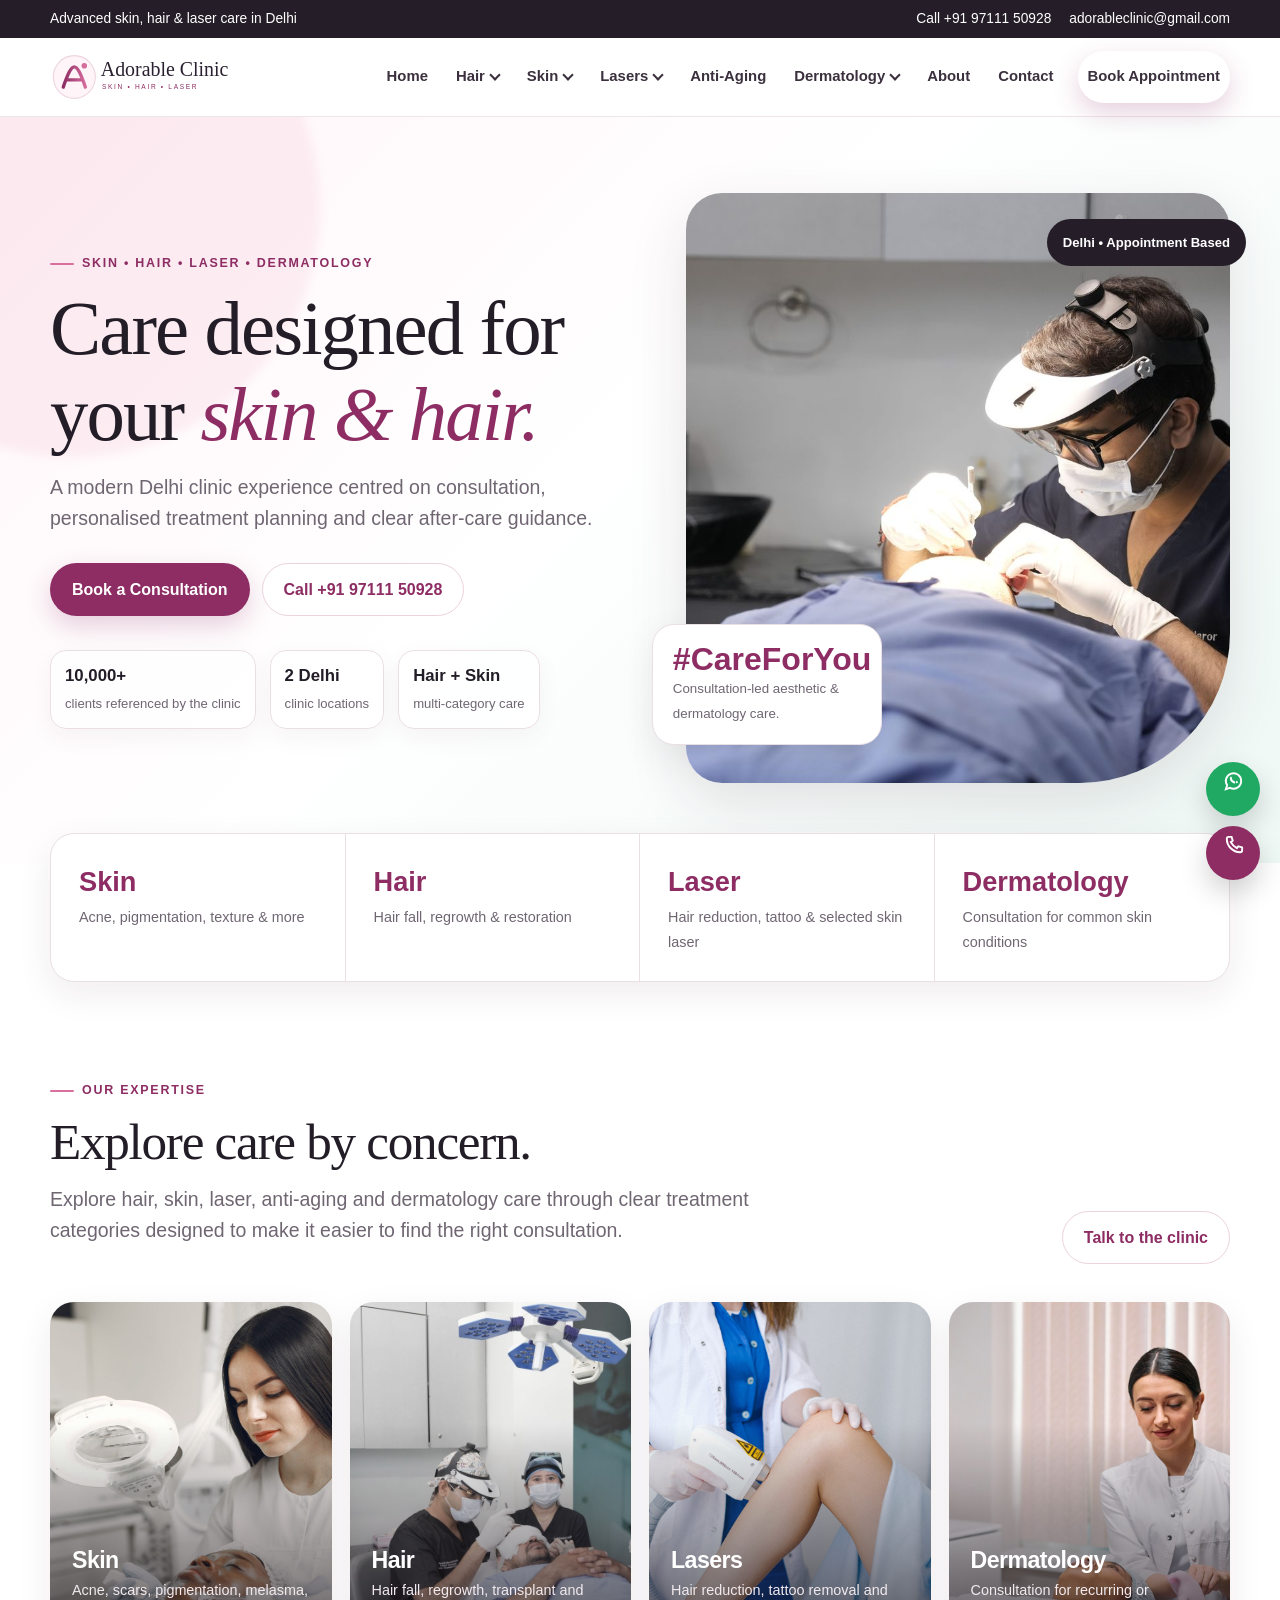
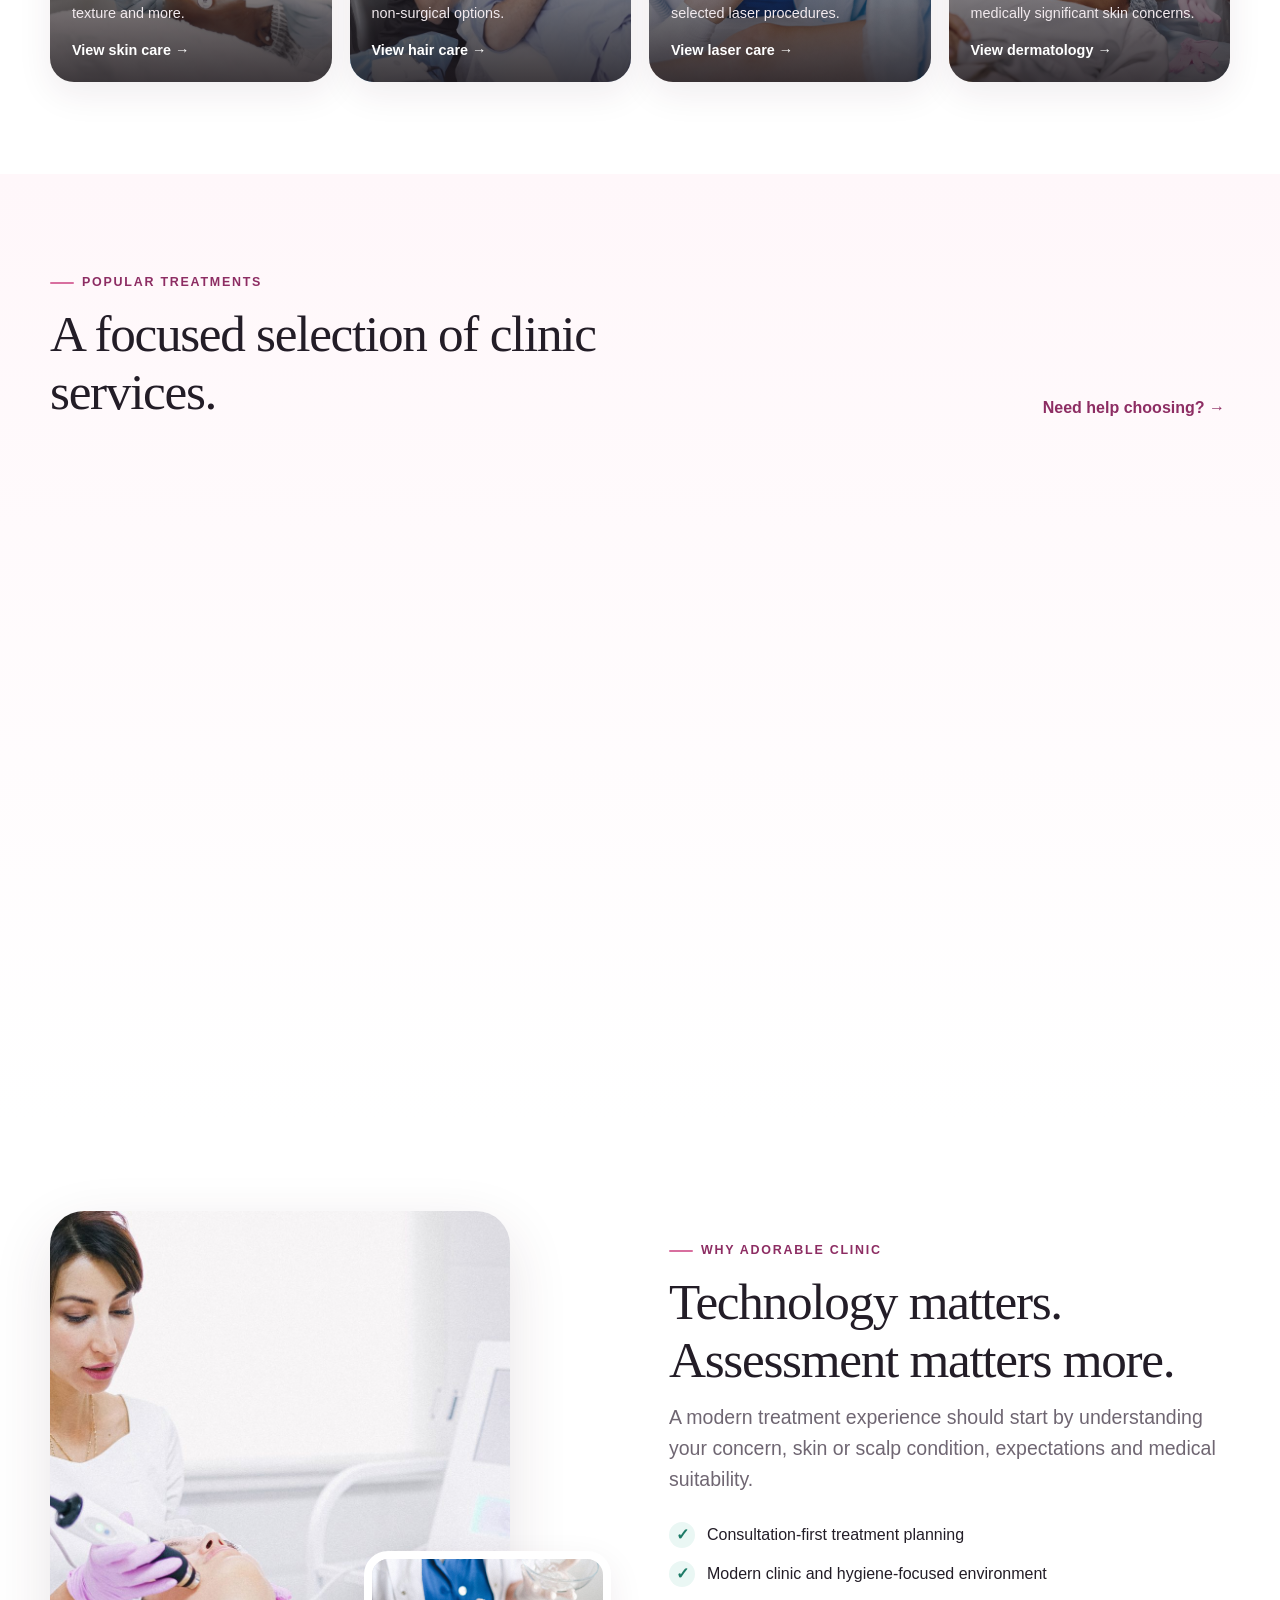
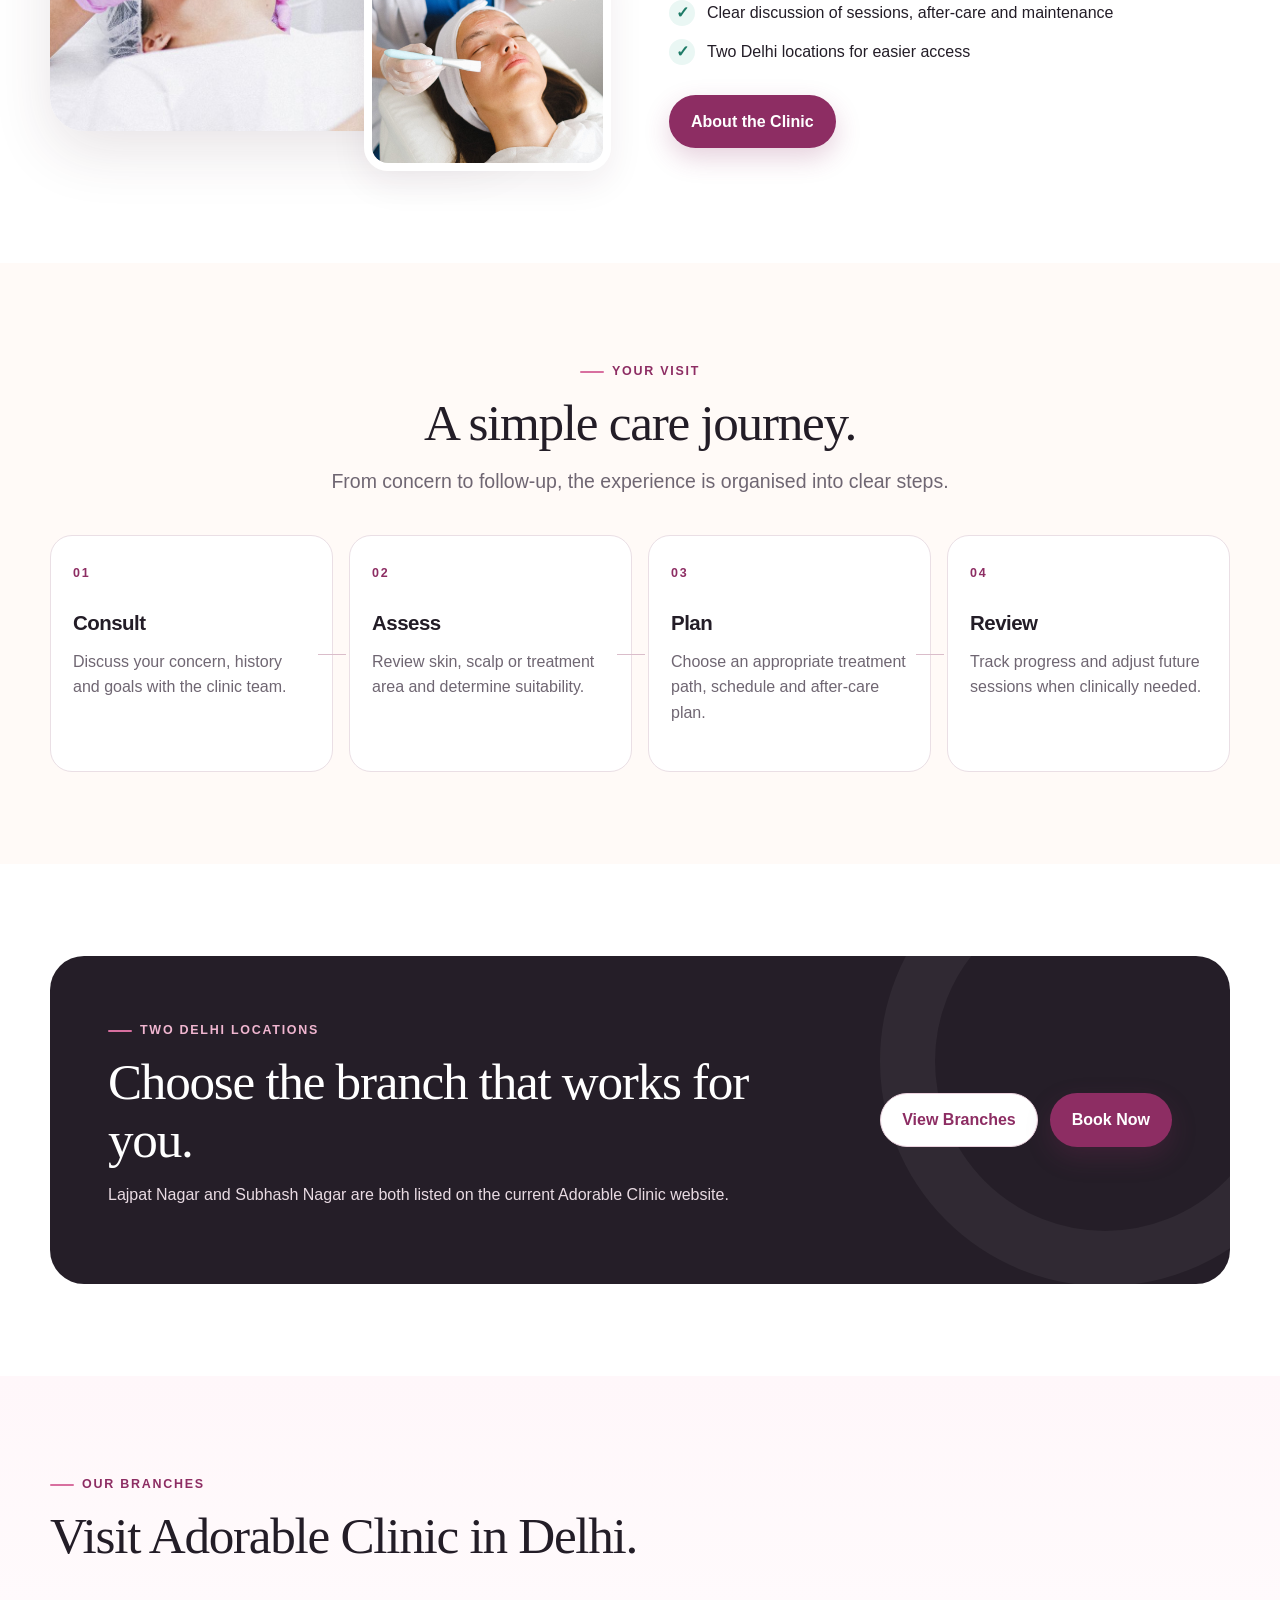
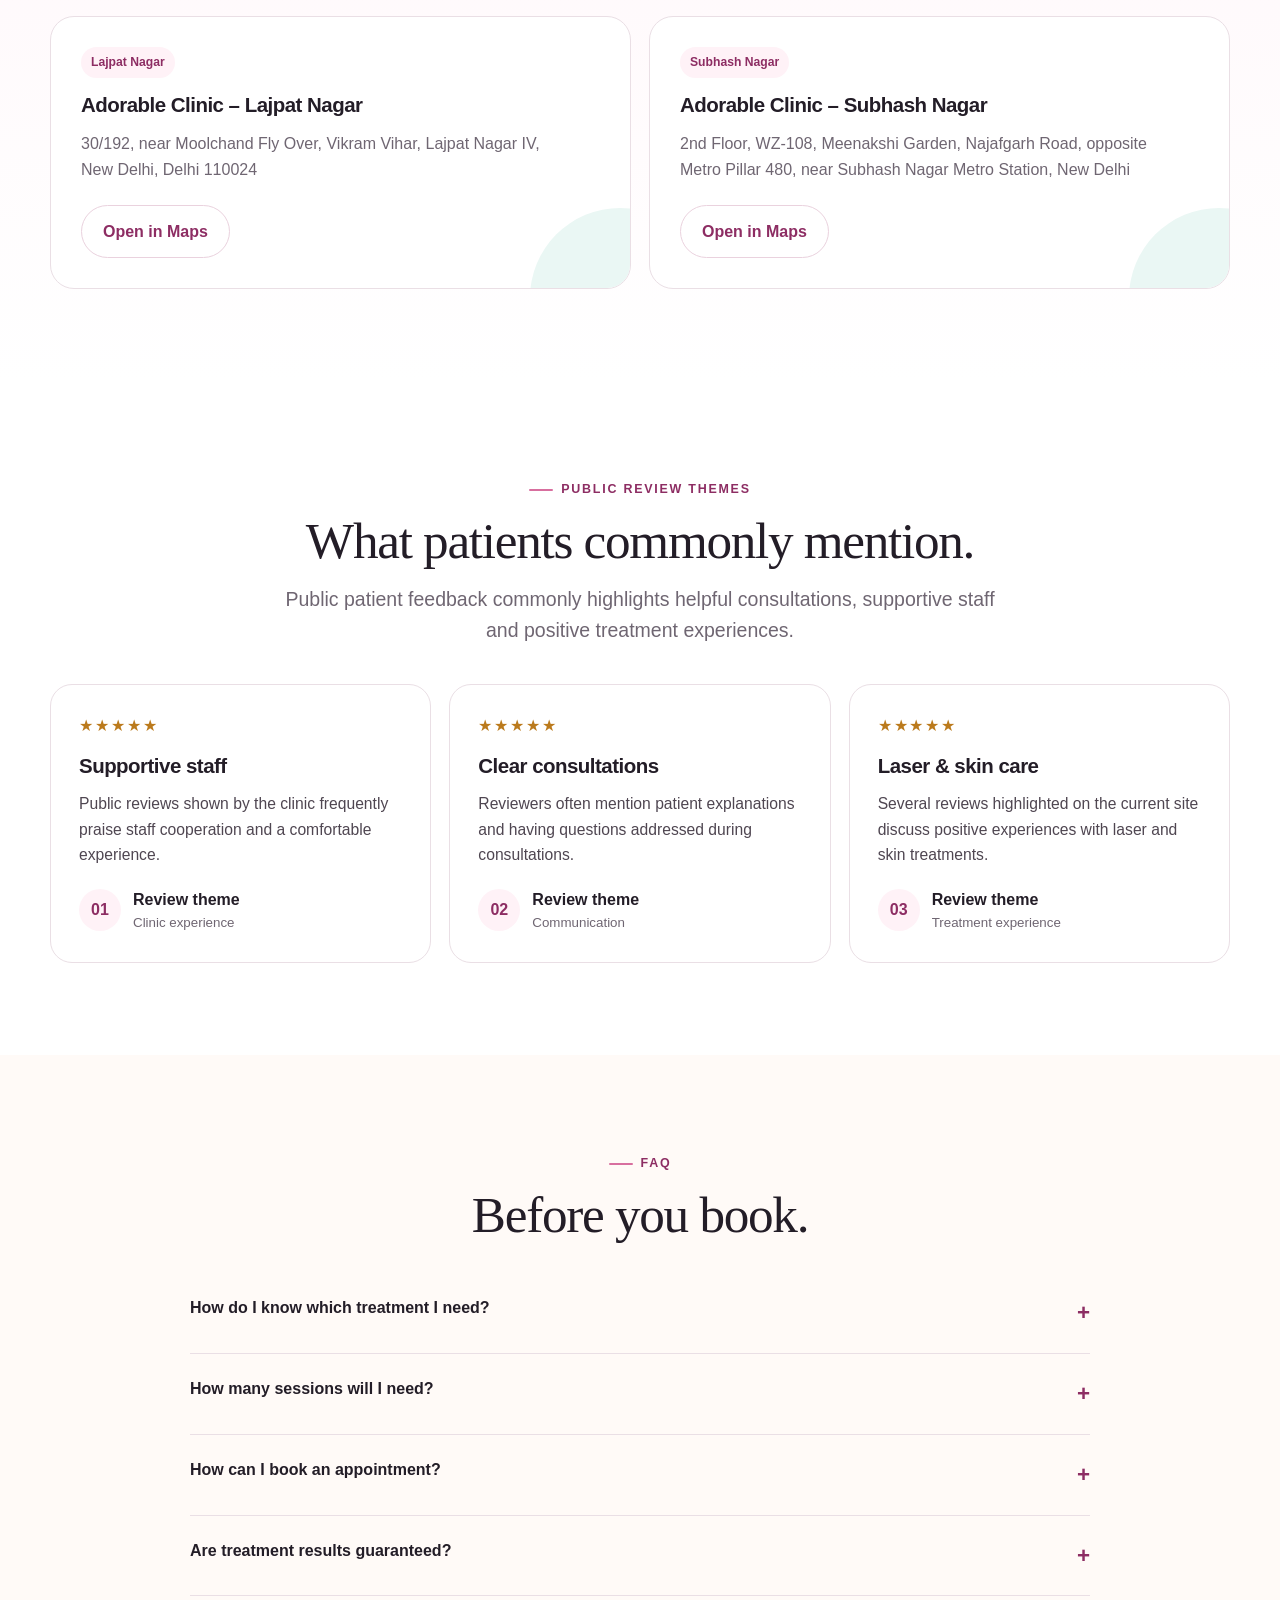
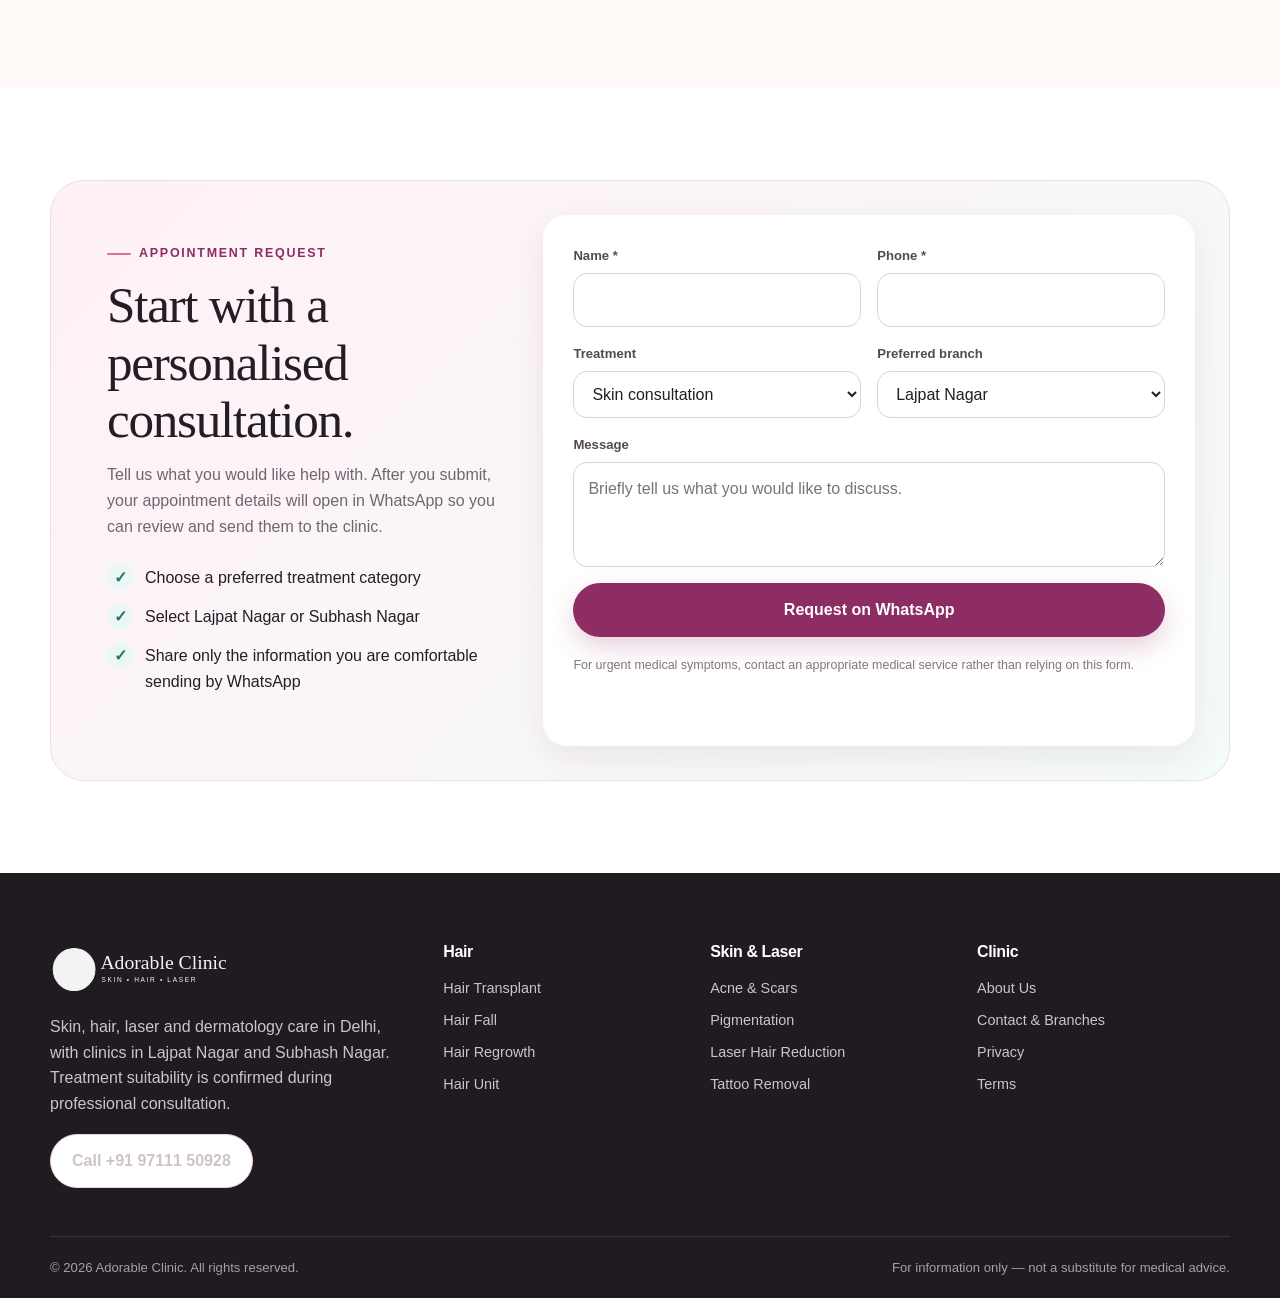
<file: index.html>
<!doctype html>
<html lang="en">
<head>
  <meta charset="utf-8">
  <meta name="viewport" content="width=device-width,initial-scale=1">
  <title>Adorable Clinic | Modern Skin, Hair &amp; Laser Clinic in Delhi</title>
  <meta name="description" content="Skin, hair, laser and dermatology services at Adorable Clinic in Lajpat Nagar and Subhash Nagar, Delhi.">
  <meta name="theme-color" content="#8d2d63">
  <link rel="icon" href="favicon.svg" type="image/svg+xml">
  <link rel="stylesheet" href="assets/css/style.css">
</head>
<body>

<div class="topbar">
  <div class="container topbar-inner">
    <div>Advanced skin, hair &amp; laser care in Delhi</div>
    <div class="right"><a href="tel:+919711150928">Call +91 97111 50928</a><a href="mailto:adorableclinic@gmail.com">adorableclinic@gmail.com</a></div>
  </div>
</div>
<header class="site-header">
  <div class="container navbar">
    <a class="logo" href="index.html" aria-label="Adorable Clinic home"><img src="assets/logo.svg" alt="Adorable Clinic"></a>
    <button class="menu-btn" aria-label="Open menu" aria-expanded="false"><span></span></button>
    <nav class="nav-panel" aria-label="Main navigation">
      <ul class="nav">
        <li><a href="index.html">Home</a></li>
        <li class="has-dropdown"><a class="nav-trigger" href="hair.html" aria-expanded="false">Hair<span class="chev" aria-hidden="true"></span></a><div class="dropdown"><a href="treatment.html?service=hair-transplant">Hair Transplant</a><a href="treatment.html?service=hair-fall">Hair Fall Treatment</a><a href="treatment.html?service=hair-regrowth">Hair Regrowth Program</a><a href="treatment.html?service=hair-unit">Hair Unit</a><a href="treatment.html?service=hair-weaving">Hair Weaving &amp; Wigs</a><a href="treatment.html?service=hair-extension">Hair Extensions</a></div></li>
        <li class="has-dropdown"><a class="nav-trigger" href="skin.html" aria-expanded="false">Skin<span class="chev" aria-hidden="true"></span></a><div class="dropdown"><a href="treatment.html?service=acne-scar">Acne &amp; Acne Scars</a><a href="treatment.html?service=pigmentation">Pigmentation &amp; Dark Spots</a><a href="treatment.html?service=melasma">Melasma</a><a href="treatment.html?service=stretch-marks">Stretch Marks</a><a href="treatment.html?service=open-pores">Open Pores &amp; Texture</a><a href="treatment.html?service=eczema">Eczema Consultation</a></div></li>
        <li class="has-dropdown"><a class="nav-trigger" href="laser.html" aria-expanded="false">Lasers<span class="chev" aria-hidden="true"></span></a><div class="dropdown"><a href="treatment.html?service=laser-hair-removal">Laser Hair Reduction</a><a href="treatment.html?service=full-body-laser">Full Body Laser Hair Reduction</a><a href="treatment.html?service=tattoo-removal">Laser Tattoo Removal</a><a href="treatment.html?service=q-switch">Q-Switched Laser</a><a href="treatment.html?service=wart-tag">Wart &amp; Skin Tag Removal</a></div></li>
        <li><a href="anti-aging.html">Anti-Aging</a></li>
        <li class="has-dropdown"><a class="nav-trigger" href="dermatology.html" aria-expanded="false">Dermatology<span class="chev" aria-hidden="true"></span></a><div class="dropdown"><a href="treatment.html?service=dermatitis">Dermatitis Consultation</a><a href="treatment.html?service=psoriasis">Psoriasis Consultation</a><a href="treatment.html?service=vitiligo">Vitiligo Consultation</a><a href="treatment.html?service=eczema">Eczema Consultation</a><a href="treatment.html?service=pigmentation">Pigmentation Review</a></div></li>
        <li><a href="about.html">About</a></li>
        <li><a href="contact.html">Contact</a></li>
        <li><a class="btn btn-primary nav-cta" href="contact.html#appointment">Book Appointment</a></li>
      </ul>
    </nav>
  </div>
</header>

<main>
<section class="hero">
  <div class="container hero-grid">
    <div class="hero-copy reveal">
      <div class="eyebrow">Skin • Hair • Laser • Dermatology</div>
      <h1>Care designed for your <span>skin &amp; hair.</span></h1>
      <p class="lead">A modern Delhi clinic experience centred on consultation, personalised treatment planning and clear after-care guidance.</p>
      <div class="hero-actions"><a class="btn btn-primary" href="#appointment">Book a Consultation</a><a class="btn btn-light" href="tel:+919711150928">Call +91 97111 50928</a></div>
      <div class="trust-row">
        <div class="trust-chip"><strong>10,000+</strong><span>clients referenced by the clinic</span></div>
        <div class="trust-chip"><strong>2 Delhi</strong><span>clinic locations</span></div>
        <div class="trust-chip"><strong>Hair + Skin</strong><span>multi-category care</span></div>
      </div>
    </div>
    <div class="hero-visual reveal">
      <div class="hero-photo"><img src="assets/images/clinic-treatment-hero.jpg" alt="Dermatology treatment in a modern clinic"></div>
      <div class="hero-note">Delhi • Appointment Based</div>
      <div class="hero-badge"><div class="num">#CareForYou</div><small>Consultation-led aesthetic &amp; dermatology care.</small></div>
    </div>
  </div>
</section>

<div class="stats"><div class="container stats-grid">
  <div class="stat"><strong>Skin</strong><span>Acne, pigmentation, texture &amp; more</span></div>
  <div class="stat"><strong>Hair</strong><span>Hair fall, regrowth &amp; restoration</span></div>
  <div class="stat"><strong>Laser</strong><span>Hair reduction, tattoo &amp; selected skin laser</span></div>
  <div class="stat"><strong>Dermatology</strong><span>Consultation for common skin conditions</span></div>
</div></div>

<section class="section">
  <div class="container">
    <div class="section-head"><div class="text"><div class="eyebrow">Our Expertise</div><h2>Explore care by concern.</h2><p class="lead">Explore hair, skin, laser, anti-aging and dermatology care through clear treatment categories designed to make it easier to find the right consultation.</p></div><a class="btn btn-light" href="contact.html">Talk to the clinic</a></div>
    <div class="category-grid">
      <a class="category-card reveal" href="skin.html"><img src="assets/images/skin-treatment.jpg" alt="Skin treatment"><div class="category-content"><h3>Skin</h3><p>Acne, scars, pigmentation, melasma, texture and more.</p><span class="link">View skin care →</span></div></a>
      <a class="category-card reveal" href="hair.html"><img src="assets/images/hair-transplant.jpg" alt="Hair restoration procedure"><div class="category-content"><h3>Hair</h3><p>Hair fall, regrowth, transplant and non-surgical options.</p><span class="link">View hair care →</span></div></a>
      <a class="category-card reveal" href="laser.html"><img src="assets/images/laser-treatment.jpg" alt="Laser hair reduction treatment"><div class="category-content"><h3>Lasers</h3><p>Hair reduction, tattoo removal and selected laser procedures.</p><span class="link">View laser care →</span></div></a>
      <a class="category-card reveal" href="dermatology.html"><img src="assets/images/consultation.jpg" alt="Dermatology consultation"><div class="category-content"><h3>Dermatology</h3><p>Consultation for recurring or medically significant skin concerns.</p><span class="link">View dermatology →</span></div></a>
    </div>
  </div>
</section>

<section class="section bg-soft">
  <div class="container">
    <div class="section-head"><div class="text"><div class="eyebrow">Popular Treatments</div><h2>A focused selection of clinic services.</h2></div><a class="btn btn-ghost" href="contact.html">Need help choosing? →</a></div>
    <div class="service-grid">
      <article class="service-card reveal"><div class="service-icon">01</div><h3>Hair Transplant</h3><p>Personalised restoration planning for suitable hair-loss patterns.</p><a href="treatment.html?service=hair-transplant">Explore treatment →</a></article><article class="service-card reveal"><div class="service-icon">02</div><h3>Hair Fall Treatment</h3><p>Clinical evaluation for shedding, thinning and scalp-related concerns.</p><a href="treatment.html?service=hair-fall">Explore treatment →</a></article><article class="service-card reveal"><div class="service-icon">03</div><h3>Acne &amp; Acne Scars</h3><p>Assessment-led care for breakouts, marks and textural acne scars.</p><a href="treatment.html?service=acne-scar">Explore treatment →</a></article><article class="service-card reveal"><div class="service-icon">04</div><h3>Pigmentation &amp; Dark Spots</h3><p>Treatment planning for uneven tone and selected pigmentation concerns.</p><a href="treatment.html?service=pigmentation">Explore treatment →</a></article><article class="service-card reveal"><div class="service-icon">05</div><h3>Laser Hair Reduction</h3><p>Laser planning based on area, hair characteristics and skin type.</p><a href="treatment.html?service=laser-hair-removal">Explore treatment →</a></article><article class="service-card reveal"><div class="service-icon">06</div><h3>Laser Tattoo Removal</h3><p>Evaluation of tattoo colour, depth and skin type before treatment.</p><a href="treatment.html?service=tattoo-removal">Explore treatment →</a></article>
    </div>
  </div>
</section>

<section class="section">
  <div class="container split">
    <div class="media-stack reveal"><img class="main-img" src="assets/images/skin-laser.jpg" alt="Modern facial laser treatment"><img class="small-img" src="assets/images/facial-care.jpg" alt="Professional facial care"></div>
    <div class="reveal"><div class="eyebrow">Why Adorable Clinic</div><h2>Technology matters. Assessment matters more.</h2><p class="lead">A modern treatment experience should start by understanding your concern, skin or scalp condition, expectations and medical suitability.</p>
      <ul class="check-list"><li>Consultation-first treatment planning</li><li>Modern clinic and hygiene-focused environment</li><li>Clear discussion of sessions, after-care and maintenance</li><li>Two Delhi locations for easier access</li></ul>
      <a class="btn btn-primary" href="about.html">About the Clinic</a>
    </div>
  </div>
</section>

<section class="section bg-cream">
  <div class="container"><div class="center"><div class="eyebrow">Your Visit</div><h2>A simple care journey.</h2><p class="lead">From concern to follow-up, the experience is organised into clear steps.</p></div>
    <div class="process-grid" style="margin-top:38px"><div class="process-card reveal"><h3>Consult</h3><p>Discuss your concern, history and goals with the clinic team.</p></div><div class="process-card reveal"><h3>Assess</h3><p>Review skin, scalp or treatment area and determine suitability.</p></div><div class="process-card reveal"><h3>Plan</h3><p>Choose an appropriate treatment path, schedule and after-care plan.</p></div><div class="process-card reveal"><h3>Review</h3><p>Track progress and adjust future sessions when clinically needed.</p></div></div>
  </div>
</section>

<section class="section"><div class="container quote-band reveal"><div><div class="eyebrow" style="color:#f0b6d0">Two Delhi Locations</div><h2>Choose the branch that works for you.</h2><p>Lajpat Nagar and Subhash Nagar are both listed on the current Adorable Clinic website.</p></div><div class="actions"><a class="btn btn-light" href="#branches">View Branches</a><a class="btn btn-primary" href="#appointment">Book Now</a></div></div></section>

<section class="section bg-soft" id="branches">
  <div class="container"><div class="section-head"><div class="text"><div class="eyebrow">Our Branches</div><h2>Visit Adorable Clinic in Delhi.</h2></div></div>
    <div class="branch-grid">
      <article class="branch-card reveal"><span class="tag">Lajpat Nagar</span><h3>Adorable Clinic – Lajpat Nagar</h3><address>30/192, near Moolchand Fly Over, Vikram Vihar, Lajpat Nagar IV, New Delhi, Delhi 110024</address><a class="btn btn-light" target="_blank" rel="noopener" href="https://www.google.com/maps/search/?api=1&query=30%2F192%20Vikram%20Vihar%20Lajpat%20Nagar%20New%20Delhi">Open in Maps</a></article>
      <article class="branch-card reveal"><span class="tag">Subhash Nagar</span><h3>Adorable Clinic – Subhash Nagar</h3><address>2nd Floor, WZ-108, Meenakshi Garden, Najafgarh Road, opposite Metro Pillar 480, near Subhash Nagar Metro Station, New Delhi</address><a class="btn btn-light" target="_blank" rel="noopener" href="https://www.google.com/maps/search/?api=1&query=WZ-108%20Meenakshi%20Garden%20Subhash%20Nagar%20New%20Delhi">Open in Maps</a></article>
    </div>
  </div>
</section>

<section class="section">
  <div class="container"><div class="center"><div class="eyebrow">Public Review Themes</div><h2>What patients commonly mention.</h2><p class="lead">Public patient feedback commonly highlights helpful consultations, supportive staff and positive treatment experiences.</p></div>
    <div class="testimonials" style="margin-top:38px"><article class="testimonial reveal"><div class="stars">★★★★★</div><h3>Supportive staff</h3><blockquote>Public reviews shown by the clinic frequently praise staff cooperation and a comfortable experience.</blockquote><div class="person"><div class="avatar">01</div><div><strong>Review theme</strong><small>Clinic experience</small></div></div></article><article class="testimonial reveal"><div class="stars">★★★★★</div><h3>Clear consultations</h3><blockquote>Reviewers often mention patient explanations and having questions addressed during consultations.</blockquote><div class="person"><div class="avatar">02</div><div><strong>Review theme</strong><small>Communication</small></div></div></article><article class="testimonial reveal"><div class="stars">★★★★★</div><h3>Laser &amp; skin care</h3><blockquote>Several reviews highlighted on the current site discuss positive experiences with laser and skin treatments.</blockquote><div class="person"><div class="avatar">03</div><div><strong>Review theme</strong><small>Treatment experience</small></div></div></article></div>
  </div>
</section>

<section class="section bg-cream"><div class="container"><div class="center"><div class="eyebrow">FAQ</div><h2>Before you book.</h2></div><div class="faq" style="margin-top:30px">
  <div class="faq-item"><button class="faq-q" aria-expanded="false"><span>How do I know which treatment I need?</span><span>+</span></button><div class="faq-a"><p>Start with a consultation. Similar-looking concerns can have different causes, so the most suitable treatment depends on an assessment.</p></div></div>
  <div class="faq-item"><button class="faq-q" aria-expanded="false"><span>How many sessions will I need?</span><span>+</span></button><div class="faq-a"><p>It depends on the concern, treatment type, area and individual response. The clinic should discuss an estimated course after assessment.</p></div></div>
  <div class="faq-item"><button class="faq-q" aria-expanded="false"><span>How can I book an appointment?</span><span>+</span></button><div class="faq-a"><p>Use the appointment form to prepare your details, then review and send the message to the clinic on WhatsApp. You can also call the clinic directly.</p></div></div>
  <div class="faq-item"><button class="faq-q" aria-expanded="false"><span>Are treatment results guaranteed?</span><span>+</span></button><div class="faq-a"><p>No. Results, number of sessions, recovery and maintenance can vary by person and treatment.</p></div></div>
</div></div></section>
<section class="section" id="appointment">
  <div class="container appointment-wrap reveal">
    <div class="appointment-info">
      <div class="eyebrow">Appointment Request</div>
      <h2>Start with a personalised consultation.</h2>
      <p>Tell us what you would like help with. After you submit, your appointment details will open in WhatsApp so you can review and send them to the clinic.</p>
      <ul class="check-list">
        <li>Choose a preferred treatment category</li>
        <li>Select Lajpat Nagar or Subhash Nagar</li>
        <li>Share only the information you are comfortable sending by WhatsApp</li>
      </ul>
    </div>
    <form class="appointment-form" data-appointment-form>
      <div class="form-grid">
        <div class="field"><label for="name">Name *</label><input id="name" name="name" autocomplete="name" required></div>
        <div class="field"><label for="phone">Phone *</label><input id="phone" name="phone" inputmode="tel" autocomplete="tel" required></div>
        <div class="field"><label for="service">Treatment</label><select id="service" name="service"><option>Skin consultation</option><option>Hair consultation</option><option>Laser hair reduction</option><option>Acne & acne scars</option><option>Pigmentation</option><option>Hair transplant</option><option>Tattoo removal</option><option>Dermatology consultation</option></select></div>
        <div class="field"><label for="branch">Preferred branch</label><select id="branch" name="branch"><option>Lajpat Nagar</option><option>Subhash Nagar</option><option>Any Delhi branch</option></select></div>
        <div class="field full"><label for="message">Message</label><textarea id="message" name="message" placeholder="Briefly tell us what you would like to discuss."></textarea></div>
        <div class="field full"><button class="btn btn-primary" type="submit">Request on WhatsApp</button><div class="form-status" role="status"></div><p class="form-note">For urgent medical symptoms, contact an appropriate medical service rather than relying on this form.</p></div>
      </div>
    </form>
  </div>
</section>
</main>

<footer class="site-footer">
  <div class="container footer-grid">
    <div>
      <img class="footer-logo" src="assets/logo.svg" alt="Adorable Clinic">
      <p>Skin, hair, laser and dermatology care in Delhi, with clinics in Lajpat Nagar and Subhash Nagar. Treatment suitability is confirmed during professional consultation.</p>
      <a class="btn btn-light" href="tel:+919711150928">Call +91 97111 50928</a>
    </div>
    <div>
      <h4>Hair</h4>
      <ul class="footer-links">
        <li><a href="treatment.html?service=hair-transplant">Hair Transplant</a></li>
        <li><a href="treatment.html?service=hair-fall">Hair Fall</a></li>
        <li><a href="treatment.html?service=hair-regrowth">Hair Regrowth</a></li>
        <li><a href="treatment.html?service=hair-unit">Hair Unit</a></li>
      </ul>
    </div>
    <div>
      <h4>Skin &amp; Laser</h4>
      <ul class="footer-links">
        <li><a href="treatment.html?service=acne-scar">Acne &amp; Scars</a></li>
        <li><a href="treatment.html?service=pigmentation">Pigmentation</a></li>
        <li><a href="treatment.html?service=laser-hair-removal">Laser Hair Reduction</a></li>
        <li><a href="treatment.html?service=tattoo-removal">Tattoo Removal</a></li>
      </ul>
    </div>
    <div>
      <h4>Clinic</h4>
      <ul class="footer-links">
        <li><a href="about.html">About Us</a></li>
        <li><a href="contact.html">Contact &amp; Branches</a></li>
        <li><a href="privacy.html">Privacy</a></li>
        <li><a href="terms.html">Terms</a></li>
      </ul>
    </div>
  </div>
  <div class="container footer-bottom">
    <div>© <span data-year></span> Adorable Clinic. All rights reserved.</div>
    <div>For information only — not a substitute for medical advice.</div>
  </div>
</footer>
<div class="floating-actions" aria-label="Quick contact">
  <a class="float-btn float-wa" href="https://wa.me/919711150928" target="_blank" rel="noopener" aria-label="WhatsApp Adorable Clinic">
    <svg viewBox="0 0 24 24" aria-hidden="true"><path d="M20 11.5a8 8 0 0 1-11.7 7.1L4 20l1.4-4.1A8 8 0 1 1 20 11.5Z"/><path d="M9 8.5c.4 2.4 2.1 4.1 4.5 4.8M14.7 13.2l1.5-1.2M8.9 8.6 10 7.4"/></svg><span>WhatsApp</span>
  </a>
  <a class="float-btn float-call" href="tel:+919711150928" aria-label="Call Adorable Clinic">
    <svg viewBox="0 0 24 24" aria-hidden="true"><path d="M7 3h3l1.2 4-2 1.5a15 15 0 0 0 6.3 6.3l1.5-2L21 14v3c0 1.1-.9 2-2 2C11.3 19 5 12.7 5 5c0-1.1.9-2 2-2Z"/></svg><span>Call</span>
  </a>
</div>
<script src="assets/js/main.js"></script>

</body>
</html>
</file>
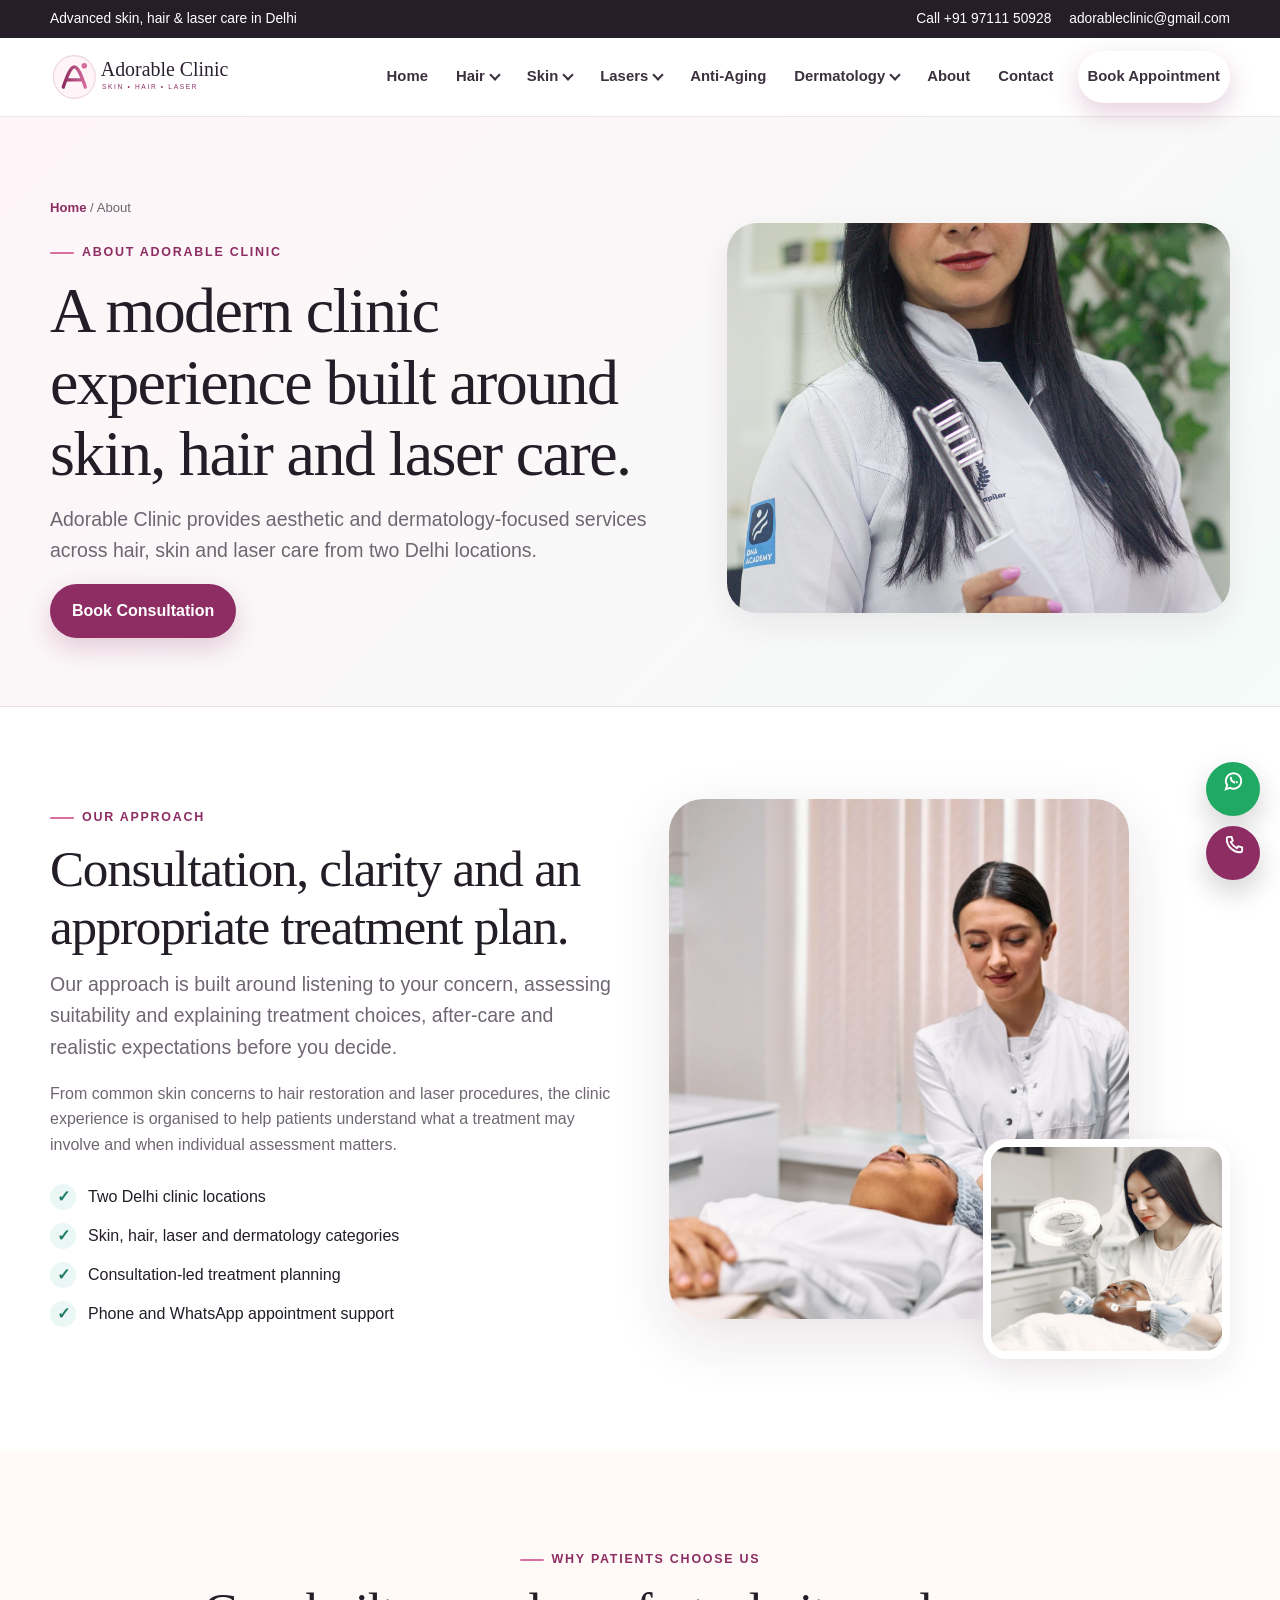
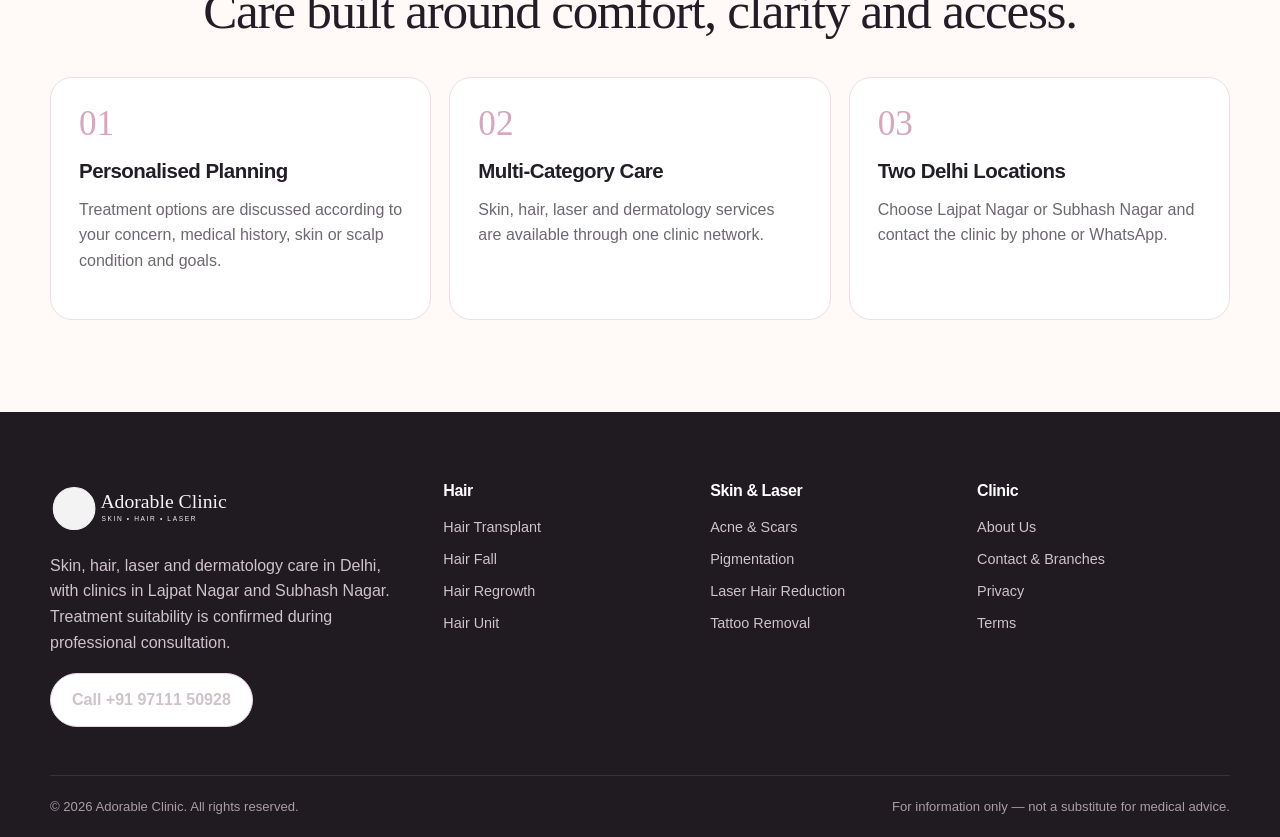
<file: about.html>
<!doctype html>
<html lang="en">
<head>
  <meta charset="utf-8">
  <meta name="viewport" content="width=device-width,initial-scale=1">
  <title>About Adorable Clinic | Delhi Skin, Hair &amp; Laser Clinic</title>
  <meta name="description" content="Learn about Adorable Clinic, its Delhi locations and its skin, hair, laser and dermatology services.">
  <meta name="theme-color" content="#8d2d63">
  <link rel="icon" href="favicon.svg" type="image/svg+xml">
  <link rel="stylesheet" href="assets/css/style.css">
</head>
<body>

<div class="topbar">
  <div class="container topbar-inner">
    <div>Advanced skin, hair &amp; laser care in Delhi</div>
    <div class="right"><a href="tel:+919711150928">Call +91 97111 50928</a><a href="mailto:adorableclinic@gmail.com">adorableclinic@gmail.com</a></div>
  </div>
</div>
<header class="site-header">
  <div class="container navbar">
    <a class="logo" href="index.html" aria-label="Adorable Clinic home"><img src="assets/logo.svg" alt="Adorable Clinic"></a>
    <button class="menu-btn" aria-label="Open menu" aria-expanded="false"><span></span></button>
    <nav class="nav-panel" aria-label="Main navigation">
      <ul class="nav">
        <li><a href="index.html">Home</a></li>
        <li class="has-dropdown"><a class="nav-trigger" href="hair.html" aria-expanded="false">Hair<span class="chev" aria-hidden="true"></span></a><div class="dropdown"><a href="treatment.html?service=hair-transplant">Hair Transplant</a><a href="treatment.html?service=hair-fall">Hair Fall Treatment</a><a href="treatment.html?service=hair-regrowth">Hair Regrowth Program</a><a href="treatment.html?service=hair-unit">Hair Unit</a><a href="treatment.html?service=hair-weaving">Hair Weaving &amp; Wigs</a><a href="treatment.html?service=hair-extension">Hair Extensions</a></div></li>
        <li class="has-dropdown"><a class="nav-trigger" href="skin.html" aria-expanded="false">Skin<span class="chev" aria-hidden="true"></span></a><div class="dropdown"><a href="treatment.html?service=acne-scar">Acne &amp; Acne Scars</a><a href="treatment.html?service=pigmentation">Pigmentation &amp; Dark Spots</a><a href="treatment.html?service=melasma">Melasma</a><a href="treatment.html?service=stretch-marks">Stretch Marks</a><a href="treatment.html?service=open-pores">Open Pores &amp; Texture</a><a href="treatment.html?service=eczema">Eczema Consultation</a></div></li>
        <li class="has-dropdown"><a class="nav-trigger" href="laser.html" aria-expanded="false">Lasers<span class="chev" aria-hidden="true"></span></a><div class="dropdown"><a href="treatment.html?service=laser-hair-removal">Laser Hair Reduction</a><a href="treatment.html?service=full-body-laser">Full Body Laser Hair Reduction</a><a href="treatment.html?service=tattoo-removal">Laser Tattoo Removal</a><a href="treatment.html?service=q-switch">Q-Switched Laser</a><a href="treatment.html?service=wart-tag">Wart &amp; Skin Tag Removal</a></div></li>
        <li><a href="anti-aging.html">Anti-Aging</a></li>
        <li class="has-dropdown"><a class="nav-trigger" href="dermatology.html" aria-expanded="false">Dermatology<span class="chev" aria-hidden="true"></span></a><div class="dropdown"><a href="treatment.html?service=dermatitis">Dermatitis Consultation</a><a href="treatment.html?service=psoriasis">Psoriasis Consultation</a><a href="treatment.html?service=vitiligo">Vitiligo Consultation</a><a href="treatment.html?service=eczema">Eczema Consultation</a><a href="treatment.html?service=pigmentation">Pigmentation Review</a></div></li>
        <li><a href="about.html">About</a></li>
        <li><a href="contact.html">Contact</a></li>
        <li><a class="btn btn-primary nav-cta" href="contact.html#appointment">Book Appointment</a></li>
      </ul>
    </nav>
  </div>
</header>
<main>
<section class="page-hero"><div class="container page-hero-grid"><div class="reveal"><div class="breadcrumbs"><a href="index.html">Home</a> / About</div><div class="eyebrow">About Adorable Clinic</div><h1>A modern clinic experience built around skin, hair and laser care.</h1><p class="lead">Adorable Clinic provides aesthetic and dermatology-focused services across hair, skin and laser care from two Delhi locations.</p><a class="btn btn-primary" href="contact.html#appointment">Book Consultation</a></div><div class="visual reveal"><img src="assets/images/doctor.jpg" alt="Clinic professional"></div></div></section>
<section class="section"><div class="container split"><div class="reveal"><div class="eyebrow">Our Approach</div><h2>Consultation, clarity and an appropriate treatment plan.</h2><p class="lead">Our approach is built around listening to your concern, assessing suitability and explaining treatment choices, after-care and realistic expectations before you decide.</p><p>From common skin concerns to hair restoration and laser procedures, the clinic experience is organised to help patients understand what a treatment may involve and when individual assessment matters.</p><ul class="check-list"><li>Two Delhi clinic locations</li><li>Skin, hair, laser and dermatology categories</li><li>Consultation-led treatment planning</li><li>Phone and WhatsApp appointment support</li></ul></div><div class="media-stack reveal"><img class="main-img" src="assets/images/consultation.jpg" alt="Clinic treatment room"><img class="small-img" src="assets/images/skin-treatment.jpg" alt="Skin care treatment"></div></div></section>
<section class="section bg-cream"><div class="container"><div class="center"><div class="eyebrow">Why Patients Choose Us</div><h2>Care built around comfort, clarity and access.</h2></div><div class="feature-grid" style="margin-top:38px"><div class="feature-card reveal"><div class="feature-no">01</div><h3>Personalised Planning</h3><p>Treatment options are discussed according to your concern, medical history, skin or scalp condition and goals.</p></div><div class="feature-card reveal"><div class="feature-no">02</div><h3>Multi-Category Care</h3><p>Skin, hair, laser and dermatology services are available through one clinic network.</p></div><div class="feature-card reveal"><div class="feature-no">03</div><h3>Two Delhi Locations</h3><p>Choose Lajpat Nagar or Subhash Nagar and contact the clinic by phone or WhatsApp.</p></div></div></div></section>
</main>

<footer class="site-footer">
  <div class="container footer-grid">
    <div>
      <img class="footer-logo" src="assets/logo.svg" alt="Adorable Clinic">
      <p>Skin, hair, laser and dermatology care in Delhi, with clinics in Lajpat Nagar and Subhash Nagar. Treatment suitability is confirmed during professional consultation.</p>
      <a class="btn btn-light" href="tel:+919711150928">Call +91 97111 50928</a>
    </div>
    <div>
      <h4>Hair</h4>
      <ul class="footer-links">
        <li><a href="treatment.html?service=hair-transplant">Hair Transplant</a></li>
        <li><a href="treatment.html?service=hair-fall">Hair Fall</a></li>
        <li><a href="treatment.html?service=hair-regrowth">Hair Regrowth</a></li>
        <li><a href="treatment.html?service=hair-unit">Hair Unit</a></li>
      </ul>
    </div>
    <div>
      <h4>Skin &amp; Laser</h4>
      <ul class="footer-links">
        <li><a href="treatment.html?service=acne-scar">Acne &amp; Scars</a></li>
        <li><a href="treatment.html?service=pigmentation">Pigmentation</a></li>
        <li><a href="treatment.html?service=laser-hair-removal">Laser Hair Reduction</a></li>
        <li><a href="treatment.html?service=tattoo-removal">Tattoo Removal</a></li>
      </ul>
    </div>
    <div>
      <h4>Clinic</h4>
      <ul class="footer-links">
        <li><a href="about.html">About Us</a></li>
        <li><a href="contact.html">Contact &amp; Branches</a></li>
        <li><a href="privacy.html">Privacy</a></li>
        <li><a href="terms.html">Terms</a></li>
      </ul>
    </div>
  </div>
  <div class="container footer-bottom">
    <div>© <span data-year></span> Adorable Clinic. All rights reserved.</div>
    <div>For information only — not a substitute for medical advice.</div>
  </div>
</footer>
<div class="floating-actions" aria-label="Quick contact">
  <a class="float-btn float-wa" href="https://wa.me/919711150928" target="_blank" rel="noopener" aria-label="WhatsApp Adorable Clinic">
    <svg viewBox="0 0 24 24" aria-hidden="true"><path d="M20 11.5a8 8 0 0 1-11.7 7.1L4 20l1.4-4.1A8 8 0 1 1 20 11.5Z"/><path d="M9 8.5c.4 2.4 2.1 4.1 4.5 4.8M14.7 13.2l1.5-1.2M8.9 8.6 10 7.4"/></svg><span>WhatsApp</span>
  </a>
  <a class="float-btn float-call" href="tel:+919711150928" aria-label="Call Adorable Clinic">
    <svg viewBox="0 0 24 24" aria-hidden="true"><path d="M7 3h3l1.2 4-2 1.5a15 15 0 0 0 6.3 6.3l1.5-2L21 14v3c0 1.1-.9 2-2 2C11.3 19 5 12.7 5 5c0-1.1.9-2 2-2Z"/></svg><span>Call</span>
  </a>
</div>
<script src="assets/js/main.js"></script>

</body>
</html>
</file>
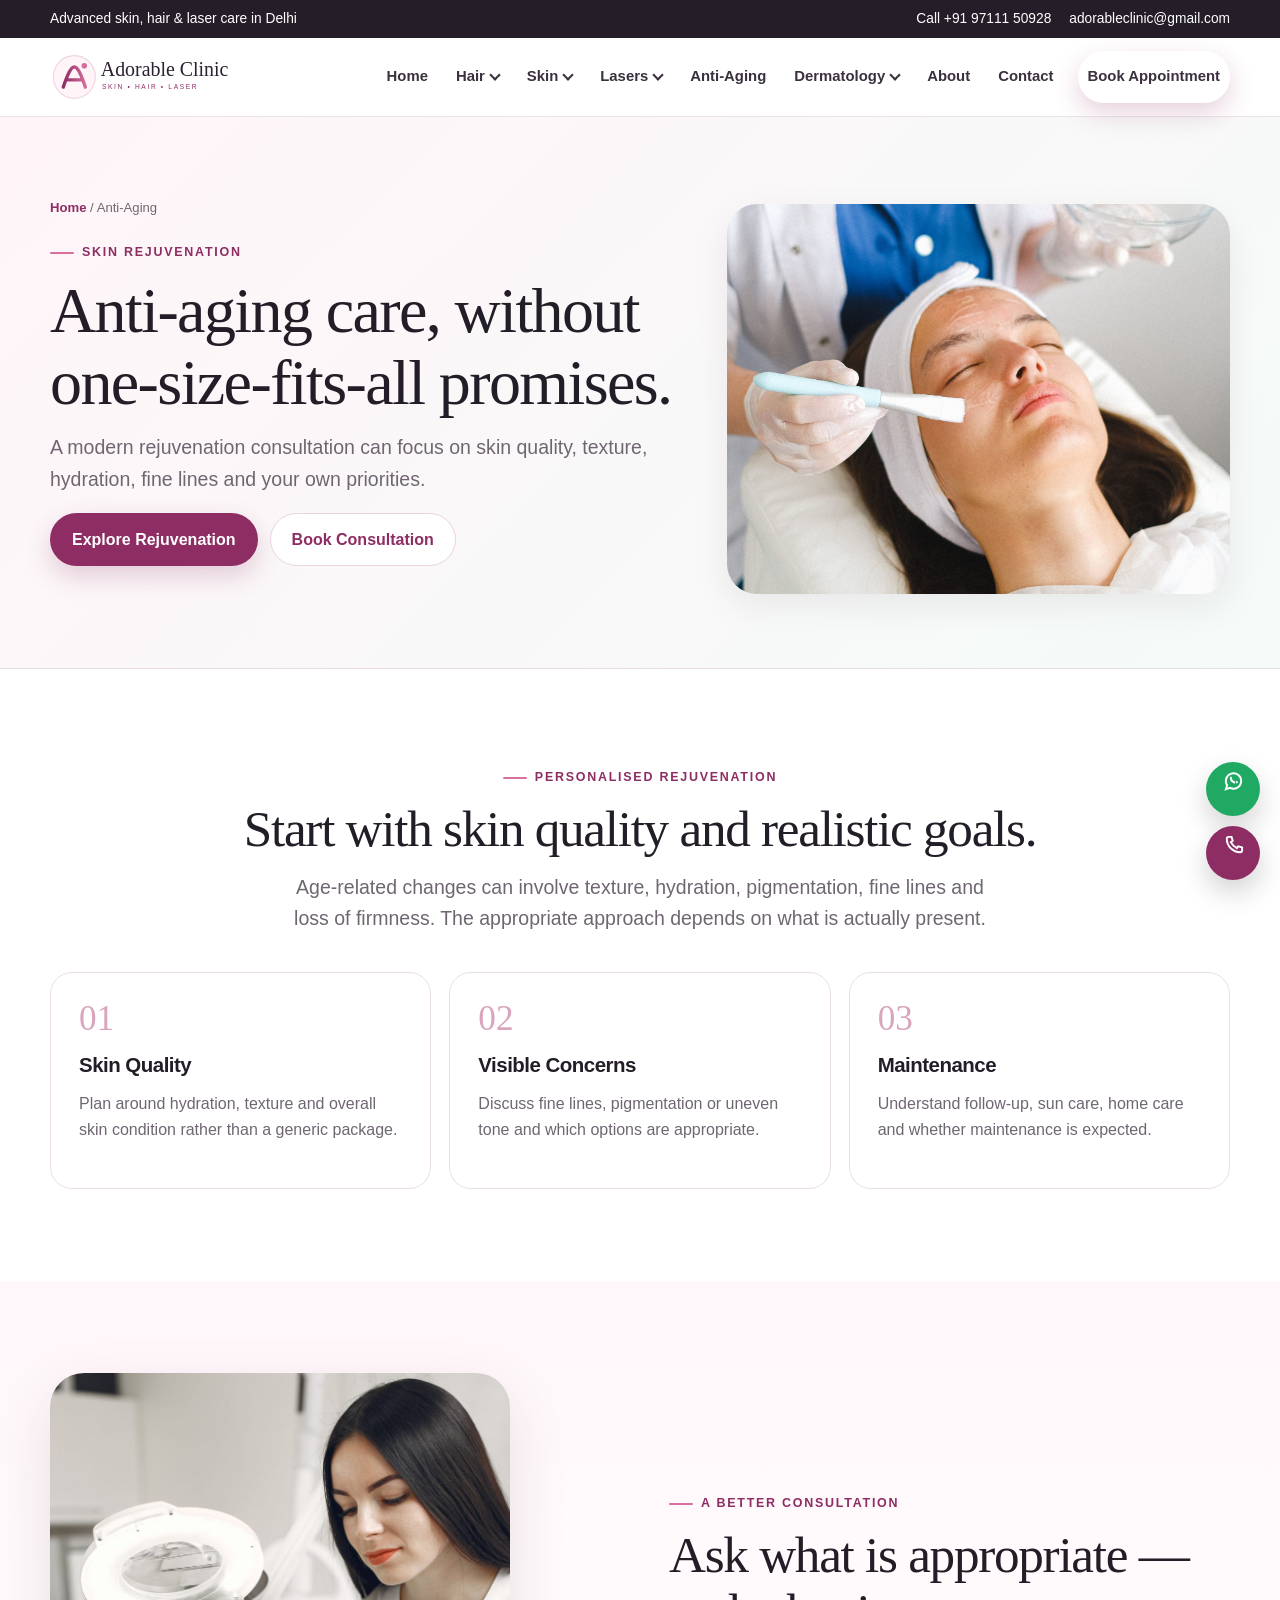
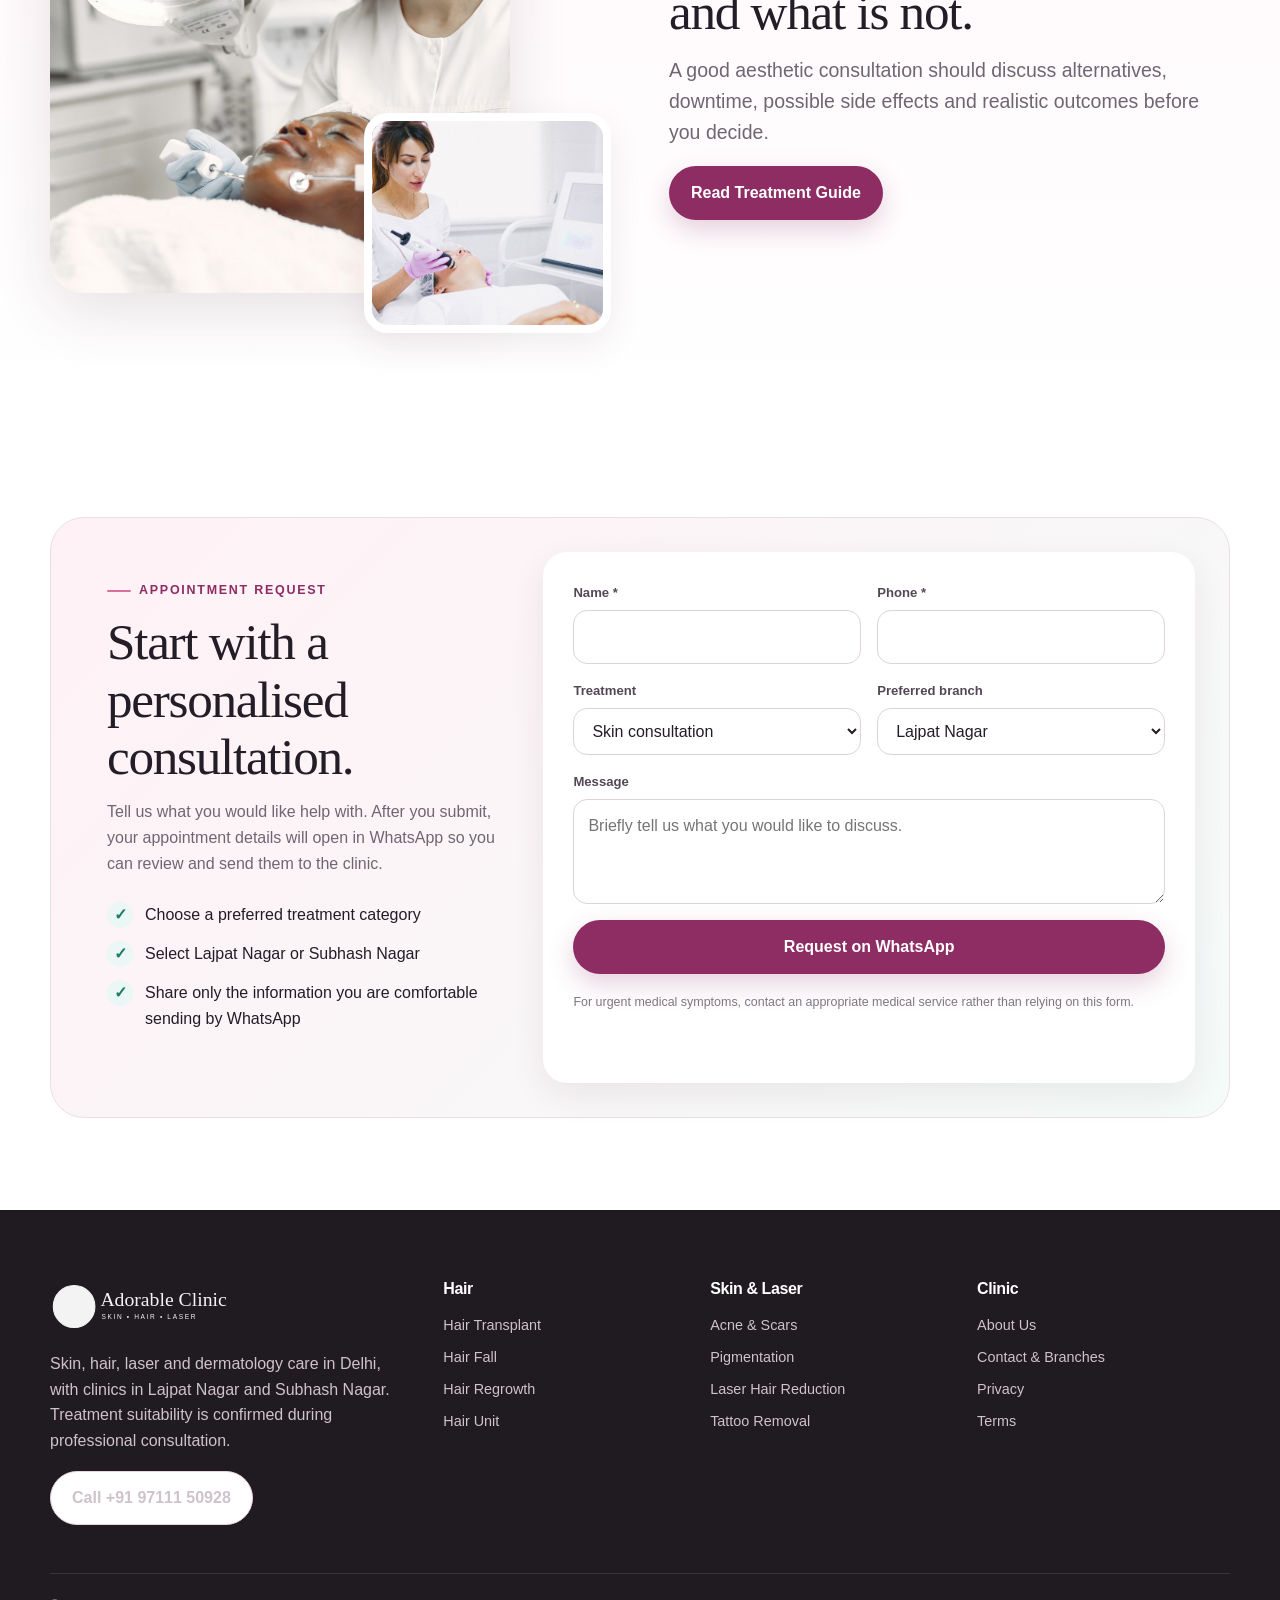
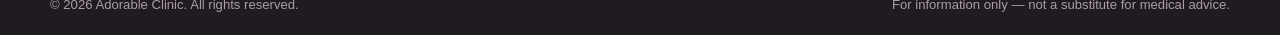
<file: anti-aging.html>
<!doctype html>
<html lang="en">
<head>
  <meta charset="utf-8">
  <meta name="viewport" content="width=device-width,initial-scale=1">
  <title>Anti-Aging &amp; Skin Rejuvenation in Delhi | Adorable Clinic</title>
  <meta name="description" content="Personalised anti-aging and skin rejuvenation consultation in Delhi focused on realistic treatment planning.">
  <meta name="theme-color" content="#8d2d63">
  <link rel="icon" href="favicon.svg" type="image/svg+xml">
  <link rel="stylesheet" href="assets/css/style.css">
</head>
<body>

<div class="topbar">
  <div class="container topbar-inner">
    <div>Advanced skin, hair &amp; laser care in Delhi</div>
    <div class="right"><a href="tel:+919711150928">Call +91 97111 50928</a><a href="mailto:adorableclinic@gmail.com">adorableclinic@gmail.com</a></div>
  </div>
</div>
<header class="site-header">
  <div class="container navbar">
    <a class="logo" href="index.html" aria-label="Adorable Clinic home"><img src="assets/logo.svg" alt="Adorable Clinic"></a>
    <button class="menu-btn" aria-label="Open menu" aria-expanded="false"><span></span></button>
    <nav class="nav-panel" aria-label="Main navigation">
      <ul class="nav">
        <li><a href="index.html">Home</a></li>
        <li class="has-dropdown"><a class="nav-trigger" href="hair.html" aria-expanded="false">Hair<span class="chev" aria-hidden="true"></span></a><div class="dropdown"><a href="treatment.html?service=hair-transplant">Hair Transplant</a><a href="treatment.html?service=hair-fall">Hair Fall Treatment</a><a href="treatment.html?service=hair-regrowth">Hair Regrowth Program</a><a href="treatment.html?service=hair-unit">Hair Unit</a><a href="treatment.html?service=hair-weaving">Hair Weaving &amp; Wigs</a><a href="treatment.html?service=hair-extension">Hair Extensions</a></div></li>
        <li class="has-dropdown"><a class="nav-trigger" href="skin.html" aria-expanded="false">Skin<span class="chev" aria-hidden="true"></span></a><div class="dropdown"><a href="treatment.html?service=acne-scar">Acne &amp; Acne Scars</a><a href="treatment.html?service=pigmentation">Pigmentation &amp; Dark Spots</a><a href="treatment.html?service=melasma">Melasma</a><a href="treatment.html?service=stretch-marks">Stretch Marks</a><a href="treatment.html?service=open-pores">Open Pores &amp; Texture</a><a href="treatment.html?service=eczema">Eczema Consultation</a></div></li>
        <li class="has-dropdown"><a class="nav-trigger" href="laser.html" aria-expanded="false">Lasers<span class="chev" aria-hidden="true"></span></a><div class="dropdown"><a href="treatment.html?service=laser-hair-removal">Laser Hair Reduction</a><a href="treatment.html?service=full-body-laser">Full Body Laser Hair Reduction</a><a href="treatment.html?service=tattoo-removal">Laser Tattoo Removal</a><a href="treatment.html?service=q-switch">Q-Switched Laser</a><a href="treatment.html?service=wart-tag">Wart &amp; Skin Tag Removal</a></div></li>
        <li><a href="anti-aging.html">Anti-Aging</a></li>
        <li class="has-dropdown"><a class="nav-trigger" href="dermatology.html" aria-expanded="false">Dermatology<span class="chev" aria-hidden="true"></span></a><div class="dropdown"><a href="treatment.html?service=dermatitis">Dermatitis Consultation</a><a href="treatment.html?service=psoriasis">Psoriasis Consultation</a><a href="treatment.html?service=vitiligo">Vitiligo Consultation</a><a href="treatment.html?service=eczema">Eczema Consultation</a><a href="treatment.html?service=pigmentation">Pigmentation Review</a></div></li>
        <li><a href="about.html">About</a></li>
        <li><a href="contact.html">Contact</a></li>
        <li><a class="btn btn-primary nav-cta" href="contact.html#appointment">Book Appointment</a></li>
      </ul>
    </nav>
  </div>
</header>
<main>
<section class="page-hero"><div class="container page-hero-grid"><div class="reveal"><div class="breadcrumbs"><a href="index.html">Home</a> / Anti-Aging</div><div class="eyebrow">Skin Rejuvenation</div><h1>Anti-aging care, without one-size-fits-all promises.</h1><p class="lead">A modern rejuvenation consultation can focus on skin quality, texture, hydration, fine lines and your own priorities.</p><div class="hero-actions"><a class="btn btn-primary" href="treatment.html?service=anti-aging">Explore Rejuvenation</a><a class="btn btn-light" href="contact.html#appointment">Book Consultation</a></div></div><div class="visual reveal"><img src="assets/images/facial-care.jpg" alt="Professional facial rejuvenation care"></div></div></section>
<section class="section"><div class="container"><div class="center"><div class="eyebrow">Personalised Rejuvenation</div><h2>Start with skin quality and realistic goals.</h2><p class="lead">Age-related changes can involve texture, hydration, pigmentation, fine lines and loss of firmness. The appropriate approach depends on what is actually present.</p></div><div class="feature-grid" style="margin-top:38px"><div class="feature-card reveal"><div class="feature-no">01</div><h3>Skin Quality</h3><p>Plan around hydration, texture and overall skin condition rather than a generic package.</p></div><div class="feature-card reveal"><div class="feature-no">02</div><h3>Visible Concerns</h3><p>Discuss fine lines, pigmentation or uneven tone and which options are appropriate.</p></div><div class="feature-card reveal"><div class="feature-no">03</div><h3>Maintenance</h3><p>Understand follow-up, sun care, home care and whether maintenance is expected.</p></div></div></div></section>
<section class="section bg-soft"><div class="container split"><div class="media-stack reveal"><img class="main-img" src="assets/images/skin-treatment.jpg" alt="Skin treatment"><img class="small-img" src="assets/images/skin-laser.jpg" alt="Laser skin treatment"></div><div class="reveal"><div class="eyebrow">A Better Consultation</div><h2>Ask what is appropriate — and what is not.</h2><p class="lead">A good aesthetic consultation should discuss alternatives, downtime, possible side effects and realistic outcomes before you decide.</p><a class="btn btn-primary" href="treatment.html?service=anti-aging">Read Treatment Guide</a></div></div></section>
<section class="section" id="appointment">
  <div class="container appointment-wrap reveal">
    <div class="appointment-info">
      <div class="eyebrow">Appointment Request</div>
      <h2>Start with a personalised consultation.</h2>
      <p>Tell us what you would like help with. After you submit, your appointment details will open in WhatsApp so you can review and send them to the clinic.</p>
      <ul class="check-list">
        <li>Choose a preferred treatment category</li>
        <li>Select Lajpat Nagar or Subhash Nagar</li>
        <li>Share only the information you are comfortable sending by WhatsApp</li>
      </ul>
    </div>
    <form class="appointment-form" data-appointment-form>
      <div class="form-grid">
        <div class="field"><label for="name">Name *</label><input id="name" name="name" autocomplete="name" required></div>
        <div class="field"><label for="phone">Phone *</label><input id="phone" name="phone" inputmode="tel" autocomplete="tel" required></div>
        <div class="field"><label for="service">Treatment</label><select id="service" name="service"><option>Skin consultation</option><option>Hair consultation</option><option>Laser hair reduction</option><option>Acne & acne scars</option><option>Pigmentation</option><option>Hair transplant</option><option>Tattoo removal</option><option>Dermatology consultation</option></select></div>
        <div class="field"><label for="branch">Preferred branch</label><select id="branch" name="branch"><option>Lajpat Nagar</option><option>Subhash Nagar</option><option>Any Delhi branch</option></select></div>
        <div class="field full"><label for="message">Message</label><textarea id="message" name="message" placeholder="Briefly tell us what you would like to discuss."></textarea></div>
        <div class="field full"><button class="btn btn-primary" type="submit">Request on WhatsApp</button><div class="form-status" role="status"></div><p class="form-note">For urgent medical symptoms, contact an appropriate medical service rather than relying on this form.</p></div>
      </div>
    </form>
  </div>
</section></main>

<footer class="site-footer">
  <div class="container footer-grid">
    <div>
      <img class="footer-logo" src="assets/logo.svg" alt="Adorable Clinic">
      <p>Skin, hair, laser and dermatology care in Delhi, with clinics in Lajpat Nagar and Subhash Nagar. Treatment suitability is confirmed during professional consultation.</p>
      <a class="btn btn-light" href="tel:+919711150928">Call +91 97111 50928</a>
    </div>
    <div>
      <h4>Hair</h4>
      <ul class="footer-links">
        <li><a href="treatment.html?service=hair-transplant">Hair Transplant</a></li>
        <li><a href="treatment.html?service=hair-fall">Hair Fall</a></li>
        <li><a href="treatment.html?service=hair-regrowth">Hair Regrowth</a></li>
        <li><a href="treatment.html?service=hair-unit">Hair Unit</a></li>
      </ul>
    </div>
    <div>
      <h4>Skin &amp; Laser</h4>
      <ul class="footer-links">
        <li><a href="treatment.html?service=acne-scar">Acne &amp; Scars</a></li>
        <li><a href="treatment.html?service=pigmentation">Pigmentation</a></li>
        <li><a href="treatment.html?service=laser-hair-removal">Laser Hair Reduction</a></li>
        <li><a href="treatment.html?service=tattoo-removal">Tattoo Removal</a></li>
      </ul>
    </div>
    <div>
      <h4>Clinic</h4>
      <ul class="footer-links">
        <li><a href="about.html">About Us</a></li>
        <li><a href="contact.html">Contact &amp; Branches</a></li>
        <li><a href="privacy.html">Privacy</a></li>
        <li><a href="terms.html">Terms</a></li>
      </ul>
    </div>
  </div>
  <div class="container footer-bottom">
    <div>© <span data-year></span> Adorable Clinic. All rights reserved.</div>
    <div>For information only — not a substitute for medical advice.</div>
  </div>
</footer>
<div class="floating-actions" aria-label="Quick contact">
  <a class="float-btn float-wa" href="https://wa.me/919711150928" target="_blank" rel="noopener" aria-label="WhatsApp Adorable Clinic">
    <svg viewBox="0 0 24 24" aria-hidden="true"><path d="M20 11.5a8 8 0 0 1-11.7 7.1L4 20l1.4-4.1A8 8 0 1 1 20 11.5Z"/><path d="M9 8.5c.4 2.4 2.1 4.1 4.5 4.8M14.7 13.2l1.5-1.2M8.9 8.6 10 7.4"/></svg><span>WhatsApp</span>
  </a>
  <a class="float-btn float-call" href="tel:+919711150928" aria-label="Call Adorable Clinic">
    <svg viewBox="0 0 24 24" aria-hidden="true"><path d="M7 3h3l1.2 4-2 1.5a15 15 0 0 0 6.3 6.3l1.5-2L21 14v3c0 1.1-.9 2-2 2C11.3 19 5 12.7 5 5c0-1.1.9-2 2-2Z"/></svg><span>Call</span>
  </a>
</div>
<script src="assets/js/main.js"></script>

</body>
</html>
</file>
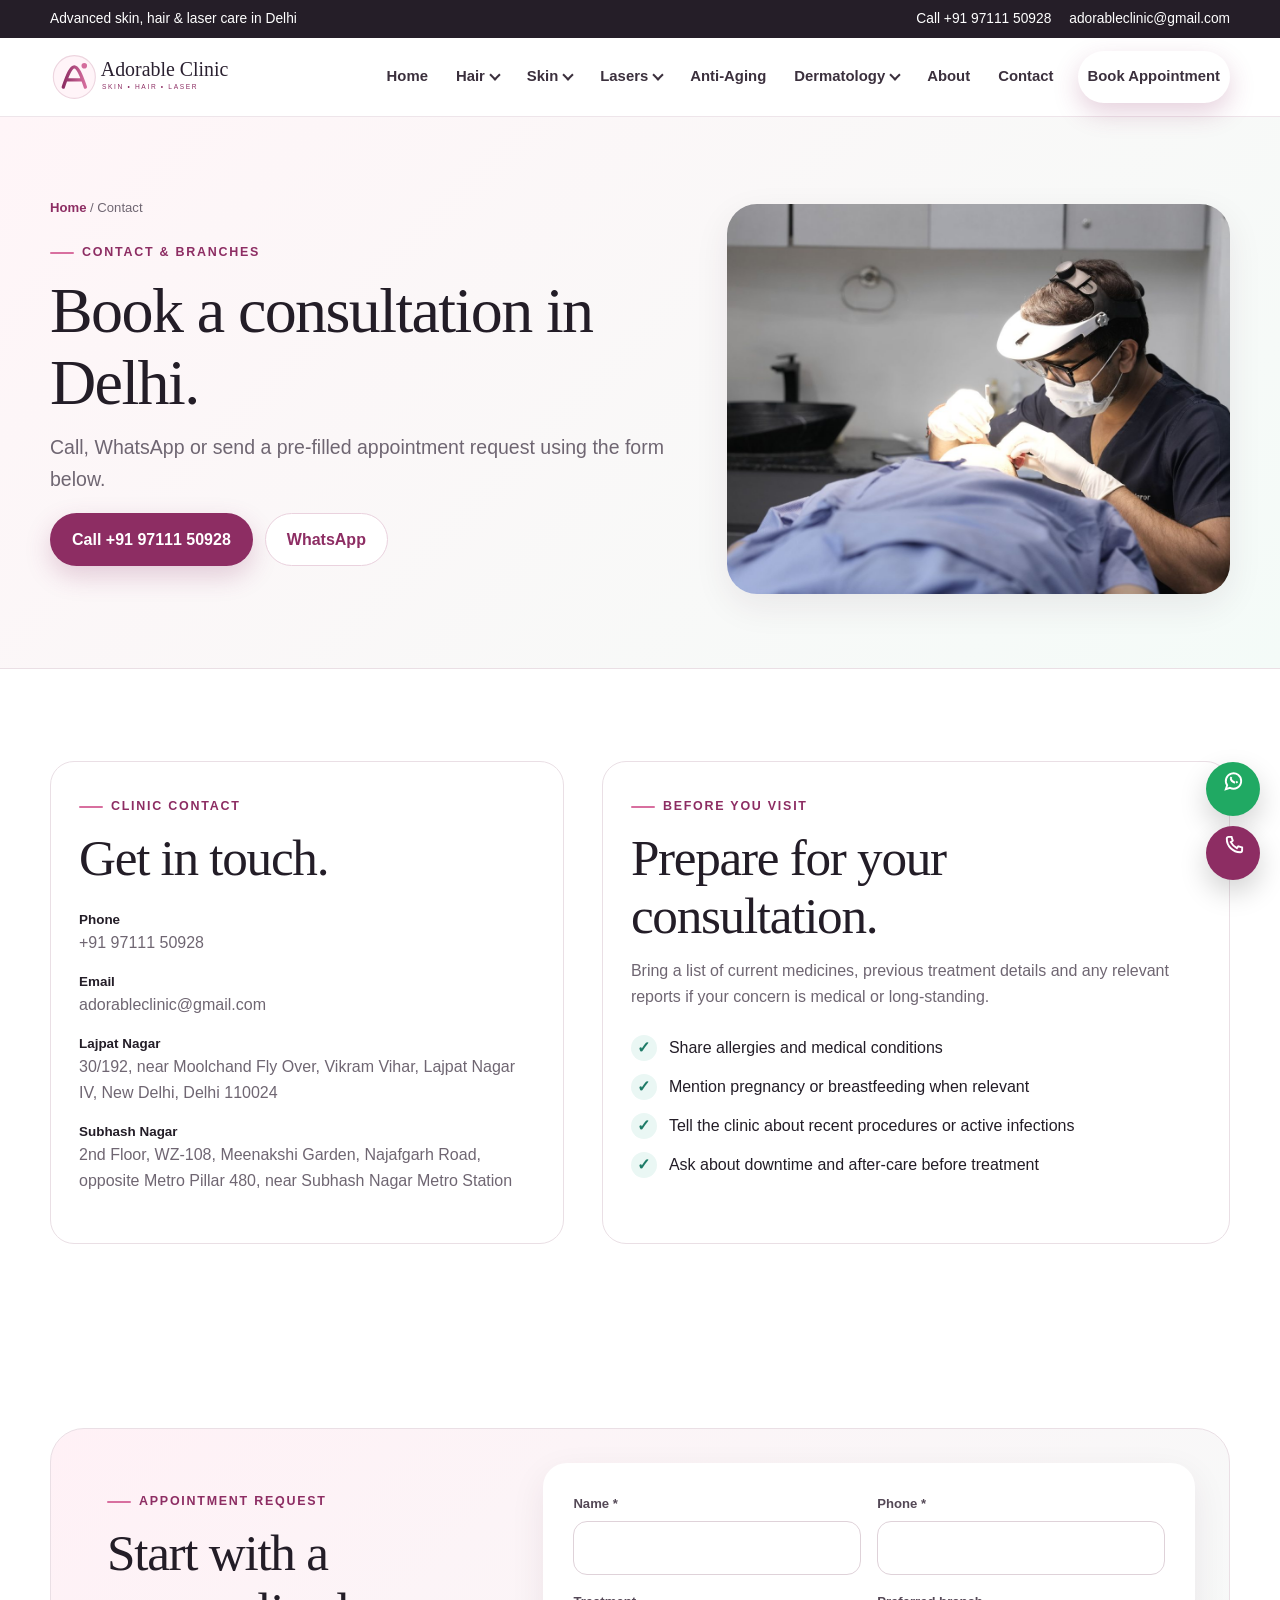
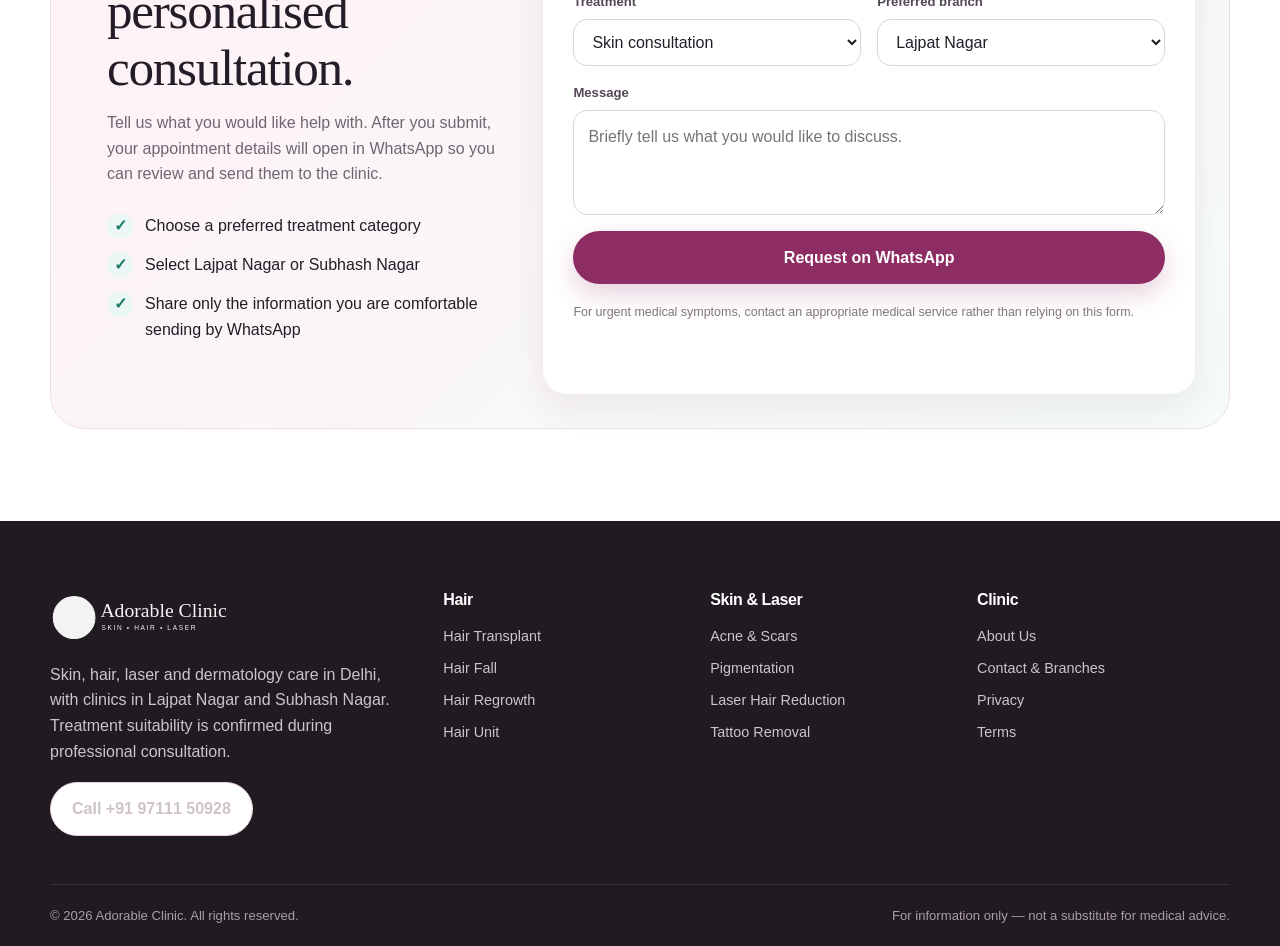
<file: contact.html>
<!doctype html>
<html lang="en">
<head>
  <meta charset="utf-8">
  <meta name="viewport" content="width=device-width,initial-scale=1">
  <title>Contact Adorable Clinic | Lajpat Nagar &amp; Subhash Nagar Delhi</title>
  <meta name="description" content="Contact Adorable Clinic in Delhi. View Lajpat Nagar and Subhash Nagar branches or request an appointment on WhatsApp.">
  <meta name="theme-color" content="#8d2d63">
  <link rel="icon" href="favicon.svg" type="image/svg+xml">
  <link rel="stylesheet" href="assets/css/style.css">
</head>
<body>

<div class="topbar">
  <div class="container topbar-inner">
    <div>Advanced skin, hair &amp; laser care in Delhi</div>
    <div class="right"><a href="tel:+919711150928">Call +91 97111 50928</a><a href="mailto:adorableclinic@gmail.com">adorableclinic@gmail.com</a></div>
  </div>
</div>
<header class="site-header">
  <div class="container navbar">
    <a class="logo" href="index.html" aria-label="Adorable Clinic home"><img src="assets/logo.svg" alt="Adorable Clinic"></a>
    <button class="menu-btn" aria-label="Open menu" aria-expanded="false"><span></span></button>
    <nav class="nav-panel" aria-label="Main navigation">
      <ul class="nav">
        <li><a href="index.html">Home</a></li>
        <li class="has-dropdown"><a class="nav-trigger" href="hair.html" aria-expanded="false">Hair<span class="chev" aria-hidden="true"></span></a><div class="dropdown"><a href="treatment.html?service=hair-transplant">Hair Transplant</a><a href="treatment.html?service=hair-fall">Hair Fall Treatment</a><a href="treatment.html?service=hair-regrowth">Hair Regrowth Program</a><a href="treatment.html?service=hair-unit">Hair Unit</a><a href="treatment.html?service=hair-weaving">Hair Weaving &amp; Wigs</a><a href="treatment.html?service=hair-extension">Hair Extensions</a></div></li>
        <li class="has-dropdown"><a class="nav-trigger" href="skin.html" aria-expanded="false">Skin<span class="chev" aria-hidden="true"></span></a><div class="dropdown"><a href="treatment.html?service=acne-scar">Acne &amp; Acne Scars</a><a href="treatment.html?service=pigmentation">Pigmentation &amp; Dark Spots</a><a href="treatment.html?service=melasma">Melasma</a><a href="treatment.html?service=stretch-marks">Stretch Marks</a><a href="treatment.html?service=open-pores">Open Pores &amp; Texture</a><a href="treatment.html?service=eczema">Eczema Consultation</a></div></li>
        <li class="has-dropdown"><a class="nav-trigger" href="laser.html" aria-expanded="false">Lasers<span class="chev" aria-hidden="true"></span></a><div class="dropdown"><a href="treatment.html?service=laser-hair-removal">Laser Hair Reduction</a><a href="treatment.html?service=full-body-laser">Full Body Laser Hair Reduction</a><a href="treatment.html?service=tattoo-removal">Laser Tattoo Removal</a><a href="treatment.html?service=q-switch">Q-Switched Laser</a><a href="treatment.html?service=wart-tag">Wart &amp; Skin Tag Removal</a></div></li>
        <li><a href="anti-aging.html">Anti-Aging</a></li>
        <li class="has-dropdown"><a class="nav-trigger" href="dermatology.html" aria-expanded="false">Dermatology<span class="chev" aria-hidden="true"></span></a><div class="dropdown"><a href="treatment.html?service=dermatitis">Dermatitis Consultation</a><a href="treatment.html?service=psoriasis">Psoriasis Consultation</a><a href="treatment.html?service=vitiligo">Vitiligo Consultation</a><a href="treatment.html?service=eczema">Eczema Consultation</a><a href="treatment.html?service=pigmentation">Pigmentation Review</a></div></li>
        <li><a href="about.html">About</a></li>
        <li><a href="contact.html">Contact</a></li>
        <li><a class="btn btn-primary nav-cta" href="contact.html#appointment">Book Appointment</a></li>
      </ul>
    </nav>
  </div>
</header>
<main>
<section class="page-hero"><div class="container page-hero-grid"><div class="reveal"><div class="breadcrumbs"><a href="index.html">Home</a> / Contact</div><div class="eyebrow">Contact &amp; Branches</div><h1>Book a consultation in Delhi.</h1><p class="lead">Call, WhatsApp or send a pre-filled appointment request using the form below.</p><div class="hero-actions"><a class="btn btn-primary" href="tel:+919711150928">Call +91 97111 50928</a><a class="btn btn-light" href="https://wa.me/919711150928" target="_blank" rel="noopener">WhatsApp</a></div></div><div class="visual reveal"><img src="assets/images/clinic-treatment-hero.jpg" alt="Modern clinic treatment"></div></div></section>
<section class="section"><div class="container contact-grid"><div class="contact-card reveal"><div class="eyebrow">Clinic Contact</div><h2>Get in touch.</h2><ul class="contact-list"><li><strong>Phone</strong><a href="tel:+919711150928">+91 97111 50928</a></li><li><strong>Email</strong><a href="mailto:adorableclinic@gmail.com">adorableclinic@gmail.com</a></li><li><strong>Lajpat Nagar</strong><span>30/192, near Moolchand Fly Over, Vikram Vihar, Lajpat Nagar IV, New Delhi, Delhi 110024</span></li><li><strong>Subhash Nagar</strong><span>2nd Floor, WZ-108, Meenakshi Garden, Najafgarh Road, opposite Metro Pillar 480, near Subhash Nagar Metro Station</span></li></ul></div><div class="contact-card reveal"><div class="eyebrow">Before You Visit</div><h2>Prepare for your consultation.</h2><p>Bring a list of current medicines, previous treatment details and any relevant reports if your concern is medical or long-standing.</p><ul class="check-list"><li>Share allergies and medical conditions</li><li>Mention pregnancy or breastfeeding when relevant</li><li>Tell the clinic about recent procedures or active infections</li><li>Ask about downtime and after-care before treatment</li></ul></div></div></section>
<section class="section" id="appointment">
  <div class="container appointment-wrap reveal">
    <div class="appointment-info">
      <div class="eyebrow">Appointment Request</div>
      <h2>Start with a personalised consultation.</h2>
      <p>Tell us what you would like help with. After you submit, your appointment details will open in WhatsApp so you can review and send them to the clinic.</p>
      <ul class="check-list">
        <li>Choose a preferred treatment category</li>
        <li>Select Lajpat Nagar or Subhash Nagar</li>
        <li>Share only the information you are comfortable sending by WhatsApp</li>
      </ul>
    </div>
    <form class="appointment-form" data-appointment-form>
      <div class="form-grid">
        <div class="field"><label for="name">Name *</label><input id="name" name="name" autocomplete="name" required></div>
        <div class="field"><label for="phone">Phone *</label><input id="phone" name="phone" inputmode="tel" autocomplete="tel" required></div>
        <div class="field"><label for="service">Treatment</label><select id="service" name="service"><option>Skin consultation</option><option>Hair consultation</option><option>Laser hair reduction</option><option>Acne & acne scars</option><option>Pigmentation</option><option>Hair transplant</option><option>Tattoo removal</option><option>Dermatology consultation</option></select></div>
        <div class="field"><label for="branch">Preferred branch</label><select id="branch" name="branch"><option>Lajpat Nagar</option><option>Subhash Nagar</option><option>Any Delhi branch</option></select></div>
        <div class="field full"><label for="message">Message</label><textarea id="message" name="message" placeholder="Briefly tell us what you would like to discuss."></textarea></div>
        <div class="field full"><button class="btn btn-primary" type="submit">Request on WhatsApp</button><div class="form-status" role="status"></div><p class="form-note">For urgent medical symptoms, contact an appropriate medical service rather than relying on this form.</p></div>
      </div>
    </form>
  </div>
</section></main>

<footer class="site-footer">
  <div class="container footer-grid">
    <div>
      <img class="footer-logo" src="assets/logo.svg" alt="Adorable Clinic">
      <p>Skin, hair, laser and dermatology care in Delhi, with clinics in Lajpat Nagar and Subhash Nagar. Treatment suitability is confirmed during professional consultation.</p>
      <a class="btn btn-light" href="tel:+919711150928">Call +91 97111 50928</a>
    </div>
    <div>
      <h4>Hair</h4>
      <ul class="footer-links">
        <li><a href="treatment.html?service=hair-transplant">Hair Transplant</a></li>
        <li><a href="treatment.html?service=hair-fall">Hair Fall</a></li>
        <li><a href="treatment.html?service=hair-regrowth">Hair Regrowth</a></li>
        <li><a href="treatment.html?service=hair-unit">Hair Unit</a></li>
      </ul>
    </div>
    <div>
      <h4>Skin &amp; Laser</h4>
      <ul class="footer-links">
        <li><a href="treatment.html?service=acne-scar">Acne &amp; Scars</a></li>
        <li><a href="treatment.html?service=pigmentation">Pigmentation</a></li>
        <li><a href="treatment.html?service=laser-hair-removal">Laser Hair Reduction</a></li>
        <li><a href="treatment.html?service=tattoo-removal">Tattoo Removal</a></li>
      </ul>
    </div>
    <div>
      <h4>Clinic</h4>
      <ul class="footer-links">
        <li><a href="about.html">About Us</a></li>
        <li><a href="contact.html">Contact &amp; Branches</a></li>
        <li><a href="privacy.html">Privacy</a></li>
        <li><a href="terms.html">Terms</a></li>
      </ul>
    </div>
  </div>
  <div class="container footer-bottom">
    <div>© <span data-year></span> Adorable Clinic. All rights reserved.</div>
    <div>For information only — not a substitute for medical advice.</div>
  </div>
</footer>
<div class="floating-actions" aria-label="Quick contact">
  <a class="float-btn float-wa" href="https://wa.me/919711150928" target="_blank" rel="noopener" aria-label="WhatsApp Adorable Clinic">
    <svg viewBox="0 0 24 24" aria-hidden="true"><path d="M20 11.5a8 8 0 0 1-11.7 7.1L4 20l1.4-4.1A8 8 0 1 1 20 11.5Z"/><path d="M9 8.5c.4 2.4 2.1 4.1 4.5 4.8M14.7 13.2l1.5-1.2M8.9 8.6 10 7.4"/></svg><span>WhatsApp</span>
  </a>
  <a class="float-btn float-call" href="tel:+919711150928" aria-label="Call Adorable Clinic">
    <svg viewBox="0 0 24 24" aria-hidden="true"><path d="M7 3h3l1.2 4-2 1.5a15 15 0 0 0 6.3 6.3l1.5-2L21 14v3c0 1.1-.9 2-2 2C11.3 19 5 12.7 5 5c0-1.1.9-2 2-2Z"/></svg><span>Call</span>
  </a>
</div>
<script src="assets/js/main.js"></script>

</body>
</html>
</file>
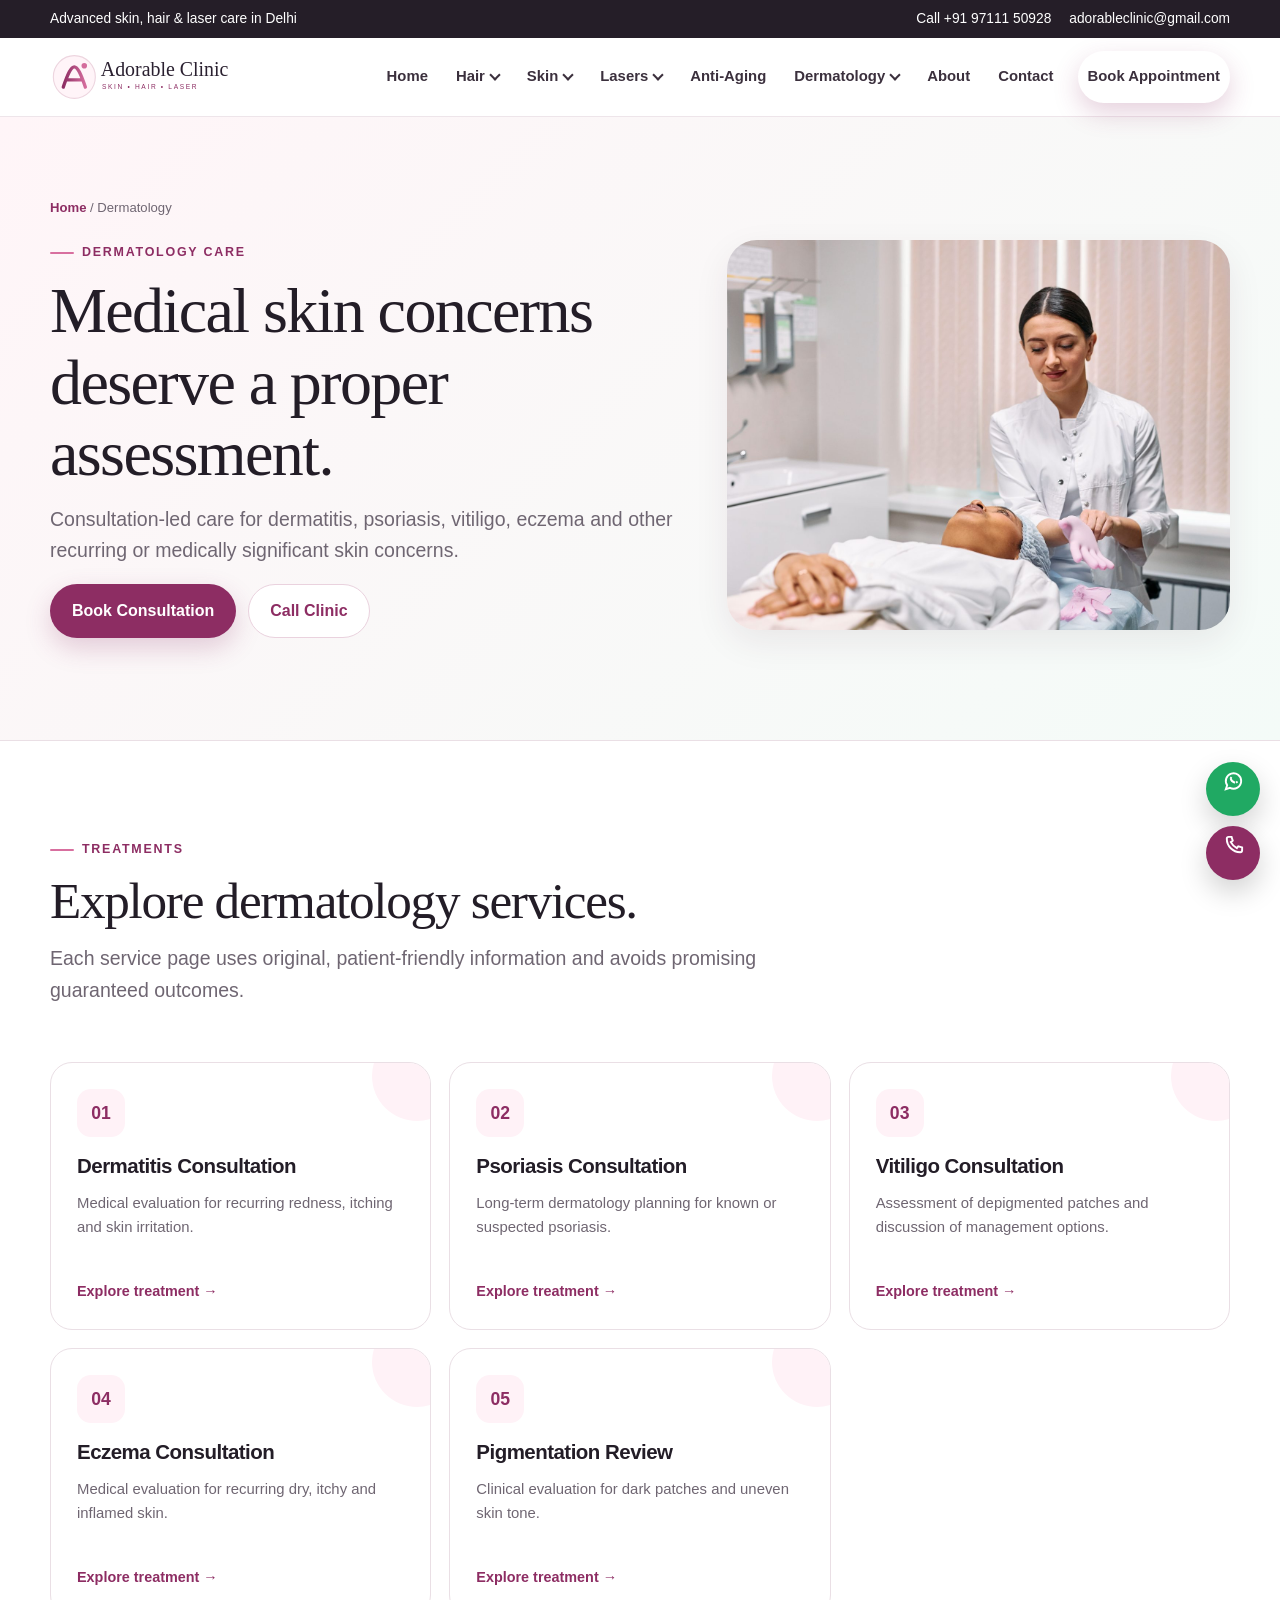
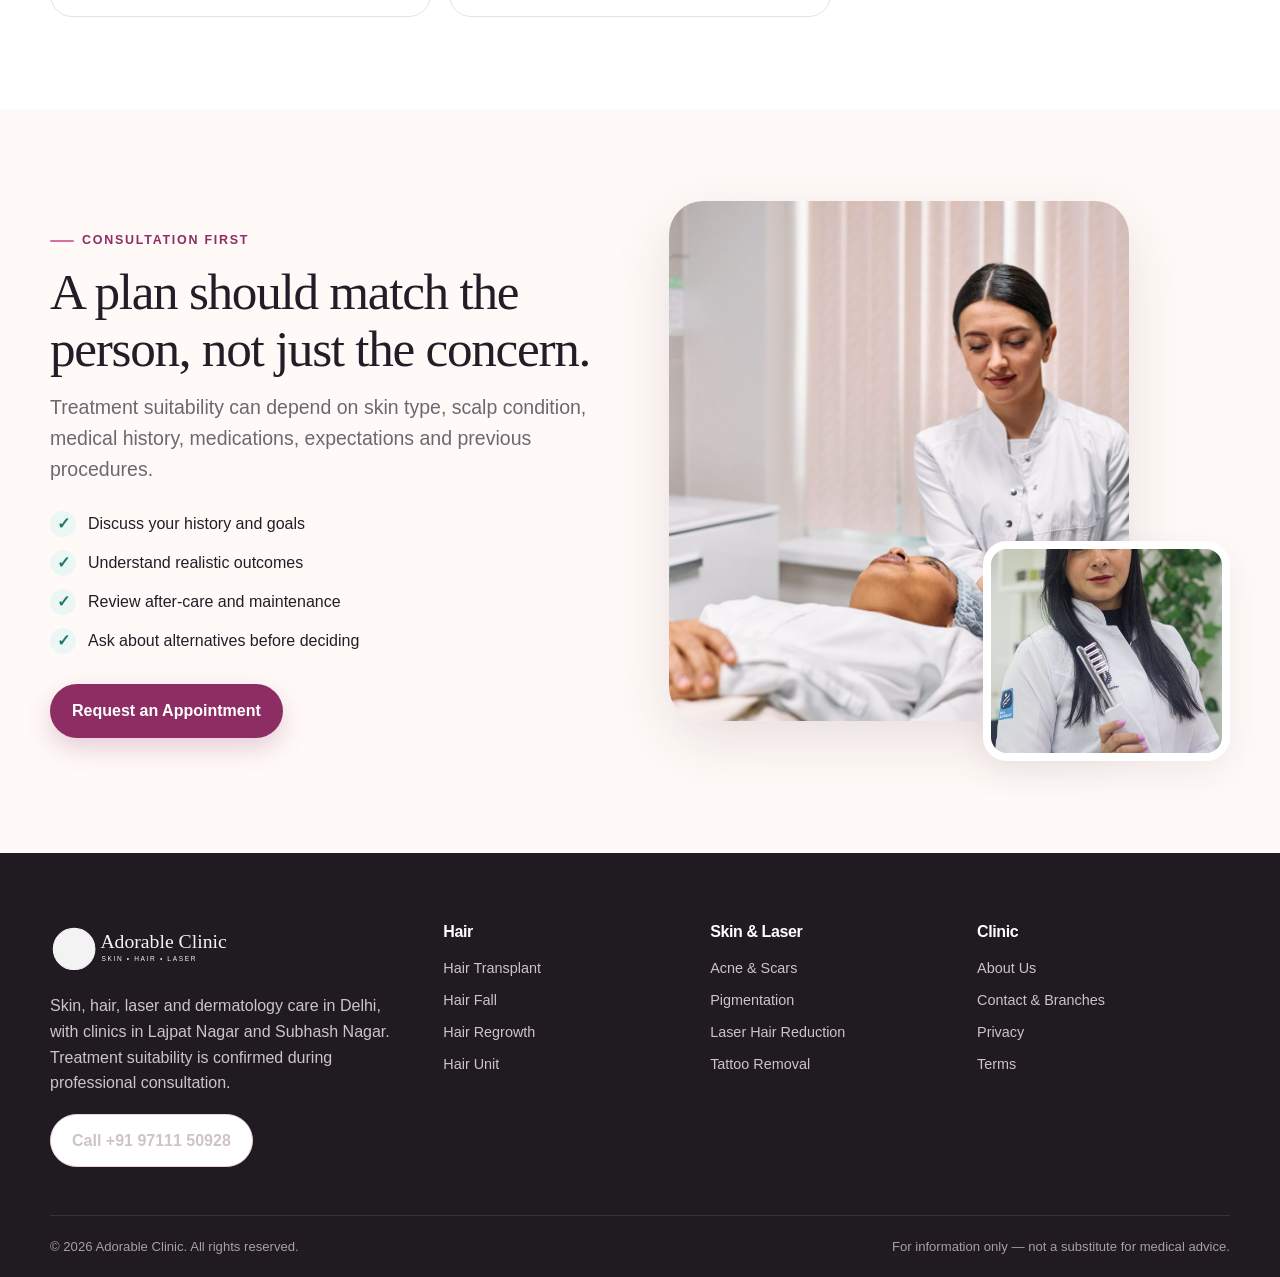
<file: dermatology.html>
<!doctype html>
<html lang="en">
<head>
  <meta charset="utf-8">
  <meta name="viewport" content="width=device-width,initial-scale=1">
  <title>Dermatology Treatments in Delhi | Adorable Clinic</title>
  <meta name="description" content="Consultation-led care for dermatitis, psoriasis, vitiligo, eczema and other recurring or medically significant skin concerns.">
  <meta name="theme-color" content="#8d2d63">
  <link rel="icon" href="favicon.svg" type="image/svg+xml">
  <link rel="stylesheet" href="assets/css/style.css">
</head>
<body>

<div class="topbar">
  <div class="container topbar-inner">
    <div>Advanced skin, hair &amp; laser care in Delhi</div>
    <div class="right"><a href="tel:+919711150928">Call +91 97111 50928</a><a href="mailto:adorableclinic@gmail.com">adorableclinic@gmail.com</a></div>
  </div>
</div>
<header class="site-header">
  <div class="container navbar">
    <a class="logo" href="index.html" aria-label="Adorable Clinic home"><img src="assets/logo.svg" alt="Adorable Clinic"></a>
    <button class="menu-btn" aria-label="Open menu" aria-expanded="false"><span></span></button>
    <nav class="nav-panel" aria-label="Main navigation">
      <ul class="nav">
        <li><a href="index.html">Home</a></li>
        <li class="has-dropdown"><a class="nav-trigger" href="hair.html" aria-expanded="false">Hair<span class="chev" aria-hidden="true"></span></a><div class="dropdown"><a href="treatment.html?service=hair-transplant">Hair Transplant</a><a href="treatment.html?service=hair-fall">Hair Fall Treatment</a><a href="treatment.html?service=hair-regrowth">Hair Regrowth Program</a><a href="treatment.html?service=hair-unit">Hair Unit</a><a href="treatment.html?service=hair-weaving">Hair Weaving &amp; Wigs</a><a href="treatment.html?service=hair-extension">Hair Extensions</a></div></li>
        <li class="has-dropdown"><a class="nav-trigger" href="skin.html" aria-expanded="false">Skin<span class="chev" aria-hidden="true"></span></a><div class="dropdown"><a href="treatment.html?service=acne-scar">Acne &amp; Acne Scars</a><a href="treatment.html?service=pigmentation">Pigmentation &amp; Dark Spots</a><a href="treatment.html?service=melasma">Melasma</a><a href="treatment.html?service=stretch-marks">Stretch Marks</a><a href="treatment.html?service=open-pores">Open Pores &amp; Texture</a><a href="treatment.html?service=eczema">Eczema Consultation</a></div></li>
        <li class="has-dropdown"><a class="nav-trigger" href="laser.html" aria-expanded="false">Lasers<span class="chev" aria-hidden="true"></span></a><div class="dropdown"><a href="treatment.html?service=laser-hair-removal">Laser Hair Reduction</a><a href="treatment.html?service=full-body-laser">Full Body Laser Hair Reduction</a><a href="treatment.html?service=tattoo-removal">Laser Tattoo Removal</a><a href="treatment.html?service=q-switch">Q-Switched Laser</a><a href="treatment.html?service=wart-tag">Wart &amp; Skin Tag Removal</a></div></li>
        <li><a href="anti-aging.html">Anti-Aging</a></li>
        <li class="has-dropdown"><a class="nav-trigger" href="dermatology.html" aria-expanded="false">Dermatology<span class="chev" aria-hidden="true"></span></a><div class="dropdown"><a href="treatment.html?service=dermatitis">Dermatitis Consultation</a><a href="treatment.html?service=psoriasis">Psoriasis Consultation</a><a href="treatment.html?service=vitiligo">Vitiligo Consultation</a><a href="treatment.html?service=eczema">Eczema Consultation</a><a href="treatment.html?service=pigmentation">Pigmentation Review</a></div></li>
        <li><a href="about.html">About</a></li>
        <li><a href="contact.html">Contact</a></li>
        <li><a class="btn btn-primary nav-cta" href="contact.html#appointment">Book Appointment</a></li>
      </ul>
    </nav>
  </div>
</header>
<main>
<section class="page-hero"><div class="container page-hero-grid"><div class="reveal"><div class="breadcrumbs"><a href="index.html">Home</a> / Dermatology</div><div class="eyebrow">Dermatology Care</div><h1>Medical skin concerns deserve a proper assessment.</h1><p class="lead">Consultation-led care for dermatitis, psoriasis, vitiligo, eczema and other recurring or medically significant skin concerns.</p><div class="hero-actions"><a class="btn btn-primary" href="contact.html#appointment">Book Consultation</a><a class="btn btn-light" href="tel:+919711150928">Call Clinic</a></div></div><div class="visual reveal"><img src="assets/images/consultation.jpg" alt="Dermatology treatment at a modern clinic"></div></div></section>
<section class="section"><div class="container"><div class="section-head"><div class="text"><div class="eyebrow">Treatments</div><h2>Explore dermatology services.</h2><p class="lead">Each service page uses original, patient-friendly information and avoids promising guaranteed outcomes.</p></div></div><div class="service-grid"><article class="service-card reveal"><div class="service-icon">01</div><h3>Dermatitis Consultation</h3><p>Medical evaluation for recurring redness, itching and skin irritation.</p><a href="treatment.html?service=dermatitis">Explore treatment →</a></article><article class="service-card reveal"><div class="service-icon">02</div><h3>Psoriasis Consultation</h3><p>Long-term dermatology planning for known or suspected psoriasis.</p><a href="treatment.html?service=psoriasis">Explore treatment →</a></article><article class="service-card reveal"><div class="service-icon">03</div><h3>Vitiligo Consultation</h3><p>Assessment of depigmented patches and discussion of management options.</p><a href="treatment.html?service=vitiligo">Explore treatment →</a></article><article class="service-card reveal"><div class="service-icon">04</div><h3>Eczema Consultation</h3><p>Medical evaluation for recurring dry, itchy and inflamed skin.</p><a href="treatment.html?service=eczema">Explore treatment →</a></article><article class="service-card reveal"><div class="service-icon">05</div><h3>Pigmentation Review</h3><p>Clinical evaluation for dark patches and uneven skin tone.</p><a href="treatment.html?service=pigmentation">Explore treatment →</a></article></div></div></section>

<section class="section bg-cream"><div class="container split"><div class="reveal"><div class="eyebrow">Consultation First</div><h2>A plan should match the person, not just the concern.</h2><p class="lead">Treatment suitability can depend on skin type, scalp condition, medical history, medications, expectations and previous procedures.</p><ul class="check-list"><li>Discuss your history and goals</li><li>Understand realistic outcomes</li><li>Review after-care and maintenance</li><li>Ask about alternatives before deciding</li></ul><a class="btn btn-primary" href="contact.html#appointment">Request an Appointment</a></div><div class="media-stack reveal"><img class="main-img" src="assets/images/consultation.jpg" alt="Clinic consultation"><img class="small-img" src="assets/images/doctor.jpg" alt="Medical professional"></div></div></section>
</main>

<footer class="site-footer">
  <div class="container footer-grid">
    <div>
      <img class="footer-logo" src="assets/logo.svg" alt="Adorable Clinic">
      <p>Skin, hair, laser and dermatology care in Delhi, with clinics in Lajpat Nagar and Subhash Nagar. Treatment suitability is confirmed during professional consultation.</p>
      <a class="btn btn-light" href="tel:+919711150928">Call +91 97111 50928</a>
    </div>
    <div>
      <h4>Hair</h4>
      <ul class="footer-links">
        <li><a href="treatment.html?service=hair-transplant">Hair Transplant</a></li>
        <li><a href="treatment.html?service=hair-fall">Hair Fall</a></li>
        <li><a href="treatment.html?service=hair-regrowth">Hair Regrowth</a></li>
        <li><a href="treatment.html?service=hair-unit">Hair Unit</a></li>
      </ul>
    </div>
    <div>
      <h4>Skin &amp; Laser</h4>
      <ul class="footer-links">
        <li><a href="treatment.html?service=acne-scar">Acne &amp; Scars</a></li>
        <li><a href="treatment.html?service=pigmentation">Pigmentation</a></li>
        <li><a href="treatment.html?service=laser-hair-removal">Laser Hair Reduction</a></li>
        <li><a href="treatment.html?service=tattoo-removal">Tattoo Removal</a></li>
      </ul>
    </div>
    <div>
      <h4>Clinic</h4>
      <ul class="footer-links">
        <li><a href="about.html">About Us</a></li>
        <li><a href="contact.html">Contact &amp; Branches</a></li>
        <li><a href="privacy.html">Privacy</a></li>
        <li><a href="terms.html">Terms</a></li>
      </ul>
    </div>
  </div>
  <div class="container footer-bottom">
    <div>© <span data-year></span> Adorable Clinic. All rights reserved.</div>
    <div>For information only — not a substitute for medical advice.</div>
  </div>
</footer>
<div class="floating-actions" aria-label="Quick contact">
  <a class="float-btn float-wa" href="https://wa.me/919711150928" target="_blank" rel="noopener" aria-label="WhatsApp Adorable Clinic">
    <svg viewBox="0 0 24 24" aria-hidden="true"><path d="M20 11.5a8 8 0 0 1-11.7 7.1L4 20l1.4-4.1A8 8 0 1 1 20 11.5Z"/><path d="M9 8.5c.4 2.4 2.1 4.1 4.5 4.8M14.7 13.2l1.5-1.2M8.9 8.6 10 7.4"/></svg><span>WhatsApp</span>
  </a>
  <a class="float-btn float-call" href="tel:+919711150928" aria-label="Call Adorable Clinic">
    <svg viewBox="0 0 24 24" aria-hidden="true"><path d="M7 3h3l1.2 4-2 1.5a15 15 0 0 0 6.3 6.3l1.5-2L21 14v3c0 1.1-.9 2-2 2C11.3 19 5 12.7 5 5c0-1.1.9-2 2-2Z"/></svg><span>Call</span>
  </a>
</div>
<script src="assets/js/main.js"></script>

</body>
</html>
</file>
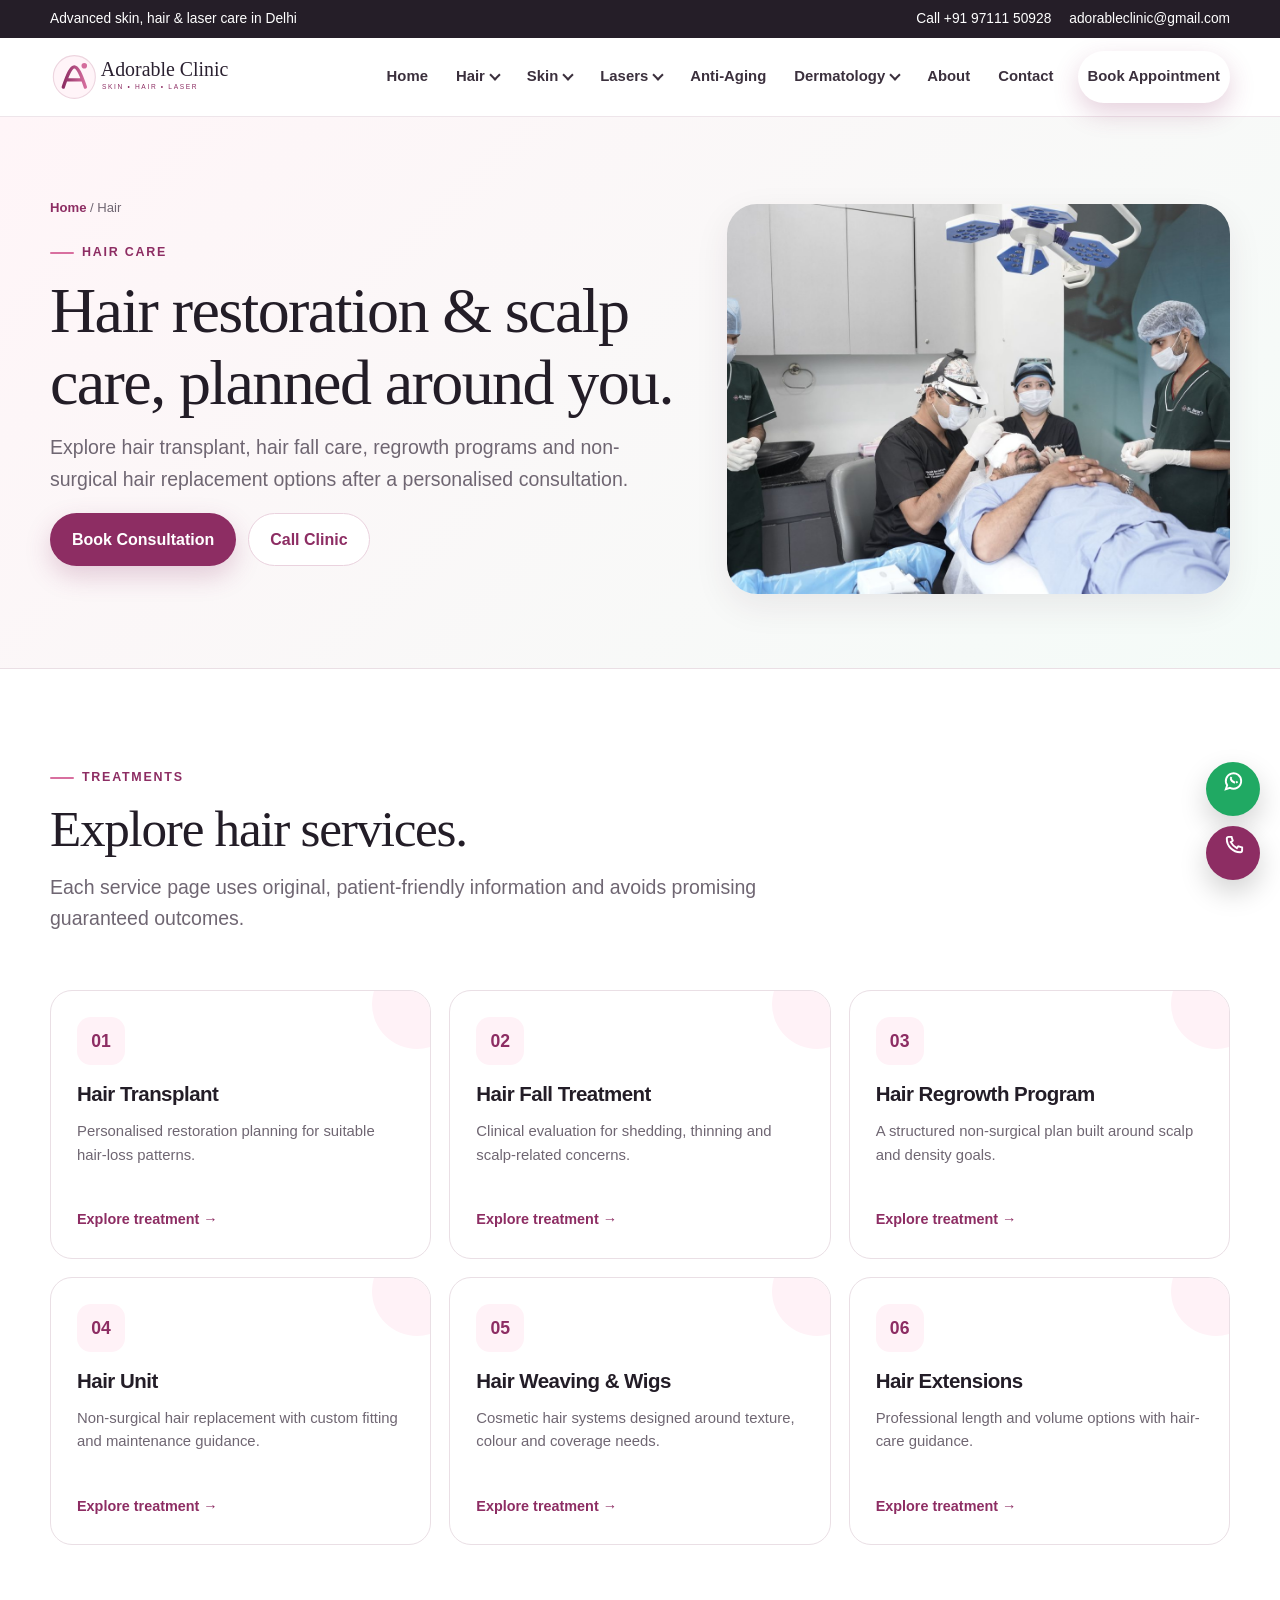
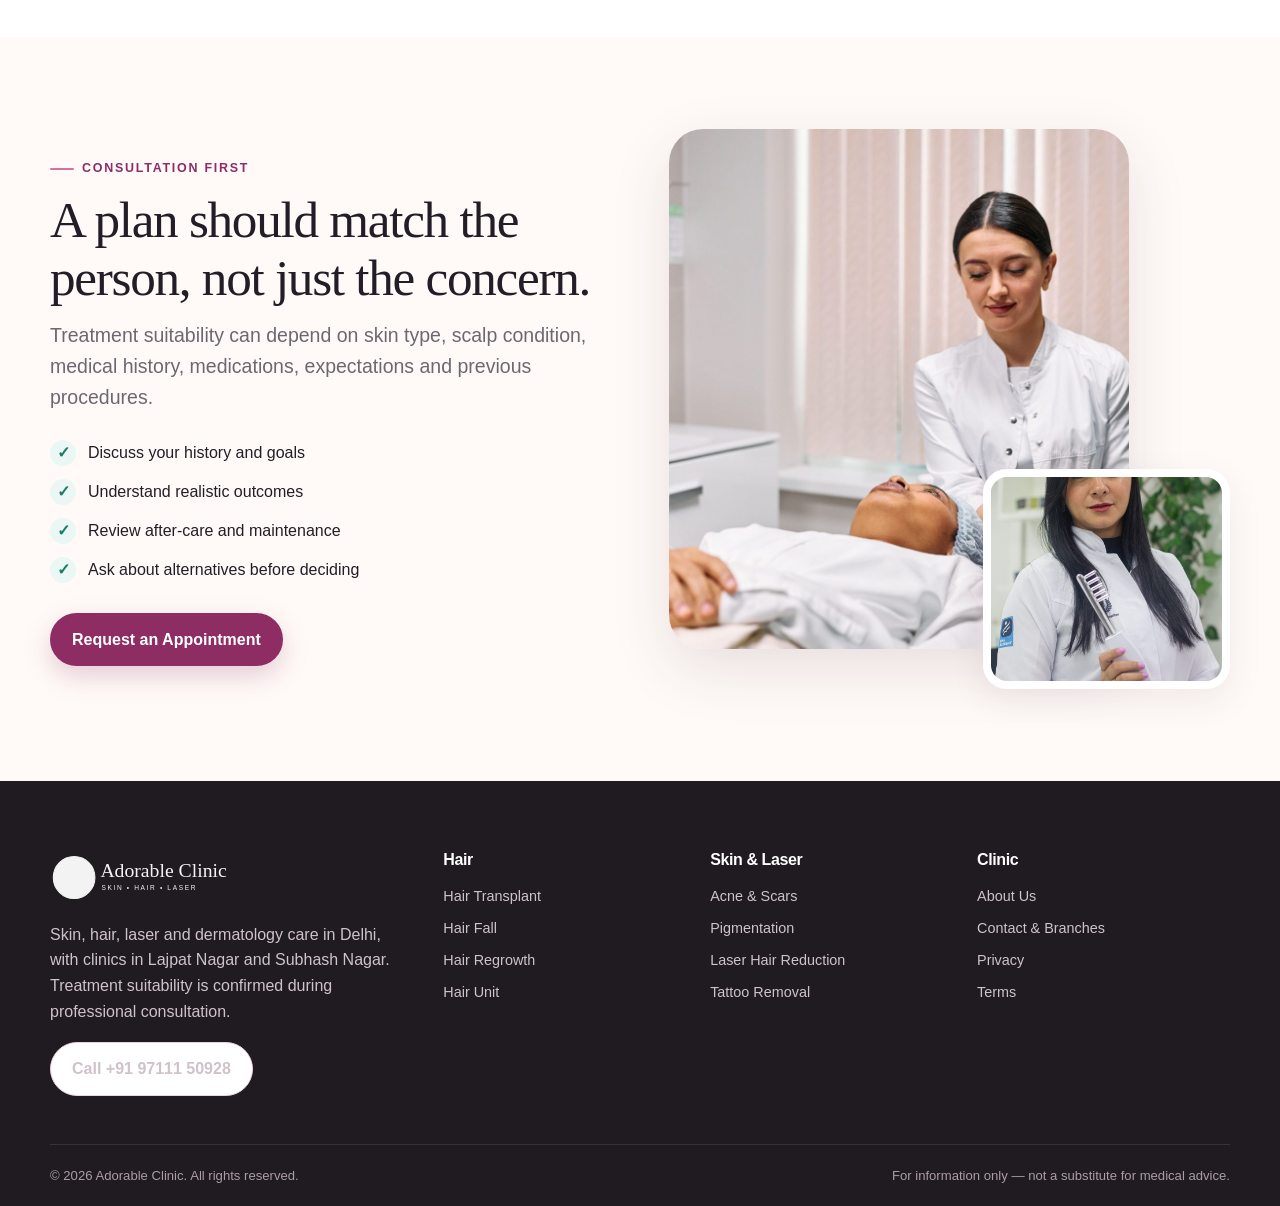
<file: hair.html>
<!doctype html>
<html lang="en">
<head>
  <meta charset="utf-8">
  <meta name="viewport" content="width=device-width,initial-scale=1">
  <title>Hair Treatments in Delhi | Adorable Clinic</title>
  <meta name="description" content="Explore hair transplant, hair fall care, regrowth programs and non-surgical hair replacement options after a personalised consultation.">
  <meta name="theme-color" content="#8d2d63">
  <link rel="icon" href="favicon.svg" type="image/svg+xml">
  <link rel="stylesheet" href="assets/css/style.css">
</head>
<body>

<div class="topbar">
  <div class="container topbar-inner">
    <div>Advanced skin, hair &amp; laser care in Delhi</div>
    <div class="right"><a href="tel:+919711150928">Call +91 97111 50928</a><a href="mailto:adorableclinic@gmail.com">adorableclinic@gmail.com</a></div>
  </div>
</div>
<header class="site-header">
  <div class="container navbar">
    <a class="logo" href="index.html" aria-label="Adorable Clinic home"><img src="assets/logo.svg" alt="Adorable Clinic"></a>
    <button class="menu-btn" aria-label="Open menu" aria-expanded="false"><span></span></button>
    <nav class="nav-panel" aria-label="Main navigation">
      <ul class="nav">
        <li><a href="index.html">Home</a></li>
        <li class="has-dropdown"><a class="nav-trigger" href="hair.html" aria-expanded="false">Hair<span class="chev" aria-hidden="true"></span></a><div class="dropdown"><a href="treatment.html?service=hair-transplant">Hair Transplant</a><a href="treatment.html?service=hair-fall">Hair Fall Treatment</a><a href="treatment.html?service=hair-regrowth">Hair Regrowth Program</a><a href="treatment.html?service=hair-unit">Hair Unit</a><a href="treatment.html?service=hair-weaving">Hair Weaving &amp; Wigs</a><a href="treatment.html?service=hair-extension">Hair Extensions</a></div></li>
        <li class="has-dropdown"><a class="nav-trigger" href="skin.html" aria-expanded="false">Skin<span class="chev" aria-hidden="true"></span></a><div class="dropdown"><a href="treatment.html?service=acne-scar">Acne &amp; Acne Scars</a><a href="treatment.html?service=pigmentation">Pigmentation &amp; Dark Spots</a><a href="treatment.html?service=melasma">Melasma</a><a href="treatment.html?service=stretch-marks">Stretch Marks</a><a href="treatment.html?service=open-pores">Open Pores &amp; Texture</a><a href="treatment.html?service=eczema">Eczema Consultation</a></div></li>
        <li class="has-dropdown"><a class="nav-trigger" href="laser.html" aria-expanded="false">Lasers<span class="chev" aria-hidden="true"></span></a><div class="dropdown"><a href="treatment.html?service=laser-hair-removal">Laser Hair Reduction</a><a href="treatment.html?service=full-body-laser">Full Body Laser Hair Reduction</a><a href="treatment.html?service=tattoo-removal">Laser Tattoo Removal</a><a href="treatment.html?service=q-switch">Q-Switched Laser</a><a href="treatment.html?service=wart-tag">Wart &amp; Skin Tag Removal</a></div></li>
        <li><a href="anti-aging.html">Anti-Aging</a></li>
        <li class="has-dropdown"><a class="nav-trigger" href="dermatology.html" aria-expanded="false">Dermatology<span class="chev" aria-hidden="true"></span></a><div class="dropdown"><a href="treatment.html?service=dermatitis">Dermatitis Consultation</a><a href="treatment.html?service=psoriasis">Psoriasis Consultation</a><a href="treatment.html?service=vitiligo">Vitiligo Consultation</a><a href="treatment.html?service=eczema">Eczema Consultation</a><a href="treatment.html?service=pigmentation">Pigmentation Review</a></div></li>
        <li><a href="about.html">About</a></li>
        <li><a href="contact.html">Contact</a></li>
        <li><a class="btn btn-primary nav-cta" href="contact.html#appointment">Book Appointment</a></li>
      </ul>
    </nav>
  </div>
</header>
<main>
<section class="page-hero"><div class="container page-hero-grid"><div class="reveal"><div class="breadcrumbs"><a href="index.html">Home</a> / Hair</div><div class="eyebrow">Hair Care</div><h1>Hair restoration &amp; scalp care, planned around you.</h1><p class="lead">Explore hair transplant, hair fall care, regrowth programs and non-surgical hair replacement options after a personalised consultation.</p><div class="hero-actions"><a class="btn btn-primary" href="contact.html#appointment">Book Consultation</a><a class="btn btn-light" href="tel:+919711150928">Call Clinic</a></div></div><div class="visual reveal"><img src="assets/images/hair-transplant.jpg" alt="Hair treatment at a modern clinic"></div></div></section>
<section class="section"><div class="container"><div class="section-head"><div class="text"><div class="eyebrow">Treatments</div><h2>Explore hair services.</h2><p class="lead">Each service page uses original, patient-friendly information and avoids promising guaranteed outcomes.</p></div></div><div class="service-grid"><article class="service-card reveal"><div class="service-icon">01</div><h3>Hair Transplant</h3><p>Personalised restoration planning for suitable hair-loss patterns.</p><a href="treatment.html?service=hair-transplant">Explore treatment →</a></article><article class="service-card reveal"><div class="service-icon">02</div><h3>Hair Fall Treatment</h3><p>Clinical evaluation for shedding, thinning and scalp-related concerns.</p><a href="treatment.html?service=hair-fall">Explore treatment →</a></article><article class="service-card reveal"><div class="service-icon">03</div><h3>Hair Regrowth Program</h3><p>A structured non-surgical plan built around scalp and density goals.</p><a href="treatment.html?service=hair-regrowth">Explore treatment →</a></article><article class="service-card reveal"><div class="service-icon">04</div><h3>Hair Unit</h3><p>Non-surgical hair replacement with custom fitting and maintenance guidance.</p><a href="treatment.html?service=hair-unit">Explore treatment →</a></article><article class="service-card reveal"><div class="service-icon">05</div><h3>Hair Weaving &amp; Wigs</h3><p>Cosmetic hair systems designed around texture, colour and coverage needs.</p><a href="treatment.html?service=hair-weaving">Explore treatment →</a></article><article class="service-card reveal"><div class="service-icon">06</div><h3>Hair Extensions</h3><p>Professional length and volume options with hair-care guidance.</p><a href="treatment.html?service=hair-extension">Explore treatment →</a></article></div></div></section>

<section class="section bg-cream"><div class="container split"><div class="reveal"><div class="eyebrow">Consultation First</div><h2>A plan should match the person, not just the concern.</h2><p class="lead">Treatment suitability can depend on skin type, scalp condition, medical history, medications, expectations and previous procedures.</p><ul class="check-list"><li>Discuss your history and goals</li><li>Understand realistic outcomes</li><li>Review after-care and maintenance</li><li>Ask about alternatives before deciding</li></ul><a class="btn btn-primary" href="contact.html#appointment">Request an Appointment</a></div><div class="media-stack reveal"><img class="main-img" src="assets/images/consultation.jpg" alt="Clinic consultation"><img class="small-img" src="assets/images/doctor.jpg" alt="Medical professional"></div></div></section>
</main>

<footer class="site-footer">
  <div class="container footer-grid">
    <div>
      <img class="footer-logo" src="assets/logo.svg" alt="Adorable Clinic">
      <p>Skin, hair, laser and dermatology care in Delhi, with clinics in Lajpat Nagar and Subhash Nagar. Treatment suitability is confirmed during professional consultation.</p>
      <a class="btn btn-light" href="tel:+919711150928">Call +91 97111 50928</a>
    </div>
    <div>
      <h4>Hair</h4>
      <ul class="footer-links">
        <li><a href="treatment.html?service=hair-transplant">Hair Transplant</a></li>
        <li><a href="treatment.html?service=hair-fall">Hair Fall</a></li>
        <li><a href="treatment.html?service=hair-regrowth">Hair Regrowth</a></li>
        <li><a href="treatment.html?service=hair-unit">Hair Unit</a></li>
      </ul>
    </div>
    <div>
      <h4>Skin &amp; Laser</h4>
      <ul class="footer-links">
        <li><a href="treatment.html?service=acne-scar">Acne &amp; Scars</a></li>
        <li><a href="treatment.html?service=pigmentation">Pigmentation</a></li>
        <li><a href="treatment.html?service=laser-hair-removal">Laser Hair Reduction</a></li>
        <li><a href="treatment.html?service=tattoo-removal">Tattoo Removal</a></li>
      </ul>
    </div>
    <div>
      <h4>Clinic</h4>
      <ul class="footer-links">
        <li><a href="about.html">About Us</a></li>
        <li><a href="contact.html">Contact &amp; Branches</a></li>
        <li><a href="privacy.html">Privacy</a></li>
        <li><a href="terms.html">Terms</a></li>
      </ul>
    </div>
  </div>
  <div class="container footer-bottom">
    <div>© <span data-year></span> Adorable Clinic. All rights reserved.</div>
    <div>For information only — not a substitute for medical advice.</div>
  </div>
</footer>
<div class="floating-actions" aria-label="Quick contact">
  <a class="float-btn float-wa" href="https://wa.me/919711150928" target="_blank" rel="noopener" aria-label="WhatsApp Adorable Clinic">
    <svg viewBox="0 0 24 24" aria-hidden="true"><path d="M20 11.5a8 8 0 0 1-11.7 7.1L4 20l1.4-4.1A8 8 0 1 1 20 11.5Z"/><path d="M9 8.5c.4 2.4 2.1 4.1 4.5 4.8M14.7 13.2l1.5-1.2M8.9 8.6 10 7.4"/></svg><span>WhatsApp</span>
  </a>
  <a class="float-btn float-call" href="tel:+919711150928" aria-label="Call Adorable Clinic">
    <svg viewBox="0 0 24 24" aria-hidden="true"><path d="M7 3h3l1.2 4-2 1.5a15 15 0 0 0 6.3 6.3l1.5-2L21 14v3c0 1.1-.9 2-2 2C11.3 19 5 12.7 5 5c0-1.1.9-2 2-2Z"/></svg><span>Call</span>
  </a>
</div>
<script src="assets/js/main.js"></script>

</body>
</html>
</file>
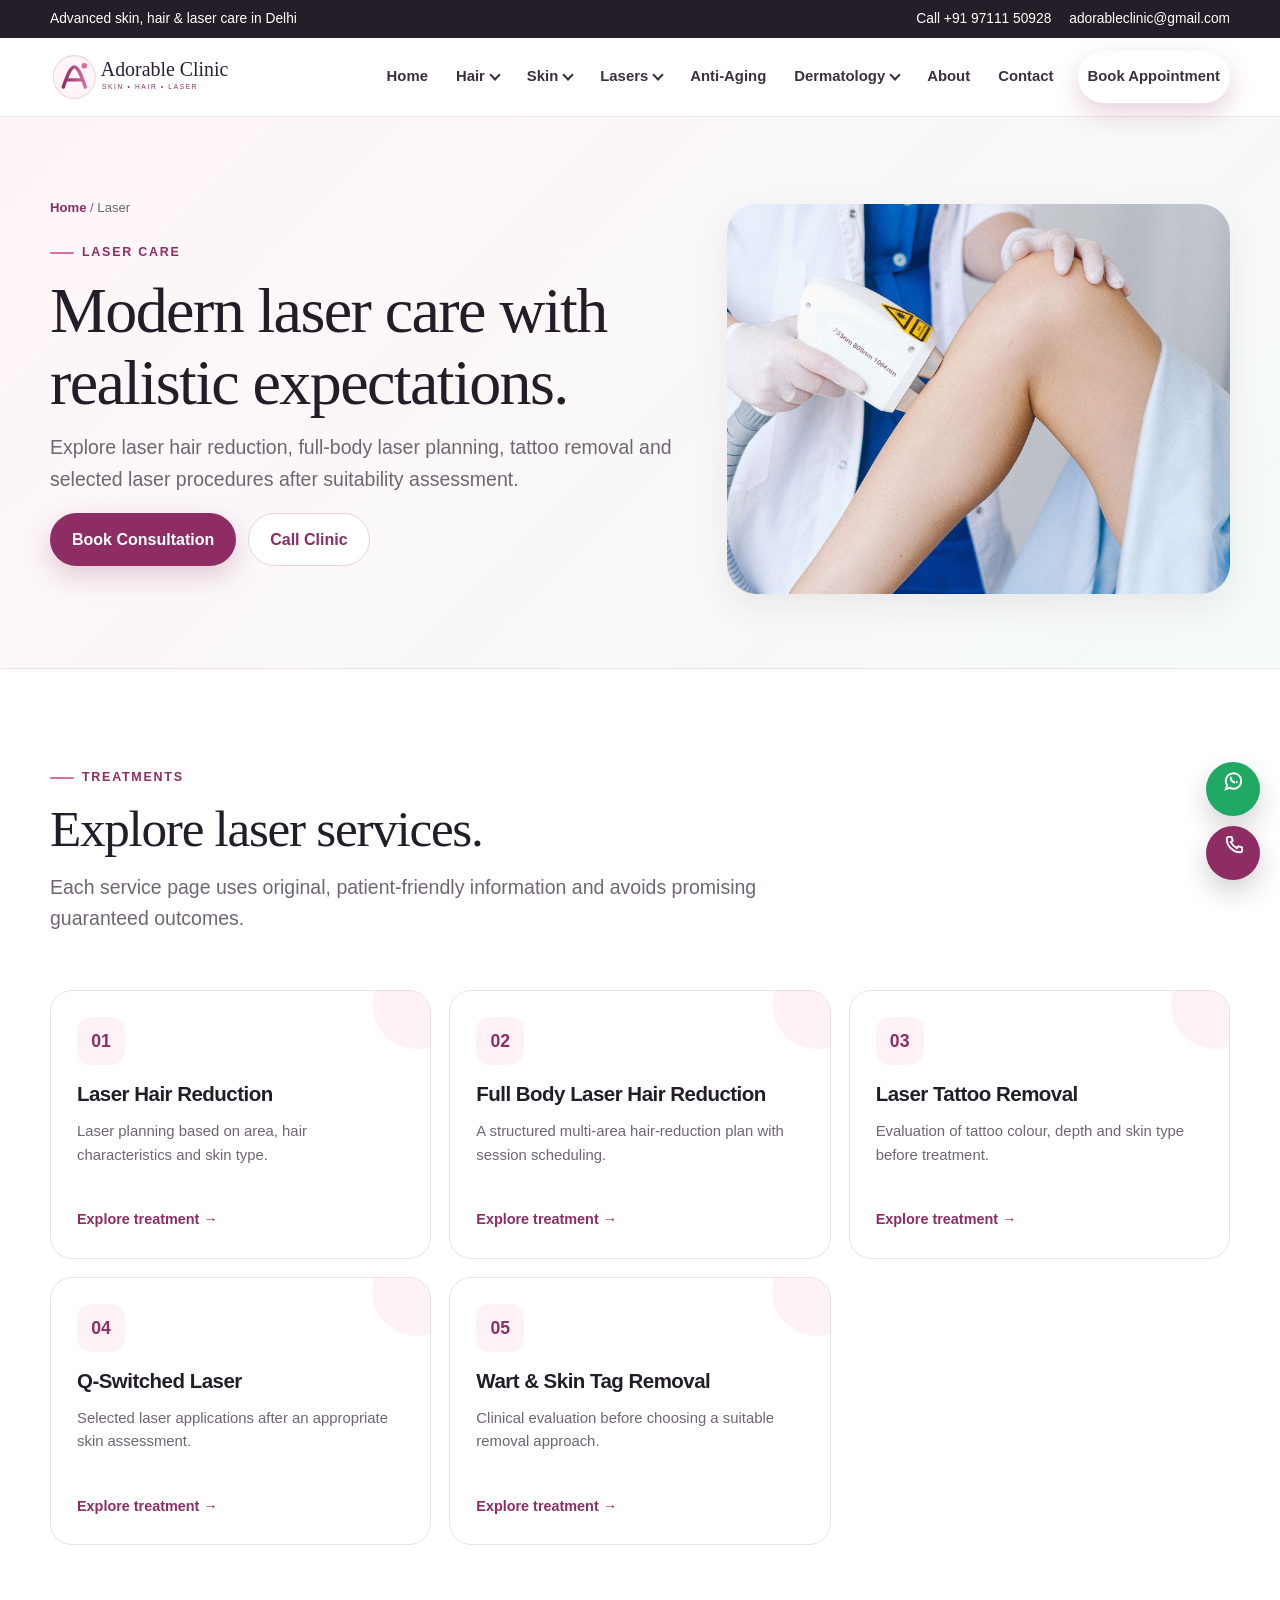
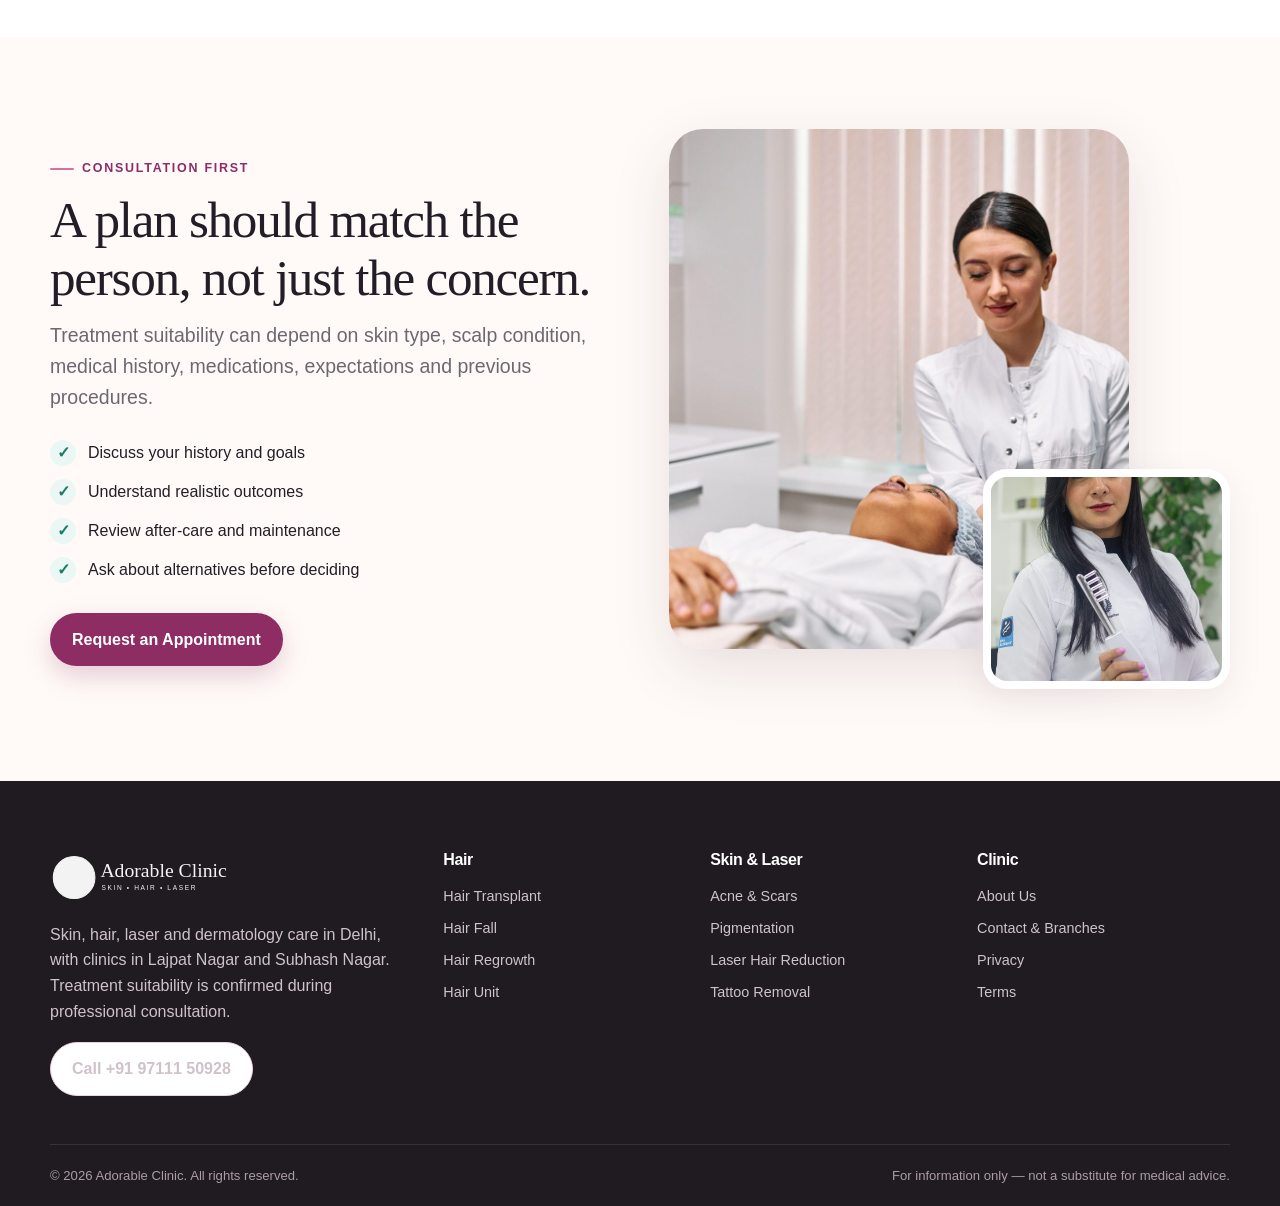
<file: laser.html>
<!doctype html>
<html lang="en">
<head>
  <meta charset="utf-8">
  <meta name="viewport" content="width=device-width,initial-scale=1">
  <title>Laser Treatments in Delhi | Adorable Clinic</title>
  <meta name="description" content="Explore laser hair reduction, full-body laser planning, tattoo removal and selected laser procedures after suitability assessment.">
  <meta name="theme-color" content="#8d2d63">
  <link rel="icon" href="favicon.svg" type="image/svg+xml">
  <link rel="stylesheet" href="assets/css/style.css">
</head>
<body>

<div class="topbar">
  <div class="container topbar-inner">
    <div>Advanced skin, hair &amp; laser care in Delhi</div>
    <div class="right"><a href="tel:+919711150928">Call +91 97111 50928</a><a href="mailto:adorableclinic@gmail.com">adorableclinic@gmail.com</a></div>
  </div>
</div>
<header class="site-header">
  <div class="container navbar">
    <a class="logo" href="index.html" aria-label="Adorable Clinic home"><img src="assets/logo.svg" alt="Adorable Clinic"></a>
    <button class="menu-btn" aria-label="Open menu" aria-expanded="false"><span></span></button>
    <nav class="nav-panel" aria-label="Main navigation">
      <ul class="nav">
        <li><a href="index.html">Home</a></li>
        <li class="has-dropdown"><a class="nav-trigger" href="hair.html" aria-expanded="false">Hair<span class="chev" aria-hidden="true"></span></a><div class="dropdown"><a href="treatment.html?service=hair-transplant">Hair Transplant</a><a href="treatment.html?service=hair-fall">Hair Fall Treatment</a><a href="treatment.html?service=hair-regrowth">Hair Regrowth Program</a><a href="treatment.html?service=hair-unit">Hair Unit</a><a href="treatment.html?service=hair-weaving">Hair Weaving &amp; Wigs</a><a href="treatment.html?service=hair-extension">Hair Extensions</a></div></li>
        <li class="has-dropdown"><a class="nav-trigger" href="skin.html" aria-expanded="false">Skin<span class="chev" aria-hidden="true"></span></a><div class="dropdown"><a href="treatment.html?service=acne-scar">Acne &amp; Acne Scars</a><a href="treatment.html?service=pigmentation">Pigmentation &amp; Dark Spots</a><a href="treatment.html?service=melasma">Melasma</a><a href="treatment.html?service=stretch-marks">Stretch Marks</a><a href="treatment.html?service=open-pores">Open Pores &amp; Texture</a><a href="treatment.html?service=eczema">Eczema Consultation</a></div></li>
        <li class="has-dropdown"><a class="nav-trigger" href="laser.html" aria-expanded="false">Lasers<span class="chev" aria-hidden="true"></span></a><div class="dropdown"><a href="treatment.html?service=laser-hair-removal">Laser Hair Reduction</a><a href="treatment.html?service=full-body-laser">Full Body Laser Hair Reduction</a><a href="treatment.html?service=tattoo-removal">Laser Tattoo Removal</a><a href="treatment.html?service=q-switch">Q-Switched Laser</a><a href="treatment.html?service=wart-tag">Wart &amp; Skin Tag Removal</a></div></li>
        <li><a href="anti-aging.html">Anti-Aging</a></li>
        <li class="has-dropdown"><a class="nav-trigger" href="dermatology.html" aria-expanded="false">Dermatology<span class="chev" aria-hidden="true"></span></a><div class="dropdown"><a href="treatment.html?service=dermatitis">Dermatitis Consultation</a><a href="treatment.html?service=psoriasis">Psoriasis Consultation</a><a href="treatment.html?service=vitiligo">Vitiligo Consultation</a><a href="treatment.html?service=eczema">Eczema Consultation</a><a href="treatment.html?service=pigmentation">Pigmentation Review</a></div></li>
        <li><a href="about.html">About</a></li>
        <li><a href="contact.html">Contact</a></li>
        <li><a class="btn btn-primary nav-cta" href="contact.html#appointment">Book Appointment</a></li>
      </ul>
    </nav>
  </div>
</header>
<main>
<section class="page-hero"><div class="container page-hero-grid"><div class="reveal"><div class="breadcrumbs"><a href="index.html">Home</a> / Laser</div><div class="eyebrow">Laser Care</div><h1>Modern laser care with realistic expectations.</h1><p class="lead">Explore laser hair reduction, full-body laser planning, tattoo removal and selected laser procedures after suitability assessment.</p><div class="hero-actions"><a class="btn btn-primary" href="contact.html#appointment">Book Consultation</a><a class="btn btn-light" href="tel:+919711150928">Call Clinic</a></div></div><div class="visual reveal"><img src="assets/images/laser-treatment.jpg" alt="Laser treatment at a modern clinic"></div></div></section>
<section class="section"><div class="container"><div class="section-head"><div class="text"><div class="eyebrow">Treatments</div><h2>Explore laser services.</h2><p class="lead">Each service page uses original, patient-friendly information and avoids promising guaranteed outcomes.</p></div></div><div class="service-grid"><article class="service-card reveal"><div class="service-icon">01</div><h3>Laser Hair Reduction</h3><p>Laser planning based on area, hair characteristics and skin type.</p><a href="treatment.html?service=laser-hair-removal">Explore treatment →</a></article><article class="service-card reveal"><div class="service-icon">02</div><h3>Full Body Laser Hair Reduction</h3><p>A structured multi-area hair-reduction plan with session scheduling.</p><a href="treatment.html?service=full-body-laser">Explore treatment →</a></article><article class="service-card reveal"><div class="service-icon">03</div><h3>Laser Tattoo Removal</h3><p>Evaluation of tattoo colour, depth and skin type before treatment.</p><a href="treatment.html?service=tattoo-removal">Explore treatment →</a></article><article class="service-card reveal"><div class="service-icon">04</div><h3>Q-Switched Laser</h3><p>Selected laser applications after an appropriate skin assessment.</p><a href="treatment.html?service=q-switch">Explore treatment →</a></article><article class="service-card reveal"><div class="service-icon">05</div><h3>Wart &amp; Skin Tag Removal</h3><p>Clinical evaluation before choosing a suitable removal approach.</p><a href="treatment.html?service=wart-tag">Explore treatment →</a></article></div></div></section>

<section class="section bg-cream"><div class="container split"><div class="reveal"><div class="eyebrow">Consultation First</div><h2>A plan should match the person, not just the concern.</h2><p class="lead">Treatment suitability can depend on skin type, scalp condition, medical history, medications, expectations and previous procedures.</p><ul class="check-list"><li>Discuss your history and goals</li><li>Understand realistic outcomes</li><li>Review after-care and maintenance</li><li>Ask about alternatives before deciding</li></ul><a class="btn btn-primary" href="contact.html#appointment">Request an Appointment</a></div><div class="media-stack reveal"><img class="main-img" src="assets/images/consultation.jpg" alt="Clinic consultation"><img class="small-img" src="assets/images/doctor.jpg" alt="Medical professional"></div></div></section>
</main>

<footer class="site-footer">
  <div class="container footer-grid">
    <div>
      <img class="footer-logo" src="assets/logo.svg" alt="Adorable Clinic">
      <p>Skin, hair, laser and dermatology care in Delhi, with clinics in Lajpat Nagar and Subhash Nagar. Treatment suitability is confirmed during professional consultation.</p>
      <a class="btn btn-light" href="tel:+919711150928">Call +91 97111 50928</a>
    </div>
    <div>
      <h4>Hair</h4>
      <ul class="footer-links">
        <li><a href="treatment.html?service=hair-transplant">Hair Transplant</a></li>
        <li><a href="treatment.html?service=hair-fall">Hair Fall</a></li>
        <li><a href="treatment.html?service=hair-regrowth">Hair Regrowth</a></li>
        <li><a href="treatment.html?service=hair-unit">Hair Unit</a></li>
      </ul>
    </div>
    <div>
      <h4>Skin &amp; Laser</h4>
      <ul class="footer-links">
        <li><a href="treatment.html?service=acne-scar">Acne &amp; Scars</a></li>
        <li><a href="treatment.html?service=pigmentation">Pigmentation</a></li>
        <li><a href="treatment.html?service=laser-hair-removal">Laser Hair Reduction</a></li>
        <li><a href="treatment.html?service=tattoo-removal">Tattoo Removal</a></li>
      </ul>
    </div>
    <div>
      <h4>Clinic</h4>
      <ul class="footer-links">
        <li><a href="about.html">About Us</a></li>
        <li><a href="contact.html">Contact &amp; Branches</a></li>
        <li><a href="privacy.html">Privacy</a></li>
        <li><a href="terms.html">Terms</a></li>
      </ul>
    </div>
  </div>
  <div class="container footer-bottom">
    <div>© <span data-year></span> Adorable Clinic. All rights reserved.</div>
    <div>For information only — not a substitute for medical advice.</div>
  </div>
</footer>
<div class="floating-actions" aria-label="Quick contact">
  <a class="float-btn float-wa" href="https://wa.me/919711150928" target="_blank" rel="noopener" aria-label="WhatsApp Adorable Clinic">
    <svg viewBox="0 0 24 24" aria-hidden="true"><path d="M20 11.5a8 8 0 0 1-11.7 7.1L4 20l1.4-4.1A8 8 0 1 1 20 11.5Z"/><path d="M9 8.5c.4 2.4 2.1 4.1 4.5 4.8M14.7 13.2l1.5-1.2M8.9 8.6 10 7.4"/></svg><span>WhatsApp</span>
  </a>
  <a class="float-btn float-call" href="tel:+919711150928" aria-label="Call Adorable Clinic">
    <svg viewBox="0 0 24 24" aria-hidden="true"><path d="M7 3h3l1.2 4-2 1.5a15 15 0 0 0 6.3 6.3l1.5-2L21 14v3c0 1.1-.9 2-2 2C11.3 19 5 12.7 5 5c0-1.1.9-2 2-2Z"/></svg><span>Call</span>
  </a>
</div>
<script src="assets/js/main.js"></script>

</body>
</html>
</file>
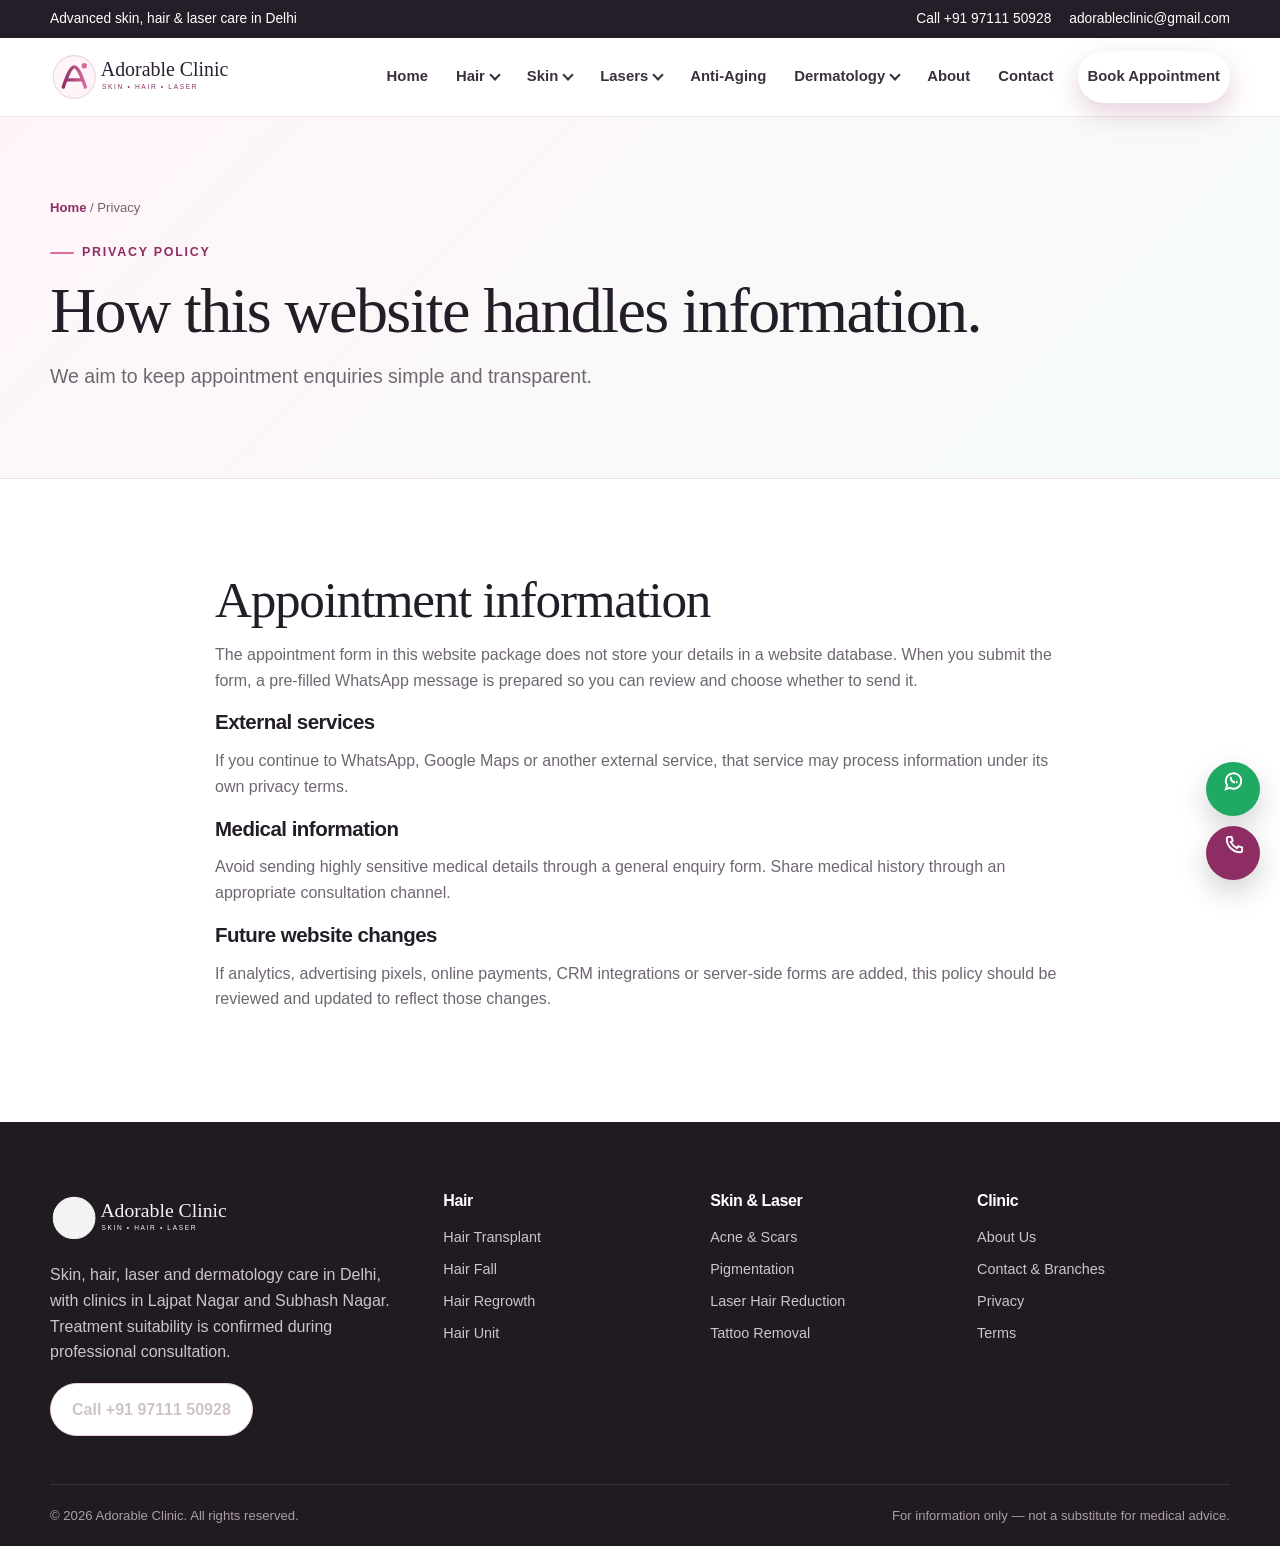
<file: privacy.html>
<!doctype html>
<html lang="en">
<head>
  <meta charset="utf-8">
  <meta name="viewport" content="width=device-width,initial-scale=1">
  <title>Privacy Policy | Adorable Clinic</title>
  <meta name="description" content="Privacy information for appointment enquiries and external services used by the Adorable Clinic website.">
  <meta name="theme-color" content="#8d2d63">
  <link rel="icon" href="favicon.svg" type="image/svg+xml">
  <link rel="stylesheet" href="assets/css/style.css">
</head>
<body>

<div class="topbar">
  <div class="container topbar-inner">
    <div>Advanced skin, hair &amp; laser care in Delhi</div>
    <div class="right"><a href="tel:+919711150928">Call +91 97111 50928</a><a href="mailto:adorableclinic@gmail.com">adorableclinic@gmail.com</a></div>
  </div>
</div>
<header class="site-header">
  <div class="container navbar">
    <a class="logo" href="index.html" aria-label="Adorable Clinic home"><img src="assets/logo.svg" alt="Adorable Clinic"></a>
    <button class="menu-btn" aria-label="Open menu" aria-expanded="false"><span></span></button>
    <nav class="nav-panel" aria-label="Main navigation">
      <ul class="nav">
        <li><a href="index.html">Home</a></li>
        <li class="has-dropdown"><a class="nav-trigger" href="hair.html" aria-expanded="false">Hair<span class="chev" aria-hidden="true"></span></a><div class="dropdown"><a href="treatment.html?service=hair-transplant">Hair Transplant</a><a href="treatment.html?service=hair-fall">Hair Fall Treatment</a><a href="treatment.html?service=hair-regrowth">Hair Regrowth Program</a><a href="treatment.html?service=hair-unit">Hair Unit</a><a href="treatment.html?service=hair-weaving">Hair Weaving &amp; Wigs</a><a href="treatment.html?service=hair-extension">Hair Extensions</a></div></li>
        <li class="has-dropdown"><a class="nav-trigger" href="skin.html" aria-expanded="false">Skin<span class="chev" aria-hidden="true"></span></a><div class="dropdown"><a href="treatment.html?service=acne-scar">Acne &amp; Acne Scars</a><a href="treatment.html?service=pigmentation">Pigmentation &amp; Dark Spots</a><a href="treatment.html?service=melasma">Melasma</a><a href="treatment.html?service=stretch-marks">Stretch Marks</a><a href="treatment.html?service=open-pores">Open Pores &amp; Texture</a><a href="treatment.html?service=eczema">Eczema Consultation</a></div></li>
        <li class="has-dropdown"><a class="nav-trigger" href="laser.html" aria-expanded="false">Lasers<span class="chev" aria-hidden="true"></span></a><div class="dropdown"><a href="treatment.html?service=laser-hair-removal">Laser Hair Reduction</a><a href="treatment.html?service=full-body-laser">Full Body Laser Hair Reduction</a><a href="treatment.html?service=tattoo-removal">Laser Tattoo Removal</a><a href="treatment.html?service=q-switch">Q-Switched Laser</a><a href="treatment.html?service=wart-tag">Wart &amp; Skin Tag Removal</a></div></li>
        <li><a href="anti-aging.html">Anti-Aging</a></li>
        <li class="has-dropdown"><a class="nav-trigger" href="dermatology.html" aria-expanded="false">Dermatology<span class="chev" aria-hidden="true"></span></a><div class="dropdown"><a href="treatment.html?service=dermatitis">Dermatitis Consultation</a><a href="treatment.html?service=psoriasis">Psoriasis Consultation</a><a href="treatment.html?service=vitiligo">Vitiligo Consultation</a><a href="treatment.html?service=eczema">Eczema Consultation</a><a href="treatment.html?service=pigmentation">Pigmentation Review</a></div></li>
        <li><a href="about.html">About</a></li>
        <li><a href="contact.html">Contact</a></li>
        <li><a class="btn btn-primary nav-cta" href="contact.html#appointment">Book Appointment</a></li>
      </ul>
    </nav>
  </div>
</header>
<main><section class="page-hero"><div class="container"><div class="breadcrumbs"><a href="index.html">Home</a> / Privacy</div><div class="eyebrow">Privacy Policy</div><h1>How this website handles information.</h1><p class="lead">We aim to keep appointment enquiries simple and transparent.</p></div></section><section class="section"><div class="container" style="max-width:850px"><h2>Appointment information</h2><p>The appointment form in this website package does not store your details in a website database. When you submit the form, a pre-filled WhatsApp message is prepared so you can review and choose whether to send it.</p><h3>External services</h3><p>If you continue to WhatsApp, Google Maps or another external service, that service may process information under its own privacy terms.</p><h3>Medical information</h3><p>Avoid sending highly sensitive medical details through a general enquiry form. Share medical history through an appropriate consultation channel.</p><h3>Future website changes</h3><p>If analytics, advertising pixels, online payments, CRM integrations or server-side forms are added, this policy should be reviewed and updated to reflect those changes.</p></div></section></main>

<footer class="site-footer">
  <div class="container footer-grid">
    <div>
      <img class="footer-logo" src="assets/logo.svg" alt="Adorable Clinic">
      <p>Skin, hair, laser and dermatology care in Delhi, with clinics in Lajpat Nagar and Subhash Nagar. Treatment suitability is confirmed during professional consultation.</p>
      <a class="btn btn-light" href="tel:+919711150928">Call +91 97111 50928</a>
    </div>
    <div>
      <h4>Hair</h4>
      <ul class="footer-links">
        <li><a href="treatment.html?service=hair-transplant">Hair Transplant</a></li>
        <li><a href="treatment.html?service=hair-fall">Hair Fall</a></li>
        <li><a href="treatment.html?service=hair-regrowth">Hair Regrowth</a></li>
        <li><a href="treatment.html?service=hair-unit">Hair Unit</a></li>
      </ul>
    </div>
    <div>
      <h4>Skin &amp; Laser</h4>
      <ul class="footer-links">
        <li><a href="treatment.html?service=acne-scar">Acne &amp; Scars</a></li>
        <li><a href="treatment.html?service=pigmentation">Pigmentation</a></li>
        <li><a href="treatment.html?service=laser-hair-removal">Laser Hair Reduction</a></li>
        <li><a href="treatment.html?service=tattoo-removal">Tattoo Removal</a></li>
      </ul>
    </div>
    <div>
      <h4>Clinic</h4>
      <ul class="footer-links">
        <li><a href="about.html">About Us</a></li>
        <li><a href="contact.html">Contact &amp; Branches</a></li>
        <li><a href="privacy.html">Privacy</a></li>
        <li><a href="terms.html">Terms</a></li>
      </ul>
    </div>
  </div>
  <div class="container footer-bottom">
    <div>© <span data-year></span> Adorable Clinic. All rights reserved.</div>
    <div>For information only — not a substitute for medical advice.</div>
  </div>
</footer>
<div class="floating-actions" aria-label="Quick contact">
  <a class="float-btn float-wa" href="https://wa.me/919711150928" target="_blank" rel="noopener" aria-label="WhatsApp Adorable Clinic">
    <svg viewBox="0 0 24 24" aria-hidden="true"><path d="M20 11.5a8 8 0 0 1-11.7 7.1L4 20l1.4-4.1A8 8 0 1 1 20 11.5Z"/><path d="M9 8.5c.4 2.4 2.1 4.1 4.5 4.8M14.7 13.2l1.5-1.2M8.9 8.6 10 7.4"/></svg><span>WhatsApp</span>
  </a>
  <a class="float-btn float-call" href="tel:+919711150928" aria-label="Call Adorable Clinic">
    <svg viewBox="0 0 24 24" aria-hidden="true"><path d="M7 3h3l1.2 4-2 1.5a15 15 0 0 0 6.3 6.3l1.5-2L21 14v3c0 1.1-.9 2-2 2C11.3 19 5 12.7 5 5c0-1.1.9-2 2-2Z"/></svg><span>Call</span>
  </a>
</div>
<script src="assets/js/main.js"></script>

</body>
</html>
</file>
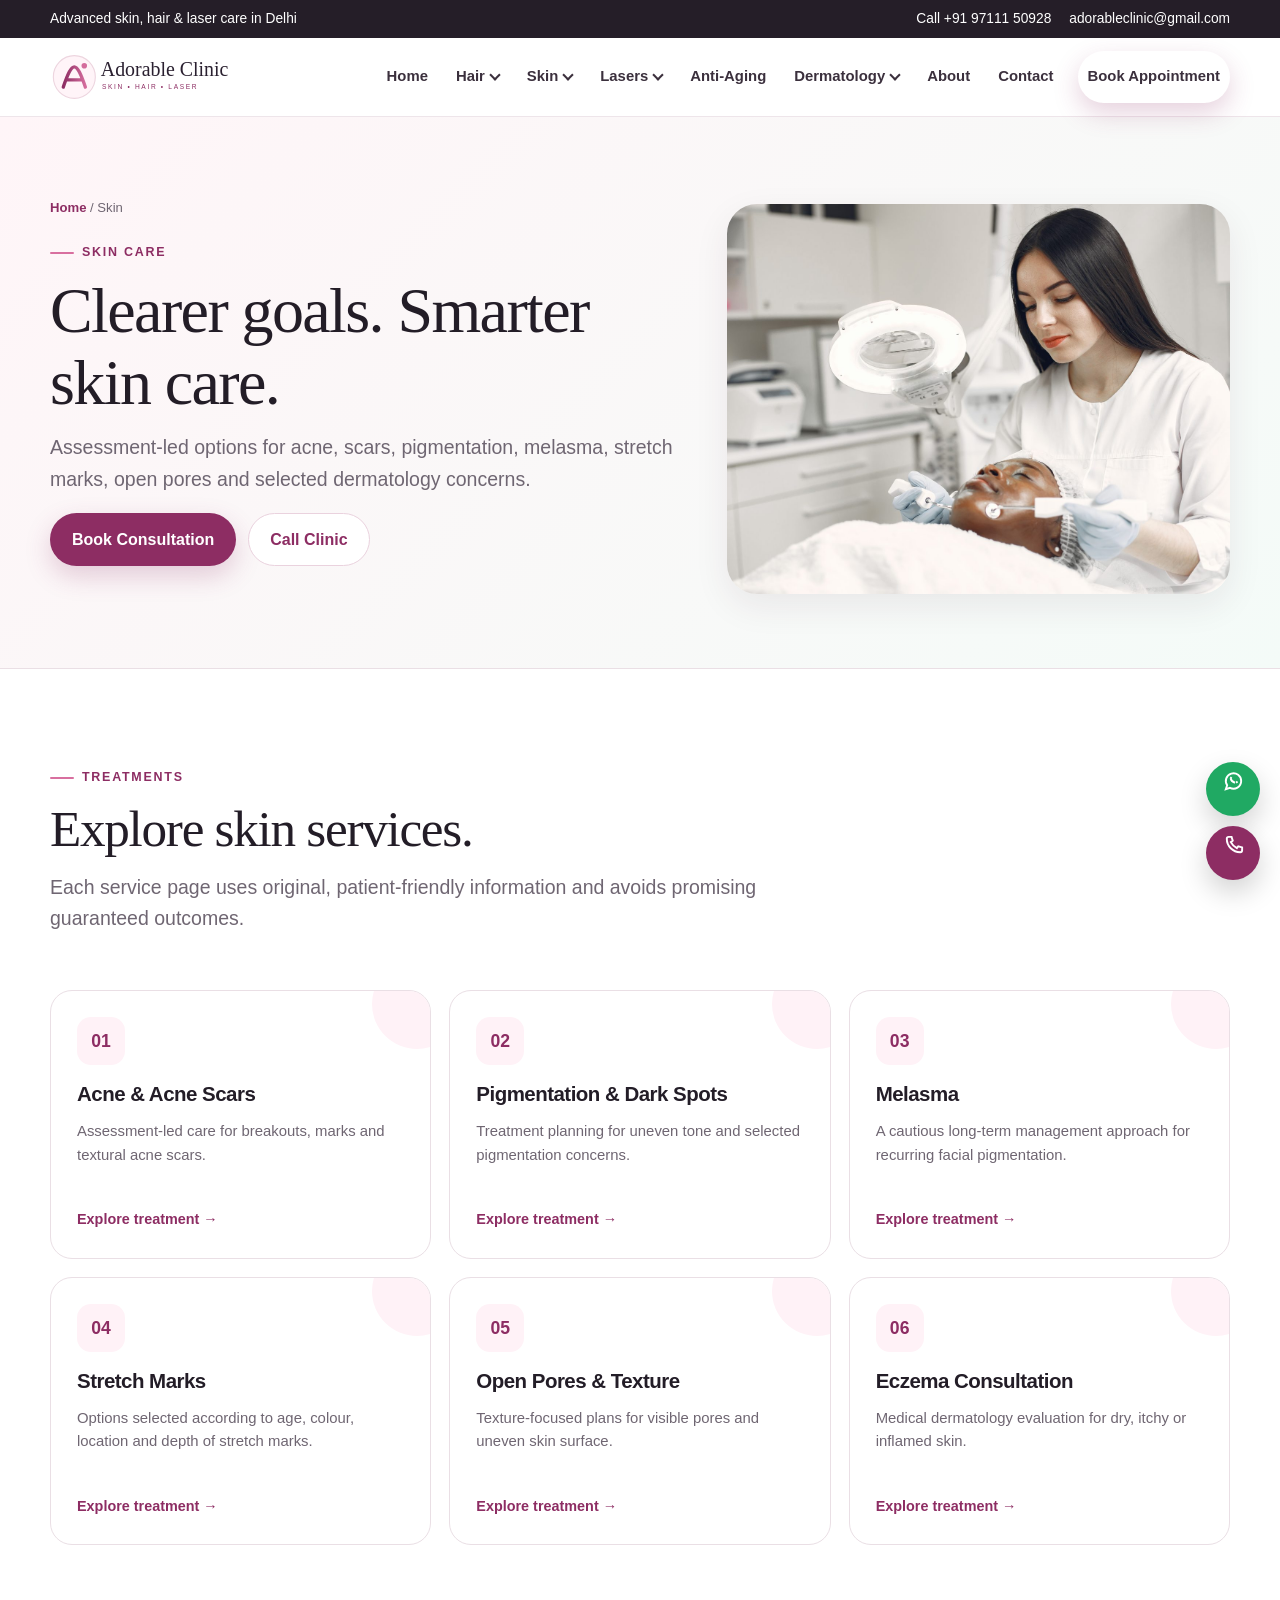
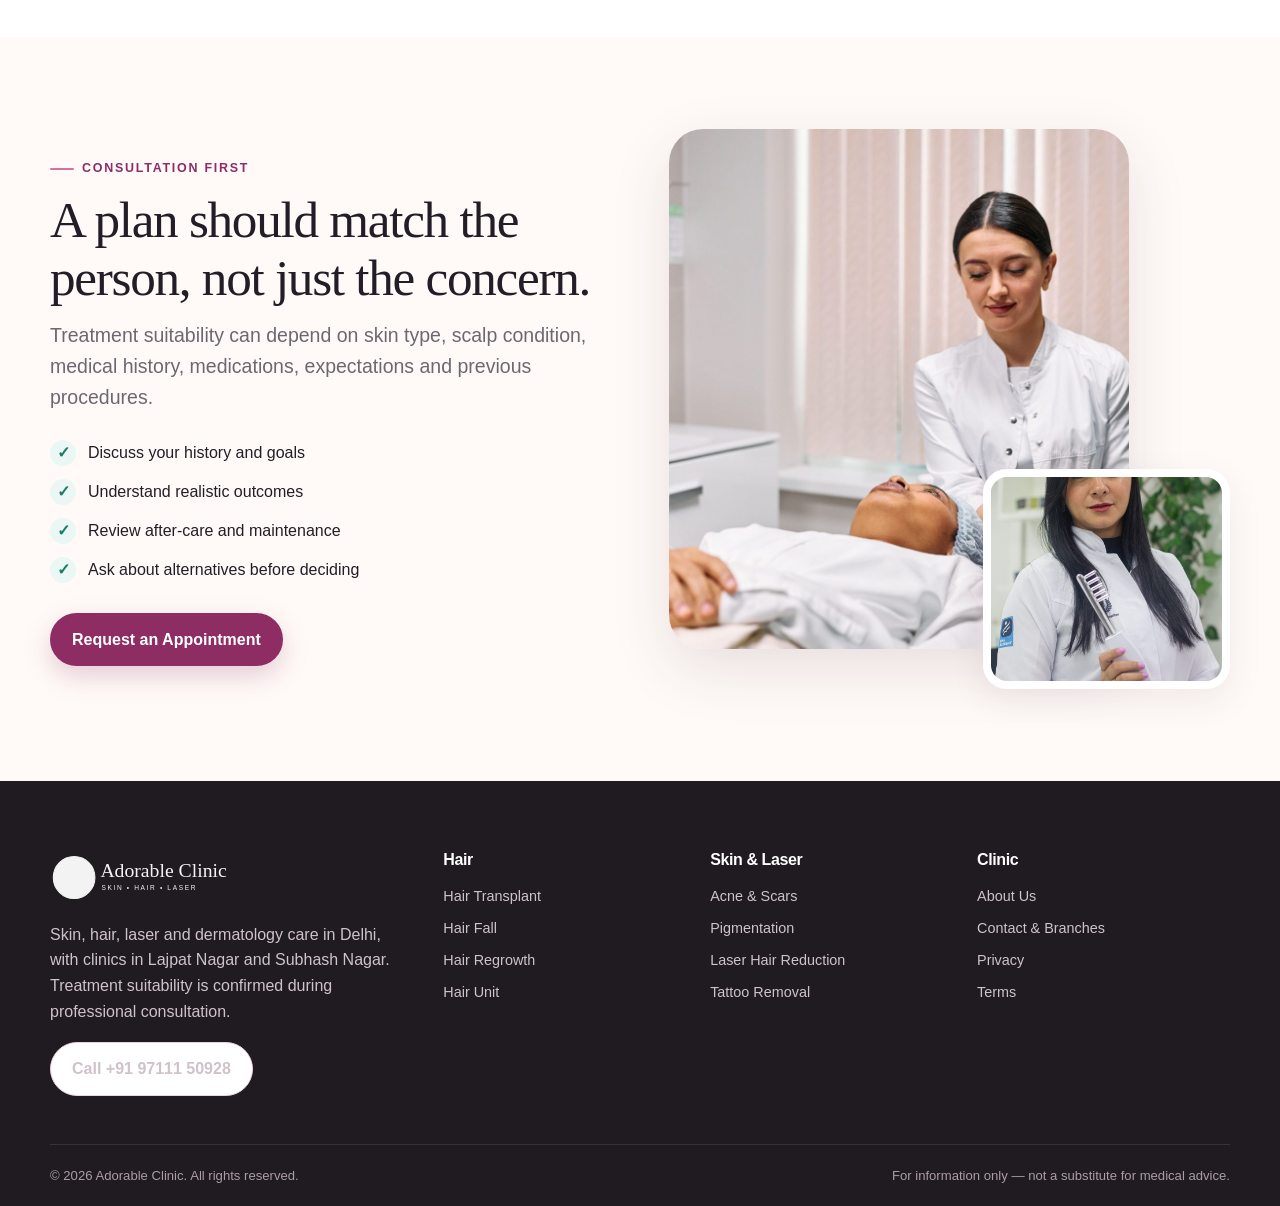
<file: skin.html>
<!doctype html>
<html lang="en">
<head>
  <meta charset="utf-8">
  <meta name="viewport" content="width=device-width,initial-scale=1">
  <title>Skin Treatments in Delhi | Adorable Clinic</title>
  <meta name="description" content="Assessment-led options for acne, scars, pigmentation, melasma, stretch marks, open pores and selected dermatology concerns.">
  <meta name="theme-color" content="#8d2d63">
  <link rel="icon" href="favicon.svg" type="image/svg+xml">
  <link rel="stylesheet" href="assets/css/style.css">
</head>
<body>

<div class="topbar">
  <div class="container topbar-inner">
    <div>Advanced skin, hair &amp; laser care in Delhi</div>
    <div class="right"><a href="tel:+919711150928">Call +91 97111 50928</a><a href="mailto:adorableclinic@gmail.com">adorableclinic@gmail.com</a></div>
  </div>
</div>
<header class="site-header">
  <div class="container navbar">
    <a class="logo" href="index.html" aria-label="Adorable Clinic home"><img src="assets/logo.svg" alt="Adorable Clinic"></a>
    <button class="menu-btn" aria-label="Open menu" aria-expanded="false"><span></span></button>
    <nav class="nav-panel" aria-label="Main navigation">
      <ul class="nav">
        <li><a href="index.html">Home</a></li>
        <li class="has-dropdown"><a class="nav-trigger" href="hair.html" aria-expanded="false">Hair<span class="chev" aria-hidden="true"></span></a><div class="dropdown"><a href="treatment.html?service=hair-transplant">Hair Transplant</a><a href="treatment.html?service=hair-fall">Hair Fall Treatment</a><a href="treatment.html?service=hair-regrowth">Hair Regrowth Program</a><a href="treatment.html?service=hair-unit">Hair Unit</a><a href="treatment.html?service=hair-weaving">Hair Weaving &amp; Wigs</a><a href="treatment.html?service=hair-extension">Hair Extensions</a></div></li>
        <li class="has-dropdown"><a class="nav-trigger" href="skin.html" aria-expanded="false">Skin<span class="chev" aria-hidden="true"></span></a><div class="dropdown"><a href="treatment.html?service=acne-scar">Acne &amp; Acne Scars</a><a href="treatment.html?service=pigmentation">Pigmentation &amp; Dark Spots</a><a href="treatment.html?service=melasma">Melasma</a><a href="treatment.html?service=stretch-marks">Stretch Marks</a><a href="treatment.html?service=open-pores">Open Pores &amp; Texture</a><a href="treatment.html?service=eczema">Eczema Consultation</a></div></li>
        <li class="has-dropdown"><a class="nav-trigger" href="laser.html" aria-expanded="false">Lasers<span class="chev" aria-hidden="true"></span></a><div class="dropdown"><a href="treatment.html?service=laser-hair-removal">Laser Hair Reduction</a><a href="treatment.html?service=full-body-laser">Full Body Laser Hair Reduction</a><a href="treatment.html?service=tattoo-removal">Laser Tattoo Removal</a><a href="treatment.html?service=q-switch">Q-Switched Laser</a><a href="treatment.html?service=wart-tag">Wart &amp; Skin Tag Removal</a></div></li>
        <li><a href="anti-aging.html">Anti-Aging</a></li>
        <li class="has-dropdown"><a class="nav-trigger" href="dermatology.html" aria-expanded="false">Dermatology<span class="chev" aria-hidden="true"></span></a><div class="dropdown"><a href="treatment.html?service=dermatitis">Dermatitis Consultation</a><a href="treatment.html?service=psoriasis">Psoriasis Consultation</a><a href="treatment.html?service=vitiligo">Vitiligo Consultation</a><a href="treatment.html?service=eczema">Eczema Consultation</a><a href="treatment.html?service=pigmentation">Pigmentation Review</a></div></li>
        <li><a href="about.html">About</a></li>
        <li><a href="contact.html">Contact</a></li>
        <li><a class="btn btn-primary nav-cta" href="contact.html#appointment">Book Appointment</a></li>
      </ul>
    </nav>
  </div>
</header>
<main>
<section class="page-hero"><div class="container page-hero-grid"><div class="reveal"><div class="breadcrumbs"><a href="index.html">Home</a> / Skin</div><div class="eyebrow">Skin Care</div><h1>Clearer goals. Smarter skin care.</h1><p class="lead">Assessment-led options for acne, scars, pigmentation, melasma, stretch marks, open pores and selected dermatology concerns.</p><div class="hero-actions"><a class="btn btn-primary" href="contact.html#appointment">Book Consultation</a><a class="btn btn-light" href="tel:+919711150928">Call Clinic</a></div></div><div class="visual reveal"><img src="assets/images/skin-treatment.jpg" alt="Skin treatment at a modern clinic"></div></div></section>
<section class="section"><div class="container"><div class="section-head"><div class="text"><div class="eyebrow">Treatments</div><h2>Explore skin services.</h2><p class="lead">Each service page uses original, patient-friendly information and avoids promising guaranteed outcomes.</p></div></div><div class="service-grid"><article class="service-card reveal"><div class="service-icon">01</div><h3>Acne &amp; Acne Scars</h3><p>Assessment-led care for breakouts, marks and textural acne scars.</p><a href="treatment.html?service=acne-scar">Explore treatment →</a></article><article class="service-card reveal"><div class="service-icon">02</div><h3>Pigmentation &amp; Dark Spots</h3><p>Treatment planning for uneven tone and selected pigmentation concerns.</p><a href="treatment.html?service=pigmentation">Explore treatment →</a></article><article class="service-card reveal"><div class="service-icon">03</div><h3>Melasma</h3><p>A cautious long-term management approach for recurring facial pigmentation.</p><a href="treatment.html?service=melasma">Explore treatment →</a></article><article class="service-card reveal"><div class="service-icon">04</div><h3>Stretch Marks</h3><p>Options selected according to age, colour, location and depth of stretch marks.</p><a href="treatment.html?service=stretch-marks">Explore treatment →</a></article><article class="service-card reveal"><div class="service-icon">05</div><h3>Open Pores &amp; Texture</h3><p>Texture-focused plans for visible pores and uneven skin surface.</p><a href="treatment.html?service=open-pores">Explore treatment →</a></article><article class="service-card reveal"><div class="service-icon">06</div><h3>Eczema Consultation</h3><p>Medical dermatology evaluation for dry, itchy or inflamed skin.</p><a href="treatment.html?service=eczema">Explore treatment →</a></article></div></div></section>

<section class="section bg-cream"><div class="container split"><div class="reveal"><div class="eyebrow">Consultation First</div><h2>A plan should match the person, not just the concern.</h2><p class="lead">Treatment suitability can depend on skin type, scalp condition, medical history, medications, expectations and previous procedures.</p><ul class="check-list"><li>Discuss your history and goals</li><li>Understand realistic outcomes</li><li>Review after-care and maintenance</li><li>Ask about alternatives before deciding</li></ul><a class="btn btn-primary" href="contact.html#appointment">Request an Appointment</a></div><div class="media-stack reveal"><img class="main-img" src="assets/images/consultation.jpg" alt="Clinic consultation"><img class="small-img" src="assets/images/doctor.jpg" alt="Medical professional"></div></div></section>
</main>

<footer class="site-footer">
  <div class="container footer-grid">
    <div>
      <img class="footer-logo" src="assets/logo.svg" alt="Adorable Clinic">
      <p>Skin, hair, laser and dermatology care in Delhi, with clinics in Lajpat Nagar and Subhash Nagar. Treatment suitability is confirmed during professional consultation.</p>
      <a class="btn btn-light" href="tel:+919711150928">Call +91 97111 50928</a>
    </div>
    <div>
      <h4>Hair</h4>
      <ul class="footer-links">
        <li><a href="treatment.html?service=hair-transplant">Hair Transplant</a></li>
        <li><a href="treatment.html?service=hair-fall">Hair Fall</a></li>
        <li><a href="treatment.html?service=hair-regrowth">Hair Regrowth</a></li>
        <li><a href="treatment.html?service=hair-unit">Hair Unit</a></li>
      </ul>
    </div>
    <div>
      <h4>Skin &amp; Laser</h4>
      <ul class="footer-links">
        <li><a href="treatment.html?service=acne-scar">Acne &amp; Scars</a></li>
        <li><a href="treatment.html?service=pigmentation">Pigmentation</a></li>
        <li><a href="treatment.html?service=laser-hair-removal">Laser Hair Reduction</a></li>
        <li><a href="treatment.html?service=tattoo-removal">Tattoo Removal</a></li>
      </ul>
    </div>
    <div>
      <h4>Clinic</h4>
      <ul class="footer-links">
        <li><a href="about.html">About Us</a></li>
        <li><a href="contact.html">Contact &amp; Branches</a></li>
        <li><a href="privacy.html">Privacy</a></li>
        <li><a href="terms.html">Terms</a></li>
      </ul>
    </div>
  </div>
  <div class="container footer-bottom">
    <div>© <span data-year></span> Adorable Clinic. All rights reserved.</div>
    <div>For information only — not a substitute for medical advice.</div>
  </div>
</footer>
<div class="floating-actions" aria-label="Quick contact">
  <a class="float-btn float-wa" href="https://wa.me/919711150928" target="_blank" rel="noopener" aria-label="WhatsApp Adorable Clinic">
    <svg viewBox="0 0 24 24" aria-hidden="true"><path d="M20 11.5a8 8 0 0 1-11.7 7.1L4 20l1.4-4.1A8 8 0 1 1 20 11.5Z"/><path d="M9 8.5c.4 2.4 2.1 4.1 4.5 4.8M14.7 13.2l1.5-1.2M8.9 8.6 10 7.4"/></svg><span>WhatsApp</span>
  </a>
  <a class="float-btn float-call" href="tel:+919711150928" aria-label="Call Adorable Clinic">
    <svg viewBox="0 0 24 24" aria-hidden="true"><path d="M7 3h3l1.2 4-2 1.5a15 15 0 0 0 6.3 6.3l1.5-2L21 14v3c0 1.1-.9 2-2 2C11.3 19 5 12.7 5 5c0-1.1.9-2 2-2Z"/></svg><span>Call</span>
  </a>
</div>
<script src="assets/js/main.js"></script>

</body>
</html>
</file>
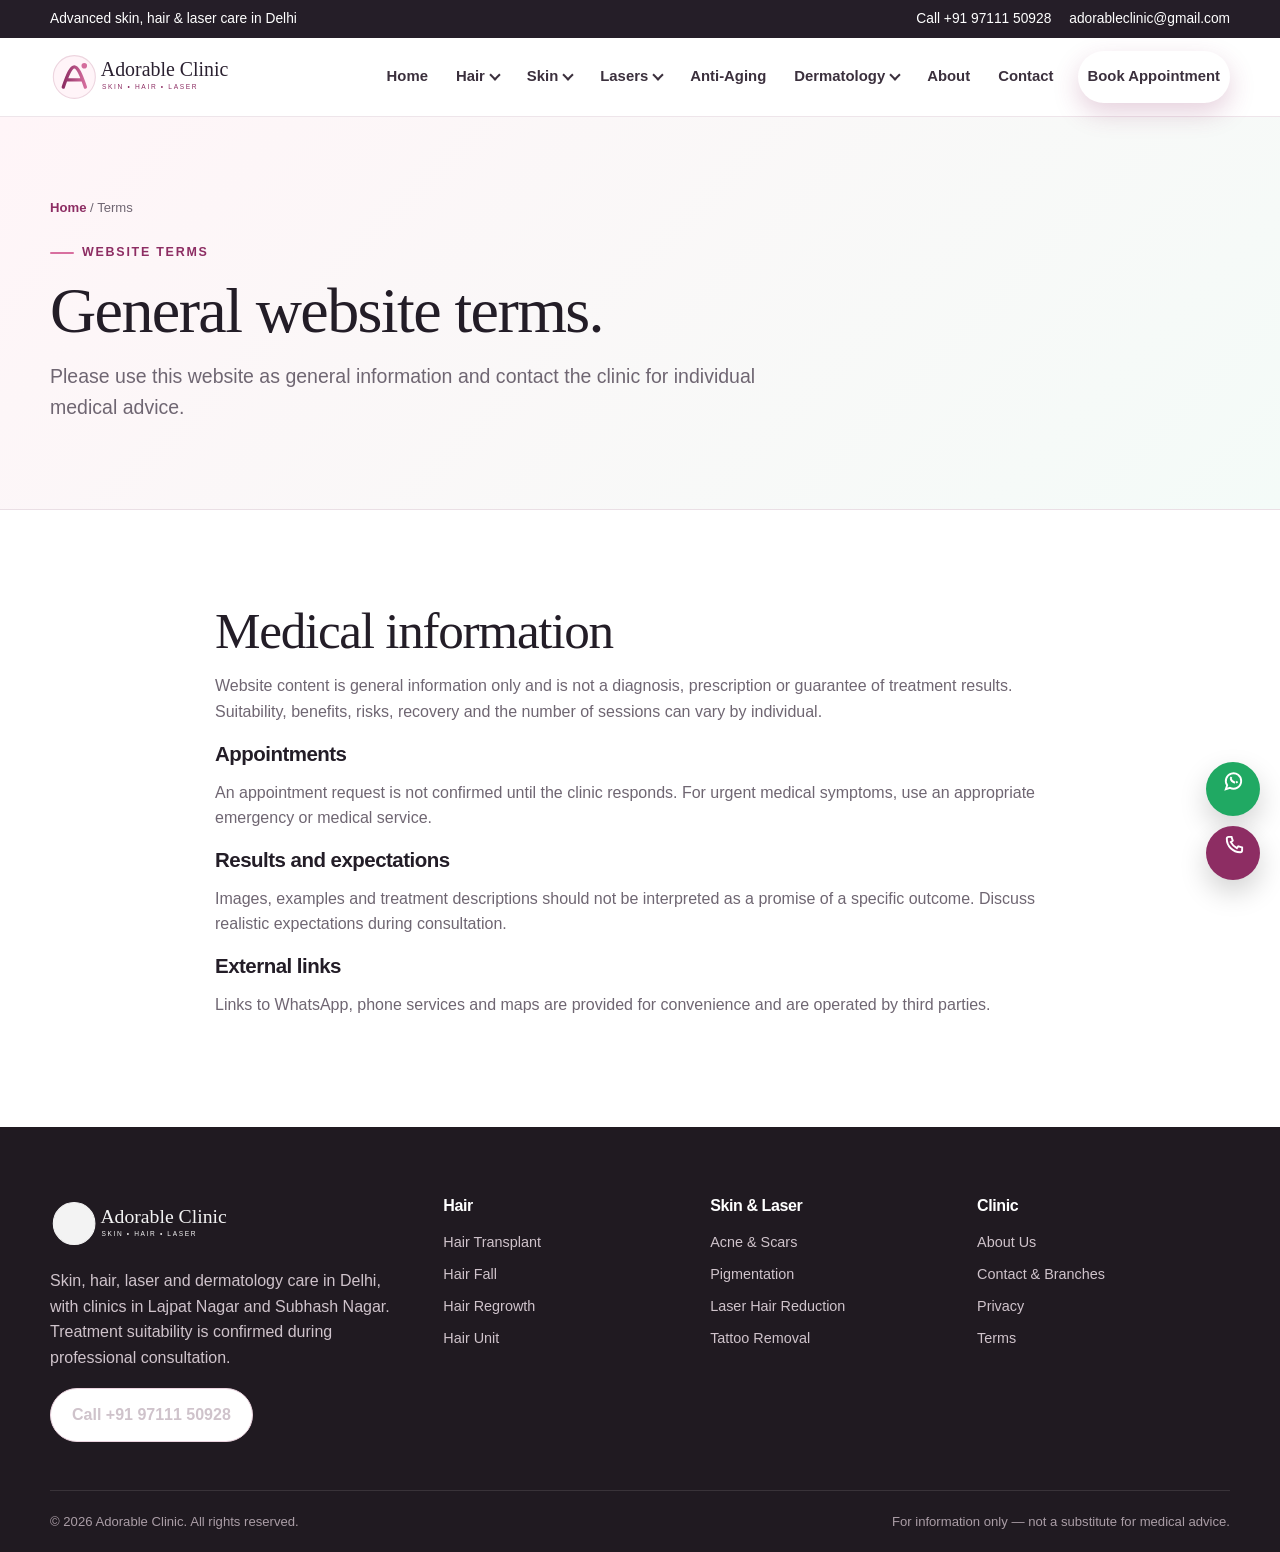
<file: terms.html>
<!doctype html>
<html lang="en">
<head>
  <meta charset="utf-8">
  <meta name="viewport" content="width=device-width,initial-scale=1">
  <title>Terms | Adorable Clinic</title>
  <meta name="description" content="General website terms for Adorable Clinic appointments, treatment information and external links.">
  <meta name="theme-color" content="#8d2d63">
  <link rel="icon" href="favicon.svg" type="image/svg+xml">
  <link rel="stylesheet" href="assets/css/style.css">
</head>
<body>

<div class="topbar">
  <div class="container topbar-inner">
    <div>Advanced skin, hair &amp; laser care in Delhi</div>
    <div class="right"><a href="tel:+919711150928">Call +91 97111 50928</a><a href="mailto:adorableclinic@gmail.com">adorableclinic@gmail.com</a></div>
  </div>
</div>
<header class="site-header">
  <div class="container navbar">
    <a class="logo" href="index.html" aria-label="Adorable Clinic home"><img src="assets/logo.svg" alt="Adorable Clinic"></a>
    <button class="menu-btn" aria-label="Open menu" aria-expanded="false"><span></span></button>
    <nav class="nav-panel" aria-label="Main navigation">
      <ul class="nav">
        <li><a href="index.html">Home</a></li>
        <li class="has-dropdown"><a class="nav-trigger" href="hair.html" aria-expanded="false">Hair<span class="chev" aria-hidden="true"></span></a><div class="dropdown"><a href="treatment.html?service=hair-transplant">Hair Transplant</a><a href="treatment.html?service=hair-fall">Hair Fall Treatment</a><a href="treatment.html?service=hair-regrowth">Hair Regrowth Program</a><a href="treatment.html?service=hair-unit">Hair Unit</a><a href="treatment.html?service=hair-weaving">Hair Weaving &amp; Wigs</a><a href="treatment.html?service=hair-extension">Hair Extensions</a></div></li>
        <li class="has-dropdown"><a class="nav-trigger" href="skin.html" aria-expanded="false">Skin<span class="chev" aria-hidden="true"></span></a><div class="dropdown"><a href="treatment.html?service=acne-scar">Acne &amp; Acne Scars</a><a href="treatment.html?service=pigmentation">Pigmentation &amp; Dark Spots</a><a href="treatment.html?service=melasma">Melasma</a><a href="treatment.html?service=stretch-marks">Stretch Marks</a><a href="treatment.html?service=open-pores">Open Pores &amp; Texture</a><a href="treatment.html?service=eczema">Eczema Consultation</a></div></li>
        <li class="has-dropdown"><a class="nav-trigger" href="laser.html" aria-expanded="false">Lasers<span class="chev" aria-hidden="true"></span></a><div class="dropdown"><a href="treatment.html?service=laser-hair-removal">Laser Hair Reduction</a><a href="treatment.html?service=full-body-laser">Full Body Laser Hair Reduction</a><a href="treatment.html?service=tattoo-removal">Laser Tattoo Removal</a><a href="treatment.html?service=q-switch">Q-Switched Laser</a><a href="treatment.html?service=wart-tag">Wart &amp; Skin Tag Removal</a></div></li>
        <li><a href="anti-aging.html">Anti-Aging</a></li>
        <li class="has-dropdown"><a class="nav-trigger" href="dermatology.html" aria-expanded="false">Dermatology<span class="chev" aria-hidden="true"></span></a><div class="dropdown"><a href="treatment.html?service=dermatitis">Dermatitis Consultation</a><a href="treatment.html?service=psoriasis">Psoriasis Consultation</a><a href="treatment.html?service=vitiligo">Vitiligo Consultation</a><a href="treatment.html?service=eczema">Eczema Consultation</a><a href="treatment.html?service=pigmentation">Pigmentation Review</a></div></li>
        <li><a href="about.html">About</a></li>
        <li><a href="contact.html">Contact</a></li>
        <li><a class="btn btn-primary nav-cta" href="contact.html#appointment">Book Appointment</a></li>
      </ul>
    </nav>
  </div>
</header>
<main><section class="page-hero"><div class="container"><div class="breadcrumbs"><a href="index.html">Home</a> / Terms</div><div class="eyebrow">Website Terms</div><h1>General website terms.</h1><p class="lead">Please use this website as general information and contact the clinic for individual medical advice.</p></div></section><section class="section"><div class="container" style="max-width:850px"><h2>Medical information</h2><p>Website content is general information only and is not a diagnosis, prescription or guarantee of treatment results. Suitability, benefits, risks, recovery and the number of sessions can vary by individual.</p><h3>Appointments</h3><p>An appointment request is not confirmed until the clinic responds. For urgent medical symptoms, use an appropriate emergency or medical service.</p><h3>Results and expectations</h3><p>Images, examples and treatment descriptions should not be interpreted as a promise of a specific outcome. Discuss realistic expectations during consultation.</p><h3>External links</h3><p>Links to WhatsApp, phone services and maps are provided for convenience and are operated by third parties.</p></div></section></main>

<footer class="site-footer">
  <div class="container footer-grid">
    <div>
      <img class="footer-logo" src="assets/logo.svg" alt="Adorable Clinic">
      <p>Skin, hair, laser and dermatology care in Delhi, with clinics in Lajpat Nagar and Subhash Nagar. Treatment suitability is confirmed during professional consultation.</p>
      <a class="btn btn-light" href="tel:+919711150928">Call +91 97111 50928</a>
    </div>
    <div>
      <h4>Hair</h4>
      <ul class="footer-links">
        <li><a href="treatment.html?service=hair-transplant">Hair Transplant</a></li>
        <li><a href="treatment.html?service=hair-fall">Hair Fall</a></li>
        <li><a href="treatment.html?service=hair-regrowth">Hair Regrowth</a></li>
        <li><a href="treatment.html?service=hair-unit">Hair Unit</a></li>
      </ul>
    </div>
    <div>
      <h4>Skin &amp; Laser</h4>
      <ul class="footer-links">
        <li><a href="treatment.html?service=acne-scar">Acne &amp; Scars</a></li>
        <li><a href="treatment.html?service=pigmentation">Pigmentation</a></li>
        <li><a href="treatment.html?service=laser-hair-removal">Laser Hair Reduction</a></li>
        <li><a href="treatment.html?service=tattoo-removal">Tattoo Removal</a></li>
      </ul>
    </div>
    <div>
      <h4>Clinic</h4>
      <ul class="footer-links">
        <li><a href="about.html">About Us</a></li>
        <li><a href="contact.html">Contact &amp; Branches</a></li>
        <li><a href="privacy.html">Privacy</a></li>
        <li><a href="terms.html">Terms</a></li>
      </ul>
    </div>
  </div>
  <div class="container footer-bottom">
    <div>© <span data-year></span> Adorable Clinic. All rights reserved.</div>
    <div>For information only — not a substitute for medical advice.</div>
  </div>
</footer>
<div class="floating-actions" aria-label="Quick contact">
  <a class="float-btn float-wa" href="https://wa.me/919711150928" target="_blank" rel="noopener" aria-label="WhatsApp Adorable Clinic">
    <svg viewBox="0 0 24 24" aria-hidden="true"><path d="M20 11.5a8 8 0 0 1-11.7 7.1L4 20l1.4-4.1A8 8 0 1 1 20 11.5Z"/><path d="M9 8.5c.4 2.4 2.1 4.1 4.5 4.8M14.7 13.2l1.5-1.2M8.9 8.6 10 7.4"/></svg><span>WhatsApp</span>
  </a>
  <a class="float-btn float-call" href="tel:+919711150928" aria-label="Call Adorable Clinic">
    <svg viewBox="0 0 24 24" aria-hidden="true"><path d="M7 3h3l1.2 4-2 1.5a15 15 0 0 0 6.3 6.3l1.5-2L21 14v3c0 1.1-.9 2-2 2C11.3 19 5 12.7 5 5c0-1.1.9-2 2-2Z"/></svg><span>Call</span>
  </a>
</div>
<script src="assets/js/main.js"></script>

</body>
</html>
</file>
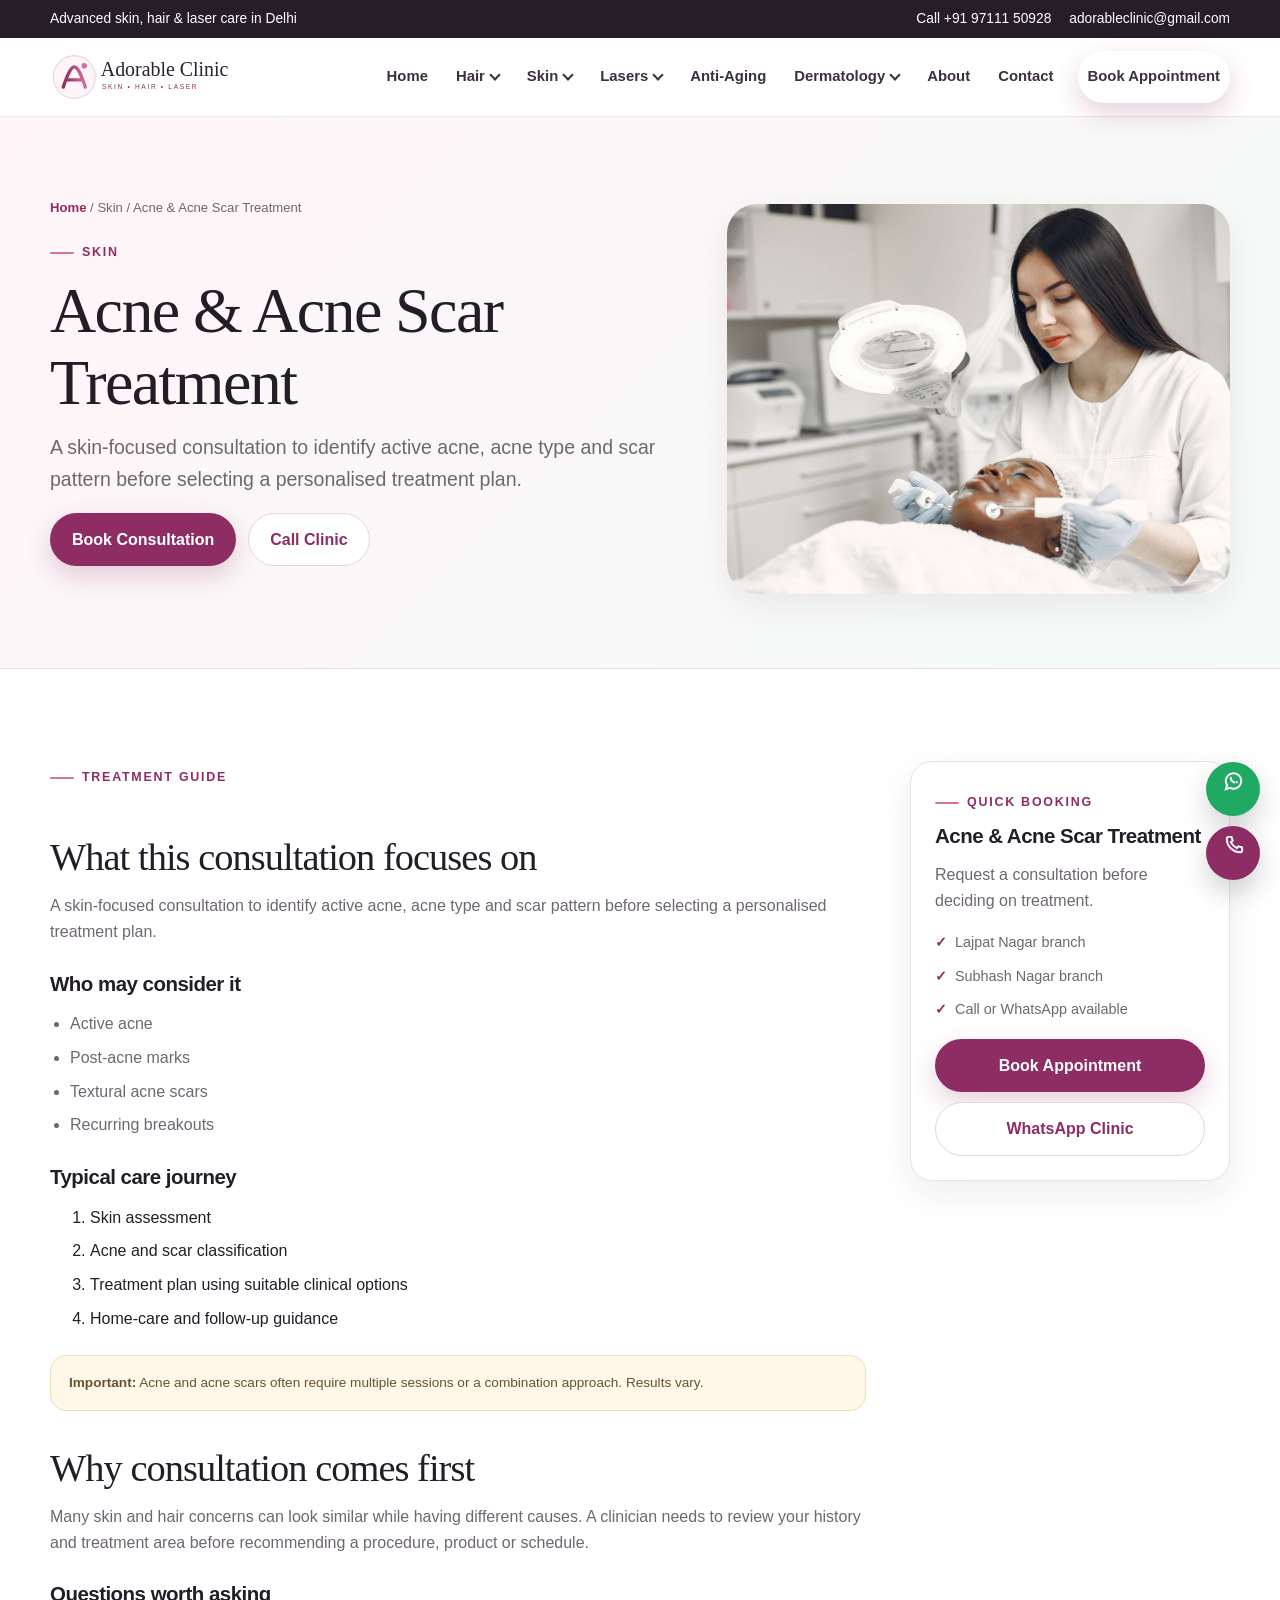
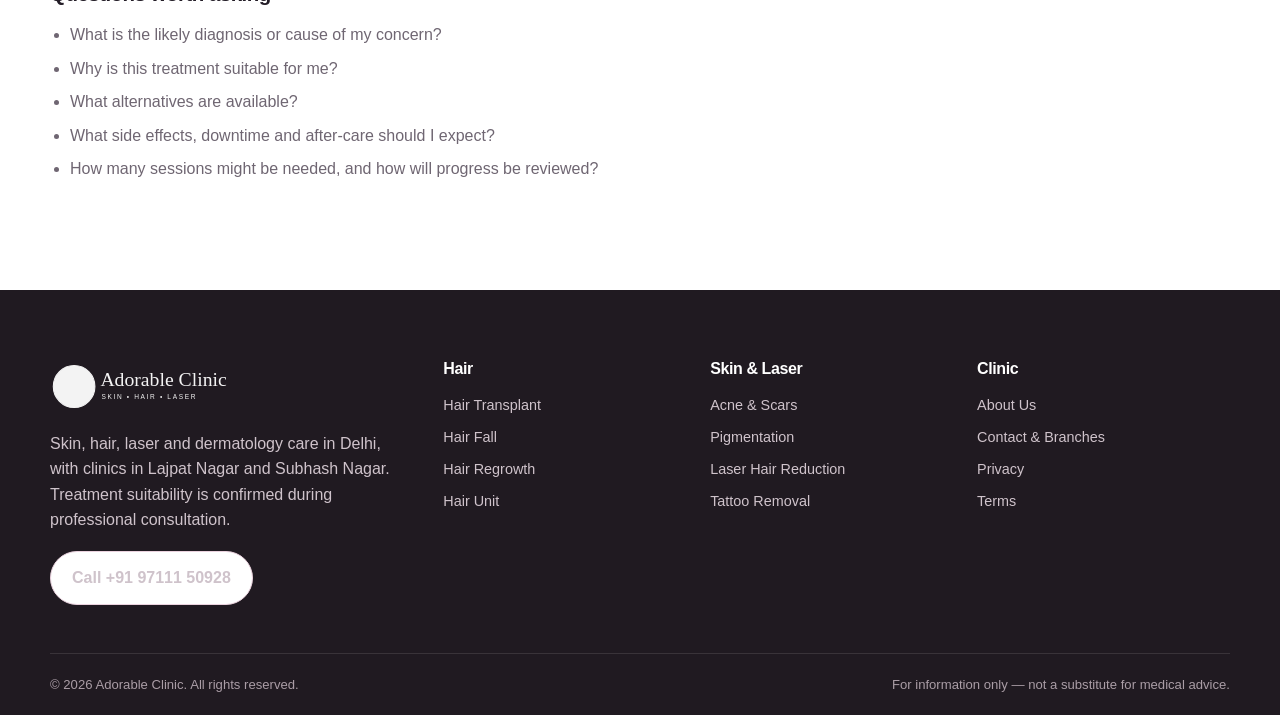
<file: treatment.html>
<!doctype html>
<html lang="en">
<head>
  <meta charset="utf-8">
  <meta name="viewport" content="width=device-width,initial-scale=1">
  <title>Treatment in Delhi | Adorable Clinic</title>
  <meta name="description" content="Treatment information from Adorable Clinic.">
  <meta name="theme-color" content="#8d2d63">
  <link rel="icon" href="favicon.svg" type="image/svg+xml">
  <link rel="stylesheet" href="assets/css/style.css">
</head>
<body>

<div class="topbar">
  <div class="container topbar-inner">
    <div>Advanced skin, hair &amp; laser care in Delhi</div>
    <div class="right"><a href="tel:+919711150928">Call +91 97111 50928</a><a href="mailto:adorableclinic@gmail.com">adorableclinic@gmail.com</a></div>
  </div>
</div>
<header class="site-header">
  <div class="container navbar">
    <a class="logo" href="index.html" aria-label="Adorable Clinic home"><img src="assets/logo.svg" alt="Adorable Clinic"></a>
    <button class="menu-btn" aria-label="Open menu" aria-expanded="false"><span></span></button>
    <nav class="nav-panel" aria-label="Main navigation">
      <ul class="nav">
        <li><a href="index.html">Home</a></li>
        <li class="has-dropdown"><a class="nav-trigger" href="hair.html" aria-expanded="false">Hair<span class="chev" aria-hidden="true"></span></a><div class="dropdown"><a href="treatment.html?service=hair-transplant">Hair Transplant</a><a href="treatment.html?service=hair-fall">Hair Fall Treatment</a><a href="treatment.html?service=hair-regrowth">Hair Regrowth Program</a><a href="treatment.html?service=hair-unit">Hair Unit</a><a href="treatment.html?service=hair-weaving">Hair Weaving &amp; Wigs</a><a href="treatment.html?service=hair-extension">Hair Extensions</a></div></li>
        <li class="has-dropdown"><a class="nav-trigger" href="skin.html" aria-expanded="false">Skin<span class="chev" aria-hidden="true"></span></a><div class="dropdown"><a href="treatment.html?service=acne-scar">Acne &amp; Acne Scars</a><a href="treatment.html?service=pigmentation">Pigmentation &amp; Dark Spots</a><a href="treatment.html?service=melasma">Melasma</a><a href="treatment.html?service=stretch-marks">Stretch Marks</a><a href="treatment.html?service=open-pores">Open Pores &amp; Texture</a><a href="treatment.html?service=eczema">Eczema Consultation</a></div></li>
        <li class="has-dropdown"><a class="nav-trigger" href="laser.html" aria-expanded="false">Lasers<span class="chev" aria-hidden="true"></span></a><div class="dropdown"><a href="treatment.html?service=laser-hair-removal">Laser Hair Reduction</a><a href="treatment.html?service=full-body-laser">Full Body Laser Hair Reduction</a><a href="treatment.html?service=tattoo-removal">Laser Tattoo Removal</a><a href="treatment.html?service=q-switch">Q-Switched Laser</a><a href="treatment.html?service=wart-tag">Wart &amp; Skin Tag Removal</a></div></li>
        <li><a href="anti-aging.html">Anti-Aging</a></li>
        <li class="has-dropdown"><a class="nav-trigger" href="dermatology.html" aria-expanded="false">Dermatology<span class="chev" aria-hidden="true"></span></a><div class="dropdown"><a href="treatment.html?service=dermatitis">Dermatitis Consultation</a><a href="treatment.html?service=psoriasis">Psoriasis Consultation</a><a href="treatment.html?service=vitiligo">Vitiligo Consultation</a><a href="treatment.html?service=eczema">Eczema Consultation</a><a href="treatment.html?service=pigmentation">Pigmentation Review</a></div></li>
        <li><a href="about.html">About</a></li>
        <li><a href="contact.html">Contact</a></li>
        <li><a class="btn btn-primary nav-cta" href="contact.html#appointment">Book Appointment</a></li>
      </ul>
    </nav>
  </div>
</header>
<main>
<section class="page-hero"><div class="container page-hero-grid"><div class="reveal"><div class="breadcrumbs"><a href="index.html">Home</a> / <span data-treatment-category>Skin</span> / <span data-treatment-title>Acne &amp; Acne Scar Treatment</span></div><div class="eyebrow" data-treatment-category>Skin</div><h1 data-treatment-title>Acne &amp; Acne Scar Treatment</h1><p class="lead" data-treatment-intro>Assessment-led treatment information.</p><div class="hero-actions"><a class="btn btn-primary" href="contact.html#appointment">Book Consultation</a><a class="btn btn-light" href="tel:+919711150928">Call Clinic</a></div></div><div class="visual reveal"><img data-treatment-image src="assets/images/skin-treatment.jpg" alt="Treatment"></div></div></section>
<section class="section"><div class="container treatment-layout"><article class="treatment-main reveal"><div class="eyebrow">Treatment Guide</div><h2>What this consultation focuses on</h2><p data-treatment-intro>Assessment-led treatment information.</p><h3>Who may consider it</h3><ul data-treatment-who></ul><h3>Typical care journey</h3><ol data-treatment-steps></ol><div class="notice"><strong>Important:</strong> <span data-treatment-note></span></div><h2>Why consultation comes first</h2><p>Many skin and hair concerns can look similar while having different causes. A clinician needs to review your history and treatment area before recommending a procedure, product or schedule.</p><h3>Questions worth asking</h3><ul><li>What is the likely diagnosis or cause of my concern?</li><li>Why is this treatment suitable for me?</li><li>What alternatives are available?</li><li>What side effects, downtime and after-care should I expect?</li><li>How many sessions might be needed, and how will progress be reviewed?</li></ul></article><aside><div class="side-card reveal"><div class="eyebrow">Quick Booking</div><h3 data-treatment-title>Treatment</h3><p>Request a consultation before deciding on treatment.</p><ul><li>Lajpat Nagar branch</li><li>Subhash Nagar branch</li><li>Call or WhatsApp available</li></ul><a class="btn btn-primary" style="width:100%" href="contact.html#appointment">Book Appointment</a><a class="btn btn-light" style="width:100%;margin-top:10px" href="https://wa.me/919711150928" target="_blank" rel="noopener">WhatsApp Clinic</a></div></aside></div></section>
</main>

<footer class="site-footer">
  <div class="container footer-grid">
    <div>
      <img class="footer-logo" src="assets/logo.svg" alt="Adorable Clinic">
      <p>Skin, hair, laser and dermatology care in Delhi, with clinics in Lajpat Nagar and Subhash Nagar. Treatment suitability is confirmed during professional consultation.</p>
      <a class="btn btn-light" href="tel:+919711150928">Call +91 97111 50928</a>
    </div>
    <div>
      <h4>Hair</h4>
      <ul class="footer-links">
        <li><a href="treatment.html?service=hair-transplant">Hair Transplant</a></li>
        <li><a href="treatment.html?service=hair-fall">Hair Fall</a></li>
        <li><a href="treatment.html?service=hair-regrowth">Hair Regrowth</a></li>
        <li><a href="treatment.html?service=hair-unit">Hair Unit</a></li>
      </ul>
    </div>
    <div>
      <h4>Skin &amp; Laser</h4>
      <ul class="footer-links">
        <li><a href="treatment.html?service=acne-scar">Acne &amp; Scars</a></li>
        <li><a href="treatment.html?service=pigmentation">Pigmentation</a></li>
        <li><a href="treatment.html?service=laser-hair-removal">Laser Hair Reduction</a></li>
        <li><a href="treatment.html?service=tattoo-removal">Tattoo Removal</a></li>
      </ul>
    </div>
    <div>
      <h4>Clinic</h4>
      <ul class="footer-links">
        <li><a href="about.html">About Us</a></li>
        <li><a href="contact.html">Contact &amp; Branches</a></li>
        <li><a href="privacy.html">Privacy</a></li>
        <li><a href="terms.html">Terms</a></li>
      </ul>
    </div>
  </div>
  <div class="container footer-bottom">
    <div>© <span data-year></span> Adorable Clinic. All rights reserved.</div>
    <div>For information only — not a substitute for medical advice.</div>
  </div>
</footer>
<div class="floating-actions" aria-label="Quick contact">
  <a class="float-btn float-wa" href="https://wa.me/919711150928" target="_blank" rel="noopener" aria-label="WhatsApp Adorable Clinic">
    <svg viewBox="0 0 24 24" aria-hidden="true"><path d="M20 11.5a8 8 0 0 1-11.7 7.1L4 20l1.4-4.1A8 8 0 1 1 20 11.5Z"/><path d="M9 8.5c.4 2.4 2.1 4.1 4.5 4.8M14.7 13.2l1.5-1.2M8.9 8.6 10 7.4"/></svg><span>WhatsApp</span>
  </a>
  <a class="float-btn float-call" href="tel:+919711150928" aria-label="Call Adorable Clinic">
    <svg viewBox="0 0 24 24" aria-hidden="true"><path d="M7 3h3l1.2 4-2 1.5a15 15 0 0 0 6.3 6.3l1.5-2L21 14v3c0 1.1-.9 2-2 2C11.3 19 5 12.7 5 5c0-1.1.9-2 2-2Z"/></svg><span>Call</span>
  </a>
</div>
<script src="assets/js/main.js"></script>
<script src="assets/js/treatment.js"></script>
</body>
</html>
</file>
<file: assets/css/style.css>
:root{
  --ink:#231d27;
  --muted:#6f6672;
  --brand:#8d2d63;
  --brand-dark:#6f214d;
  --brand-soft:#fff2f7;
  --accent:#d86f9f;
  --mint:#eaf7f4;
  --cream:#fffaf7;
  --line:#eadfe5;
  --white:#ffffff;
  --shadow:0 20px 60px rgba(64,30,49,.12);
  --shadow-soft:0 12px 35px rgba(64,30,49,.08);
  --radius:28px;
  --radius-sm:18px;
  --container:min(1180px, calc(100% - 40px));
}

*{box-sizing:border-box}
html{scroll-behavior:smooth}
body{
  margin:0;
  color:var(--ink);
  background:#fff;
  font-family:Inter,ui-sans-serif,-apple-system,BlinkMacSystemFont,"Segoe UI",Roboto,Arial,sans-serif;
  line-height:1.6;
  -webkit-font-smoothing:antialiased;
}
body.menu-open{overflow:hidden}
img{display:block;max-width:100%}
a{color:inherit;text-decoration:none}
button,input,select,textarea{font:inherit}
button{cursor:pointer}
.container{width:var(--container);margin-inline:auto}
.section{padding:92px 0}
.section-sm{padding:64px 0}
.bg-soft{background:linear-gradient(180deg,#fff7fa 0%,#fff 100%)}
.bg-cream{background:var(--cream)}
.eyebrow{
  display:inline-flex;align-items:center;gap:8px;
  margin:0 0 12px;color:var(--brand);font-size:.78rem;font-weight:800;letter-spacing:.14em;text-transform:uppercase;
}
.eyebrow:before{content:"";width:24px;height:2px;border-radius:99px;background:var(--accent)}
h1,h2,h3,h4{margin:0 0 14px;line-height:1.12;letter-spacing:-.025em}
h1{font-size:clamp(2.7rem,6vw,5.6rem);font-family:Georgia,"Times New Roman",serif;font-weight:500}
h2{font-size:clamp(2.1rem,4vw,3.8rem);font-family:Georgia,"Times New Roman",serif;font-weight:500}
h3{font-size:1.28rem}
p{margin:0 0 18px;color:var(--muted)}
.lead{font-size:clamp(1.02rem,1.6vw,1.22rem);max-width:720px}
.center{text-align:center}.center .lead{margin-inline:auto}
.section-head{display:flex;align-items:end;justify-content:space-between;gap:30px;margin-bottom:38px}
.section-head .text{max-width:720px}

.topbar{background:#251e28;color:#fff;font-size:.86rem}
.topbar-inner{min-height:38px;display:flex;align-items:center;justify-content:space-between;gap:18px}
.topbar a{color:#fff}.topbar .right{display:flex;align-items:center;gap:18px;color:#f3dfe8}

.site-header{position:sticky;top:0;z-index:50;background:rgba(255,255,255,.94);backdrop-filter:blur(14px);border-bottom:1px solid rgba(234,223,229,.8)}
.navbar{min-height:78px;display:flex;align-items:center;justify-content:space-between;gap:24px}
.logo img{width:232px;height:auto}
.nav{display:flex;align-items:center;gap:8px;list-style:none;margin:0;padding:0}
.nav>li{position:relative}
.nav>li>a,.nav-trigger{display:flex;align-items:center;gap:6px;padding:14px 10px;border:0;background:none;color:#3b303d;font-size:.93rem;font-weight:700}
.nav>li>a:hover,.nav-trigger:hover{color:var(--brand)}
.chev{width:8px;height:8px;border-right:2px solid currentColor;border-bottom:2px solid currentColor;transform:rotate(45deg);margin-top:-4px}
.dropdown{position:absolute;top:calc(100% + 10px);left:0;min-width:270px;padding:12px;background:#fff;border:1px solid var(--line);border-radius:18px;box-shadow:var(--shadow-soft);opacity:0;visibility:hidden;transform:translateY(8px);transition:.2s ease}
.dropdown a{display:block;padding:10px 12px;border-radius:12px;color:#4d414f;font-size:.9rem;font-weight:600}
.dropdown a:hover{background:var(--brand-soft);color:var(--brand)}
.has-dropdown:hover .dropdown,.has-dropdown:focus-within .dropdown{opacity:1;visibility:visible;transform:none}
.nav-cta{margin-left:6px}
.btn{display:inline-flex;align-items:center;justify-content:center;gap:10px;border:1px solid transparent;border-radius:999px;padding:13px 21px;font-weight:800;transition:.2s ease;min-height:48px}
.btn-primary{background:var(--brand);color:#fff;box-shadow:0 10px 26px rgba(141,45,99,.22)}
.btn-primary:hover{background:var(--brand-dark);transform:translateY(-1px)}
.btn-light{background:#fff;color:var(--brand);border-color:#ead2de}
.btn-light:hover{border-color:var(--brand);transform:translateY(-1px)}
.btn-ghost{color:var(--brand);padding-inline:4px;min-height:auto}.btn-ghost:hover{gap:14px}
.menu-btn{display:none;width:46px;height:46px;border-radius:14px;border:1px solid var(--line);background:#fff;align-items:center;justify-content:center}
.menu-btn span,.menu-btn:before,.menu-btn:after{content:"";display:block;width:21px;height:2px;background:#3f3340;border-radius:99px;position:absolute;transition:.2s}
.menu-btn{position:relative}.menu-btn:before{transform:translateY(-7px)}.menu-btn:after{transform:translateY(7px)}
body.menu-open .menu-btn span{opacity:0}body.menu-open .menu-btn:before{transform:rotate(45deg)}body.menu-open .menu-btn:after{transform:rotate(-45deg)}

.hero{position:relative;overflow:hidden;background:linear-gradient(135deg,#fff5f8 0%,#fff 46%,#eef8f5 100%)}
.hero:before{content:"";position:absolute;width:500px;height:500px;border-radius:50%;background:rgba(216,111,159,.09);filter:blur(5px);left:-180px;top:-160px}
.hero-grid{min-height:720px;display:grid;grid-template-columns:1.03fr .97fr;align-items:center;gap:58px;padding:76px 0 80px;position:relative;z-index:1}
.hero-copy h1 span{color:var(--brand);font-style:italic}
.hero-copy .lead{max-width:620px;margin-bottom:28px}
.hero-actions{display:flex;flex-wrap:wrap;gap:12px;margin-bottom:34px}
.trust-row{display:flex;flex-wrap:wrap;gap:14px}
.trust-chip{background:rgba(255,255,255,.82);border:1px solid var(--line);padding:12px 14px;border-radius:16px;box-shadow:0 8px 24px rgba(74,42,57,.05)}
.trust-chip strong{display:block;font-size:1.05rem}.trust-chip span{color:var(--muted);font-size:.82rem}
.hero-visual{position:relative}
.hero-photo{height:590px;border-radius:36px 36px 150px 36px;overflow:hidden;box-shadow:var(--shadow)}
.hero-photo img{width:100%;height:100%;object-fit:cover}
.hero-badge{position:absolute;left:-34px;bottom:38px;background:#fff;border:1px solid var(--line);border-radius:22px;padding:18px 20px;box-shadow:var(--shadow-soft);max-width:230px}
.hero-badge .num{font-size:2rem;font-weight:900;color:var(--brand);line-height:1}.hero-badge small{color:var(--muted)}
.hero-note{position:absolute;right:-16px;top:26px;background:#251e28;color:#fff;padding:13px 16px;border-radius:999px;font-size:.82rem;font-weight:800}

.stats{margin-top:-30px;position:relative;z-index:2}
.stats-grid{display:grid;grid-template-columns:repeat(4,1fr);background:#fff;border:1px solid var(--line);border-radius:24px;box-shadow:var(--shadow-soft);overflow:hidden}
.stat{padding:26px 28px;border-right:1px solid var(--line)}.stat:last-child{border-right:0}
.stat strong{display:block;font-size:1.7rem;color:var(--brand)}.stat span{font-size:.9rem;color:var(--muted)}

.category-grid{display:grid;grid-template-columns:repeat(4,1fr);gap:18px}
.category-card{position:relative;border-radius:24px;overflow:hidden;min-height:380px;background:#eee;box-shadow:var(--shadow-soft)}
.category-card img{width:100%;height:100%;object-fit:cover;position:absolute;inset:0;transition:.45s ease}
.category-card:after{content:"";position:absolute;inset:0;background:linear-gradient(180deg,transparent 32%,rgba(25,20,25,.84) 100%)}
.category-card:hover img{transform:scale(1.04)}
.category-content{position:absolute;z-index:2;left:22px;right:22px;bottom:20px;color:#fff}.category-content p{color:#f1e9ed;margin-bottom:12px;font-size:.9rem}.category-content h3{font-size:1.45rem;margin-bottom:6px}.category-content .link{font-weight:800;font-size:.9rem;color:#fff}

.service-grid{display:grid;grid-template-columns:repeat(3,1fr);gap:18px}
.service-card{border:1px solid var(--line);border-radius:22px;padding:26px;background:#fff;transition:.22s ease;position:relative;overflow:hidden}
.service-card:before{content:"";position:absolute;width:90px;height:90px;border-radius:50%;background:var(--brand-soft);right:-32px;top:-32px;transition:.3s}
.service-card:hover{transform:translateY(-4px);box-shadow:var(--shadow-soft);border-color:#e1c5d3}.service-card:hover:before{transform:scale(1.3)}
.service-icon{width:48px;height:48px;border-radius:14px;background:var(--brand-soft);display:grid;place-items:center;color:var(--brand);font-weight:900;margin-bottom:18px;font-size:1.1rem}
.service-card p{font-size:.93rem;min-height:68px}.service-card a{font-weight:800;color:var(--brand);font-size:.9rem}

.split{display:grid;grid-template-columns:1fr 1fr;gap:58px;align-items:center}
.media-stack{position:relative;min-height:560px}.media-stack .main-img{width:82%;height:520px;object-fit:cover;border-radius:34px;box-shadow:var(--shadow)}.media-stack .small-img{position:absolute;right:0;bottom:0;width:44%;height:220px;object-fit:cover;border-radius:24px;border:8px solid #fff;box-shadow:var(--shadow-soft)}
.check-list{list-style:none;margin:26px 0 30px;padding:0;display:grid;gap:13px}.check-list li{display:flex;gap:12px;align-items:flex-start}.check-list li:before{content:"✓";flex:0 0 26px;width:26px;height:26px;display:grid;place-items:center;border-radius:50%;background:var(--mint);color:#1e7b67;font-weight:900}

.feature-grid{display:grid;grid-template-columns:repeat(3,1fr);gap:18px}
.feature-card{padding:28px;border-radius:22px;background:#fff;border:1px solid var(--line)}
.feature-card .feature-no{font-family:Georgia,serif;color:#d8a5bc;font-size:2.2rem;line-height:1;margin-bottom:18px}

.process-grid{display:grid;grid-template-columns:repeat(4,1fr);gap:16px;counter-reset:steps}.process-card{position:relative;padding:28px 22px;border-radius:22px;background:#fff;border:1px solid var(--line)}.process-card:before{counter-increment:steps;content:"0" counter(steps);display:block;color:var(--brand);font-weight:900;font-size:.78rem;letter-spacing:.14em;margin-bottom:28px}.process-card:not(:last-child):after{content:"";position:absolute;right:-14px;top:50%;width:28px;height:1px;background:#dabdca;z-index:2}

.quote-band{background:#251e28;color:#fff;border-radius:34px;padding:58px;display:grid;grid-template-columns:1.3fr .7fr;gap:30px;align-items:center;position:relative;overflow:hidden}.quote-band:after{content:"";position:absolute;width:340px;height:340px;border-radius:50%;border:55px solid rgba(255,255,255,.05);right:-100px;top:-120px}.quote-band h2{color:#fff}.quote-band p{color:#e9dbe3}.quote-band .actions{display:flex;gap:12px;justify-content:flex-end;position:relative;z-index:2}

.testimonials{display:grid;grid-template-columns:repeat(3,1fr);gap:18px}.testimonial{padding:28px;border-radius:22px;background:#fff;border:1px solid var(--line)}.stars{letter-spacing:.12em;color:#bb7a1c;margin-bottom:16px}.testimonial blockquote{margin:0 0 20px;color:#4f4651;font-size:.98rem}.person{display:flex;align-items:center;gap:12px}.avatar{width:42px;height:42px;border-radius:50%;display:grid;place-items:center;background:var(--brand-soft);color:var(--brand);font-weight:900}.person small{display:block;color:var(--muted)}

.branch-grid{display:grid;grid-template-columns:1fr 1fr;gap:18px}.branch-card{border:1px solid var(--line);border-radius:24px;padding:30px;background:#fff;position:relative;overflow:hidden}.branch-card:before{content:"";position:absolute;width:180px;height:180px;border-radius:50%;background:var(--mint);right:-80px;bottom:-100px}.branch-card .tag{display:inline-block;padding:6px 10px;border-radius:999px;background:var(--brand-soft);color:var(--brand);font-size:.76rem;font-weight:900;margin-bottom:16px}.branch-card address{font-style:normal;color:var(--muted);max-width:90%;margin-bottom:22px}

.faq{max-width:900px;margin-inline:auto}.faq-item{border-bottom:1px solid var(--line)}.faq-q{width:100%;border:0;background:transparent;padding:22px 0;display:flex;justify-content:space-between;gap:20px;text-align:left;font-weight:800;color:var(--ink)}.faq-q span:last-child{font-size:1.4rem;color:var(--brand);transition:.2s}.faq-a{max-height:0;overflow:hidden;transition:max-height .25s ease}.faq-a p{padding:0 34px 20px 0;margin:0}.faq-item.open .faq-a{max-height:220px}.faq-item.open .faq-q span:last-child{transform:rotate(45deg)}

.appointment-wrap{display:grid;grid-template-columns:.8fr 1.2fr;gap:24px;background:linear-gradient(135deg,#fff1f6,#f5fbf9);border:1px solid var(--line);border-radius:34px;padding:34px}.appointment-info{padding:22px}.appointment-form{background:#fff;border-radius:24px;padding:30px;box-shadow:var(--shadow-soft)}
.form-grid{display:grid;grid-template-columns:1fr 1fr;gap:16px}.field{display:flex;flex-direction:column;gap:7px}.field.full{grid-column:1/-1}.field label{font-size:.82rem;font-weight:800;color:#544856}.field input,.field select,.field textarea{width:100%;border:1px solid #dfd2d9;background:#fff;border-radius:14px;padding:13px 14px;outline:none;color:var(--ink)}.field input:focus,.field select:focus,.field textarea:focus{border-color:#c989a6;box-shadow:0 0 0 4px rgba(201,137,166,.12)}.field textarea{min-height:105px;resize:vertical}.form-note{font-size:.78rem;margin:12px 0 0;color:#817681}.form-status{display:none;margin-top:12px;padding:10px 12px;border-radius:12px;background:var(--mint);color:#1f6d5d;font-size:.86rem;font-weight:700}.form-status.show{display:block}

.page-hero{padding:80px 0 68px;background:linear-gradient(135deg,#fff5f8 0%,#f4fbf8 100%);border-bottom:1px solid var(--line)}.page-hero-grid{display:grid;grid-template-columns:1fr .8fr;align-items:center;gap:48px}.page-hero h1{font-size:clamp(2.6rem,5vw,4.6rem)}.page-hero .visual{height:390px;border-radius:30px;overflow:hidden;box-shadow:var(--shadow-soft)}.page-hero .visual img{width:100%;height:100%;object-fit:cover}
.breadcrumbs{font-size:.82rem;color:var(--muted);margin-bottom:18px}.breadcrumbs a{color:var(--brand);font-weight:700}

.treatment-layout{display:grid;grid-template-columns:minmax(0,1fr) 320px;gap:44px}.treatment-main h2{font-size:2.4rem;margin-top:36px}.treatment-main h3{margin-top:28px}.treatment-main ul{color:var(--muted);padding-left:20px}.treatment-main li{margin:8px 0}.side-card{position:sticky;top:112px;border:1px solid var(--line);border-radius:22px;padding:24px;background:#fff;box-shadow:var(--shadow-soft)}.side-card ul{list-style:none;padding:0;margin:18px 0;display:grid;gap:10px}.side-card li{color:var(--muted);font-size:.9rem}.side-card li:before{content:"✓";color:var(--brand);font-weight:900;margin-right:8px}
.notice{padding:16px 18px;border-radius:16px;background:#fff7e8;border:1px solid #f1dfb8;color:#665333;font-size:.85rem;margin:24px 0}

.contact-grid{display:grid;grid-template-columns:.9fr 1.1fr;gap:38px}.contact-card{border:1px solid var(--line);border-radius:24px;padding:28px;background:#fff}.contact-list{list-style:none;padding:0;margin:22px 0;display:grid;gap:15px}.contact-list li strong{display:block;font-size:.84rem}.contact-list li span,.contact-list li a{color:var(--muted)}

.site-footer{background:#201a21;color:#fff;padding:70px 0 0}.footer-grid{display:grid;grid-template-columns:1.25fr .8fr .8fr .9fr;gap:42px}.footer-logo{filter:brightness(0) invert(1);opacity:.95;width:230px;margin-bottom:18px}.site-footer p,.site-footer a{color:#cfc3cb}.site-footer h4{color:#fff;margin-bottom:16px}.footer-links{list-style:none;margin:0;padding:0;display:grid;gap:9px;font-size:.9rem}.footer-links a:hover{color:#fff}.footer-bottom{border-top:1px solid rgba(255,255,255,.11);margin-top:48px;padding:20px 0;display:flex;justify-content:space-between;gap:20px;color:#aa9da6;font-size:.82rem}

.floating-actions{position:fixed;right:20px;bottom:20px;z-index:40;display:grid;gap:10px}.float-btn{width:54px;height:54px;border-radius:50%;display:grid;place-items:center;color:#fff;box-shadow:0 12px 28px rgba(0,0,0,.18);font-size:1.15rem;font-weight:900}.float-call{background:var(--brand)}.float-wa{background:#20a963}.float-btn span{font-size:0}.float-btn svg{width:23px;height:23px;fill:none;stroke:currentColor;stroke-width:2}

.reveal{opacity:0;transform:translateY(18px);transition:.55s ease}.reveal.in{opacity:1;transform:none}

@media (max-width:1050px){
  .menu-btn{display:flex}.nav-panel{position:fixed;inset:117px 0 0 0;background:#fff;transform:translateX(100%);transition:.25s ease;padding:22px 20px 40px;overflow:auto}.menu-open .nav-panel{transform:none}.nav{display:block}.nav>li>a,.nav-trigger{width:100%;justify-content:space-between;border-bottom:1px solid var(--line);padding:16px 4px}.dropdown{position:static;display:none;min-width:0;border:0;box-shadow:none;border-radius:0;padding:4px 0 12px;opacity:1;visibility:visible;transform:none}.has-dropdown.open .dropdown{display:block}.dropdown a{padding:10px 14px}.nav-cta{margin:20px 0 0;width:100%}.topbar .right{display:none}
  .hero-grid{grid-template-columns:1fr;min-height:auto}.hero-copy{padding-top:20px}.hero-visual{max-width:760px}.hero-photo{height:520px}.hero-badge{left:20px}
  .stats-grid{grid-template-columns:repeat(2,1fr)}.stat:nth-child(2){border-right:0}.stat:nth-child(-n+2){border-bottom:1px solid var(--line)}
  .category-grid{grid-template-columns:repeat(2,1fr)}.service-grid{grid-template-columns:repeat(2,1fr)}
  .split{grid-template-columns:1fr}.media-stack{max-width:760px}.feature-grid{grid-template-columns:1fr 1fr}.process-grid{grid-template-columns:1fr 1fr}.process-card:after{display:none}
  .quote-band{grid-template-columns:1fr}.quote-band .actions{justify-content:flex-start}.testimonials{grid-template-columns:1fr 1fr}.testimonials .testimonial:last-child{grid-column:1/-1}
  .appointment-wrap{grid-template-columns:1fr}.page-hero-grid{grid-template-columns:1fr}.page-hero .visual{height:360px}.treatment-layout{grid-template-columns:1fr}.side-card{position:static}.contact-grid{grid-template-columns:1fr}.footer-grid{grid-template-columns:1fr 1fr}
}

@media (max-width:680px){
  :root{--container:min(100% - 28px,1180px);--radius:22px}
  .section{padding:70px 0}.section-sm{padding:52px 0}.topbar-inner{justify-content:center;text-align:center}.topbar{font-size:.76rem}.navbar{min-height:72px}.logo img{width:190px}.nav-panel{inset:110px 0 0 0}
  .hero-grid{padding:52px 0 64px;gap:34px}.hero-photo{height:420px;border-radius:26px 26px 80px 26px}.hero-badge{left:12px;bottom:18px;padding:14px 16px}.hero-note{right:8px;top:12px}.trust-row{display:grid;grid-template-columns:1fr 1fr}.trust-chip{padding:10px 12px}
  .stats{margin-top:-20px}.stats-grid{grid-template-columns:1fr 1fr}.stat{padding:20px 16px}.stat strong{font-size:1.4rem}.stat span{font-size:.78rem}
  .section-head{display:block}.section-head .btn{margin-top:12px}
  .category-grid,.service-grid,.feature-grid,.process-grid,.testimonials,.branch-grid{grid-template-columns:1fr}.category-card{min-height:330px}.service-card p{min-height:0}.testimonials .testimonial:last-child{grid-column:auto}
  .split{gap:36px}.media-stack{min-height:440px}.media-stack .main-img{height:410px;width:90%}.media-stack .small-img{height:170px;width:48%;border-width:6px}
  .quote-band{padding:34px 24px;border-radius:26px}.quote-band .actions{display:grid}.quote-band .btn{width:100%}
  .appointment-wrap{padding:16px;border-radius:24px}.appointment-info{padding:14px 10px}.appointment-form{padding:20px}.form-grid{grid-template-columns:1fr}.field.full{grid-column:auto}
  .page-hero{padding:55px 0}.page-hero .visual{height:300px}.treatment-main h2{font-size:2rem}.footer-grid{grid-template-columns:1fr}.footer-bottom{display:block;text-align:center}.footer-bottom div+div{margin-top:8px}.floating-actions{right:14px;bottom:14px}.float-btn{width:50px;height:50px}
}
</file>
